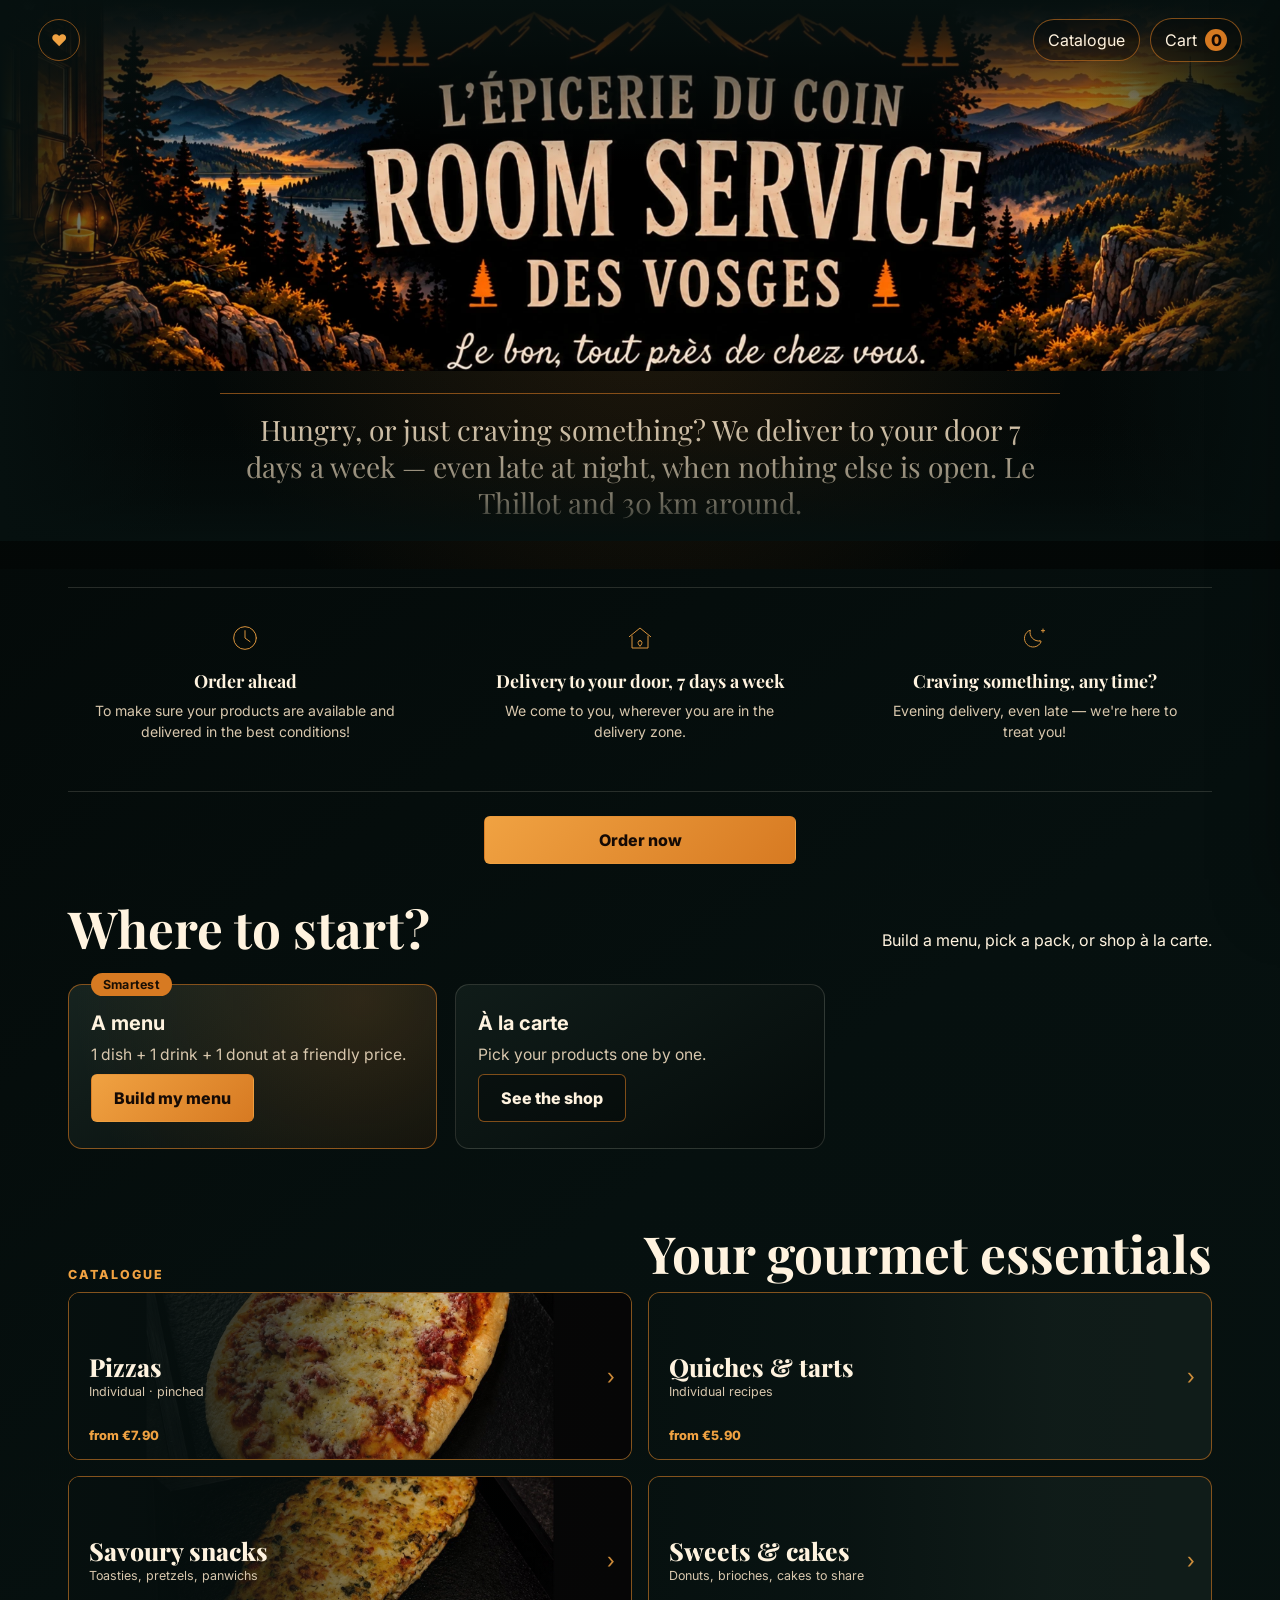
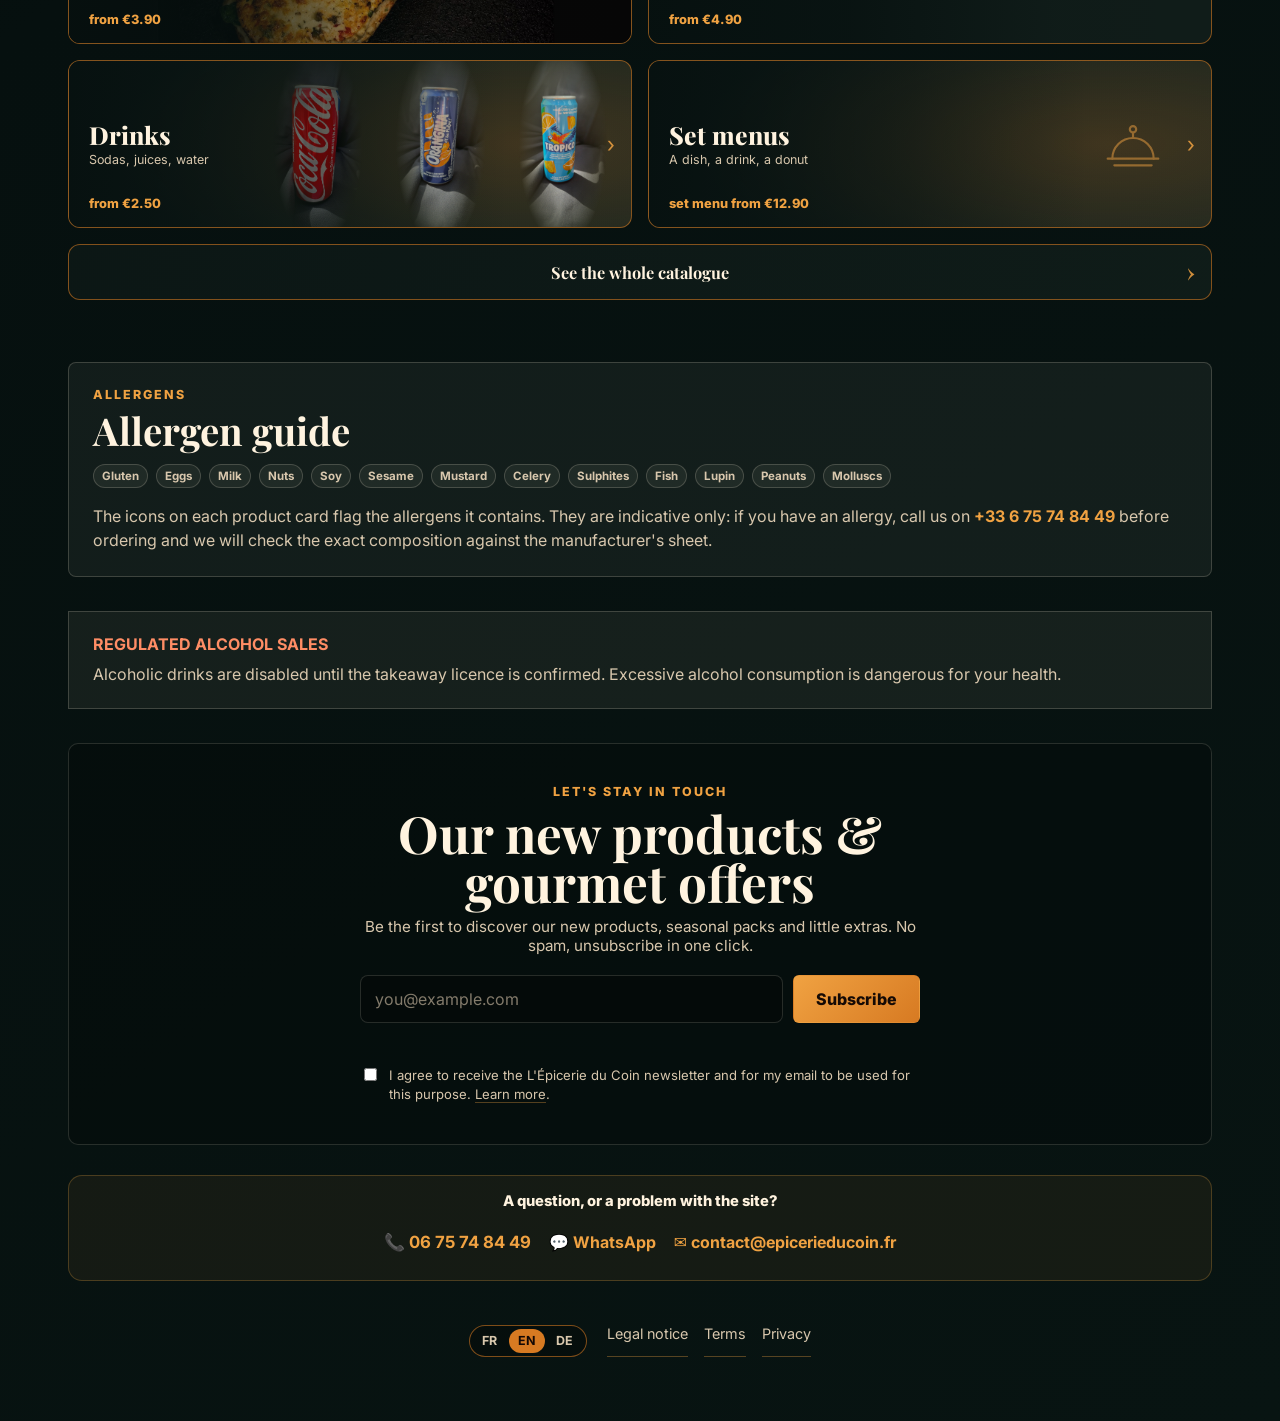
<file: index.html>
<!doctype html>
<html lang="fr">
  <head>
    <meta charset="UTF-8" />
    <meta name="viewport" content="width=device-width, initial-scale=1.0" />
    <meta name="facebook-domain-verification" content="o2ktb5gvhfooelqufmgys62ij73ph2" />
    <title>L'Épicerie du Coin — Livraison de repas 7j/7 au Thillot</title>
    <meta
      name="description"
      content="Pizzas, quiches, snacking et douceurs livrés chez vous 7j/7, même tard le soir. Le Thillot et 30 km alentour. Commande en ligne, paiement par carte ou en espèces."
    />
    <link rel="canonical" href="https://epicerieducoin.fr/" />

    <!-- Partage social. Sans ces balises, un lien colle dans WhatsApp, Messenger
         ou un post Facebook n'affichait ni titre, ni image, ni description :
         juste une adresse grise. Pour une boutique dont tout le trafic vient
         des reseaux, c'est la premiere chose qu'on voit d'elle. -->
    <meta property="og:type" content="website" />
    <meta property="og:site_name" content="L'Épicerie du Coin" />
    <meta property="og:locale" content="fr_FR" />
    <meta property="og:url" content="https://epicerieducoin.fr/" />
    <meta property="og:title" content="L'Épicerie du Coin — Livraison de repas 7j/7 au Thillot" />
    <meta
      property="og:description"
      content="Pizzas, quiches, snacking et douceurs livrés chez vous 7j/7, même tard le soir. Le Thillot et 30 km alentour."
    />
    <meta property="og:image" content="https://epicerieducoin.fr/assets/og-epicerie.jpg?v=1" />
    <meta property="og:image:width" content="800" />
    <meta property="og:image:height" content="420" />
    <meta property="og:image:alt" content="Quiche tartiflette de L'Épicerie du Coin, livrée au Thillot" />
    <meta name="twitter:card" content="summary_large_image" />
    <meta name="twitter:title" content="L'Épicerie du Coin — Livraison de repas 7j/7 au Thillot" />
    <meta
      name="twitter:description"
      content="Pizzas, quiches, snacking et douceurs livrés chez vous 7j/7, même tard le soir. Le Thillot et 30 km alentour."
    />
    <meta name="twitter:image" content="https://epicerieducoin.fr/assets/og-epicerie.jpg?v=1" />

    <!-- Donnees structurees : ce qui dit a Google qu'on est un commerce local,
         avec son adresse, son telephone et sa zone de livraison. C'est ce qui
         fait apparaitre la fiche dans « livraison de repas pres de moi ».
         Les horaires ne sont PAS declares tant qu'ils ne sont pas arretes :
         Google les afficherait, et le client s'y fierait. -->
    <script type="application/ld+json">
      {
        "@context": "https://schema.org",
        "@type": "GroceryStore",
        "name": "L'Épicerie du Coin",
        "url": "https://epicerieducoin.fr/",
        "image": "https://epicerieducoin.fr/assets/og-epicerie.jpg",
        "description": "Pizzas, quiches, snacking et douceurs livrés chez vous 7j/7, même tard le soir, au Thillot et 30 km alentour.",
        "telephone": "+33675748449",
        "email": "contact@epicerieducoin.fr",
        "address": {
          "@type": "PostalAddress",
          "streetAddress": "12 Rue de la Plaine",
          "postalCode": "88160",
          "addressLocality": "Le Thillot",
          "addressRegion": "Vosges",
          "addressCountry": "FR"
        },
        "areaServed": {
          "@type": "GeoCircle",
          "geoMidpoint": {
            "@type": "GeoCoordinates",
            "latitude": 47.8775,
            "longitude": 6.7656
          },
          "geoRadius": "30000"
        },
        "openingHoursSpecification": [
          {
            "@type": "OpeningHoursSpecification",
            "dayOfWeek": [
              "Monday",
              "Tuesday",
              "Wednesday",
              "Thursday",
              "Friday",
              "Saturday",
              "Sunday"
            ],
            "opens": "11:00",
            "closes": "00:00"
          }
        ],
        "hasMenu": "https://epicerieducoin.fr/#catalogue",
        "priceRange": "€",
        "currenciesAccepted": "EUR",
        "paymentAccepted": "Carte bancaire, Espèces"
      }
    </script>
    <link rel="preconnect" href="https://fonts.googleapis.com" />
    <link rel="preconnect" href="https://fonts.gstatic.com" crossorigin />
    <link
      href="https://fonts.googleapis.com/css2?family=Inter:wght@400;500;600;700;800&family=Playfair+Display:wght@700;800&family=Satisfy&display=swap"
      rel="stylesheet"
    />
  <link rel="stylesheet" href="styles.css?v=slot70" />
  <!-- Meta Pixel -->
  <script>
    !function(f,b,e,v,n,t,s){if(f.fbq)return;n=f.fbq=function(){n.callMethod?
    n.callMethod.apply(n,arguments):n.queue.push(arguments)};if(!f._fbq)f._fbq=n;
    n.push=n;n.loaded=!0;n.version='2.0';n.queue=[];t=b.createElement(e);t.async=!0;
    t.src=v;s=b.getElementsByTagName(e)[0];s.parentNode.insertBefore(t,s)}
    (window,document,'script','https://connect.facebook.net/en_US/fbevents.js');
    fbq('init','1433295321964680');
    fbq('track','PageView');
  </script>
  <noscript><img height="1" width="1" style="display:none"
    src="https://www.facebook.com/tr?id=1433295321964680&ev=PageView&noscript=1"/></noscript>
  <!-- End Meta Pixel -->
  <!-- Microsoft Clarity -->
  <script type="text/javascript">
    (function(c,l,a,r,i,t,y){c[a]=c[a]||function(){(c[a].q=c[a].q||[]).push(arguments)};t=l.createElement(r);t.async=1;t.src="https://www.clarity.ms/tag/"+i;y=l.getElementsByTagName(r)[0];y.parentNode.insertBefore(t,y);})(window,document,"clarity","script","xx9o3zvq5b");
  </script>
  <!-- End Microsoft Clarity -->
  </head>
  <body>
    <div class="app-shell">
      <header class="hero">
        <nav class="topbar" aria-label="Navigation principale">
          <!-- Le nom de la boutique est ecrit juste en dessous, en tres grand,
               dans la photo : le repeter ici en petit n'apporte rien. Il reste
               la pastille, qui garde le lien de retour et sert de marque. -->
          <a class="brand brand-mark-only" href="#catalogue" aria-label="L'Épicerie du Coin">
            <span class="brand-mark">❤</span>
          </a>
          <div class="nav-actions">
            <a href="#catalogue" data-i18n="nav_catalogue">Catalogue</a>
            <button class="cart-chip" type="button" data-cart-open>
              <span data-i18n="nav_cart">Panier</span>
              <span data-cart-count>0</span>
            </button>
          </div>
        </nav>

        <section class="hero-cover" aria-label="L'Épicerie du Coin">
          <!-- La version WebP pèse 85 Ko contre 1 Mo pour le PNG : c'est la
               première image affichée, donc celle qui décide si le visiteur
               reste ou repart. Les navigateurs qui ignorent WebP retombent
               automatiquement sur le PNG d'origine. -->
          <picture>
            <source srcset="assets/hero-cover-vosges.webp" type="image/webp" />
            <img src="assets/hero-cover-vosges.png" width="2000" height="593" fetchpriority="high" alt="L'Épicerie du Coin Room Service des Vosges - Le bon, tout près de chez vous." />
          </picture>
          <div class="hero-note">
            <p data-i18n="hero_note">
              Une envie, une petite faim ? On vous livre chez vous 7j/7 — même tard le soir, quand plus rien n'est ouvert. Le Thillot et 30 km alentour.
            </p>
          </div>
        </section>
      </header>

      <main>
        <section class="service-strip" id="livraison" aria-label="Services">
          <!-- Une seule famille de pictogrammes, trait fin, au même gabarit
               (48, stroke 1.5) que ceux du menu par familles. Les anciens
               venaient de deux jeux différents — l'un avec des rayons autour
               du cadran, l'autre sans — et la troisième carte n'en avait
               aucune. -->
          <article class="service-order">
            <span aria-hidden="true">
              <svg viewBox="0 0 48 48" fill="none" stroke="currentColor" stroke-width="1.5" stroke-linecap="round" stroke-linejoin="round"><circle cx="24" cy="24" r="17"/><path d="M24 13v11l7.5 5.5"/></svg>
            </span>
            <strong data-i18n-html="svc_order_title">Commander à l'avance</strong>
            <p data-i18n="svc_order_text">Pour être sûr que vos produits soient disponibles et livrés dans les meilleures conditions !</p>
          </article>
          <article class="service-delivery">
            <span aria-hidden="true">
              <svg viewBox="0 0 48 48" fill="none" stroke="currentColor" stroke-width="1.5" stroke-linecap="round" stroke-linejoin="round"><path d="M8 22 24 9l16 13"/><path d="M12 21v18h24V21"/><path d="M24 28a3 3 0 0 1 3 3c0 2-3 5.5-3 5.5S21 33 21 31a3 3 0 0 1 3-3Z"/></svg>
            </span>
            <strong data-i18n-html="svc_delivery_title">Livraison à votre adresse, 7 jours sur 7</strong>
            <p data-i18n="svc_delivery_text">On arrive chez vous, où que vous soyez dans la zone.</p>
          </article>
          <article class="service-treat">
            <span aria-hidden="true">
              <svg viewBox="0 0 48 48" fill="none" stroke="currentColor" stroke-width="1.5" stroke-linecap="round" stroke-linejoin="round"><path d="M31.5 28.5A13 13 0 0 1 17 12.2a13 13 0 1 0 16.3 17.1 13.4 13.4 0 0 1-1.8-.8Z"/><path d="M36 10.5v5M38.5 13h-5"/></svg>
            </span>
            <strong data-i18n="svc_treat_title">Une envie à toute heure ?</strong>
            <p data-i18n="svc_treat_text">On est là pour vous régaler !</p>
          </article>
        </section>

        <div class="main-actions" aria-label="Actions principales">
          <a class="primary-btn" href="#catalogue" data-i18n="cta_shop">Commander maintenant</a>
          <a class="ghost-btn" href="#packs" data-i18n="cta_packs">Voir nos packs</a>
        </div>

        <section class="doors" id="doors" aria-label="Par où commencer">
          <div class="section-heading">
            <h2 data-i18n="doors_title">Par où commencer ?</h2>
            <p data-i18n="doors_sub">Composez un menu, choisissez un pack ou piochez à la carte.</p>
          </div>
          <div class="doors-grid">
            <article class="door door-menu">
              <span class="door-badge" data-i18n="door_menu_badge">Le + malin</span>
              <h3 data-i18n="door_menu_title">Un menu</h3>
              <p data-i18n="door_menu_desc">1 plat + 1 boisson + 1 donut à prix doux.</p>
              <button class="primary-btn" type="button" data-open-composer data-i18n="door_menu_cta">Composer mon menu</button>
            </article>
            <article class="door">
              <h3 data-i18n="door_pack_title">Un pack</h3>
              <p data-i18n="door_pack_desc">Des sélections prêtes pour plusieurs personnes.</p>
              <a class="ghost-btn" href="#packs" data-i18n="door_pack_cta">Voir les packs</a>
            </article>
            <article class="door">
              <h3 data-i18n="door_product_title">À la carte</h3>
              <p data-i18n="door_product_desc">Choisissez vos produits un à un.</p>
              <a class="ghost-btn" href="#catalogue" data-i18n="door_product_cta">Voir la boutique</a>
            </article>
          </div>
        </section>

        <section class="catalogue" id="catalogue">
          <div class="section-heading">
            <p class="eyebrow" data-i18n="cat_eyebrow">Catalogue</p>
            <h2 data-i18n="cat_title">Vos essentiels gourmands</h2>
          </div>

          <!-- Bandeau « Top ventes » : rempli depuis les vraies commandes (RPC
               list_top_products). Masqué tant qu'il n'y a pas assez de données. -->
          <section class="top-sellers hidden" data-top-sellers aria-labelledby="top-sellers-title">
            <h3 class="top-sellers-title" id="top-sellers-title" data-i18n="top_sellers_title">
              Les plus commandés
            </h3>
            <div class="top-sellers-rail" data-top-sellers-rail tabindex="0"></div>
          </section>

          <!-- Menu par familles : six bandes au lieu de treize onglets. Les
               anciennes catégories ne disparaissent pas, elles deviennent les
               sous-sections à l'intérieur d'une famille. Les bandes sont
               construites en JS pour porter le vrai nombre de références et le
               vrai prix d'appel. -->
          <div class="family-menu" data-family-menu></div>

          <div class="family-bar hidden" data-family-bar>
            <button class="family-back" type="button" data-family-back>
              <span aria-hidden="true">&lsaquo;</span>
              <span data-i18n="family_back">Les familles</span>
            </button>
            <strong class="family-current" data-family-current></strong>
          </div>

          <div class="category-tabs hidden" role="tablist" aria-label="Catégories produits">
            <button class="active" type="button" data-filter="all" data-i18n-cat="all">Tout</button>
            <button type="button" data-filter="quiches" data-i18n-cat="quiches">Quiches</button>
            <button type="button" data-filter="snacking" data-i18n-cat="snacking">Snacking</button>
            <button type="button" data-filter="pizzas" data-i18n-cat="pizzas">Pizzas individuelles</button>
            <button type="button" data-filter="pizzas-26" data-i18n-cat="pizzas-26">Pizzas 26 cm</button>
            <button type="button" data-filter="pizza-pincees" data-i18n-cat="pizza-pincees">Pizzas pincées</button>
            <button type="button" data-filter="panwichs" data-i18n-cat="panwichs">Panwichs</button>
            <button type="button" data-filter="douceurs" data-i18n-cat="douceurs">Douceurs</button>
            <button type="button" data-filter="softs" data-i18n-cat="softs">Softs</button>
            <button type="button" data-filter="eaux" data-i18n-cat="eaux">Eaux</button>
            <button type="button" data-filter="jus" data-i18n-cat="jus">Jus premium</button>
            <button type="button" data-filter="bieres" data-i18n-cat="bieres">Bières</button>
            <button type="button" data-filter="vins" data-i18n-cat="vins">Vins</button>
            <button type="button" data-filter="bulles" data-i18n-cat="bulles">Bulles</button>
            <button type="button" data-filter="pack" data-i18n-cat="pack">Packs</button>
          </div>

          <div class="product-grid hidden" data-product-grid></div>

          <!-- Catalogue de secours, affiché uniquement si le JavaScript ne
               fonctionne pas. Tout le catalogue est construit par script.js :
               la page envoyée par le serveur ne contenait AUCUN nom de produit.
               Un controle automatique qui n'execute pas les scripts ouvrait
               donc ?p=bretzel-gratine-lard sur une page ne mentionnant nulle
               part le bretzel annonce — ce qui ressemble a un faux lien. Meta a
               refuse l'annonce du bretzel le 16 octobre a 2h03, puis l'a
               retablie a 5h44.
               Genere par scripts/generer-catalogue-statique.mjs — NE PAS
               modifier a la main, le bloc est reecrit. -->
          <!-- CATALOGUE-STATIQUE:DEBUT -->
          <noscript>
            <section class="catalogue-secours" aria-label="Catalogue">
              <h3>Notre catalogue</h3>
              <p>
                Livraison 7j/7 au Thillot et 30 km alentour, même tard le soir.
                Pour commander en ligne, activez JavaScript, ou appelez le
                <a href="tel:+33675748449">06 75 74 84 49</a>.
              </p>
              <ul>
              <li><a href="?p=quiche-lorraine">Quiche lorraine</a> — 5,90 €</li>
              <li><a href="?p=quiche-saumon">Quiche saumon &amp; brocoli</a> — 5,90 €</li>
              <li><a href="?p=quiche-epinards">Quiche épinards, pignons de pin</a> — 5,90 €</li>
              <li><a href="?p=quiche-poulet">Quiche poulet</a> — 5,90 €</li>
              <li><a href="?p=quiche-dinde-halal">Quiche dinde halal</a> — 5,90 €</li>
              <li><a href="?p=quiche-poireaux">Quiche poireaux</a> — 5,90 €</li>
              <li><a href="?p=quiche-mediterraneenne">Quiche méditerranéenne</a> — 5,90 €</li>
              <li><a href="?p=quiche-3-fromages">Quiche 3 fromages</a> — 5,90 €</li>
              <li><a href="?p=quiche-chevre-tomate">Quiche chèvre tomate</a> — 5,90 €</li>
              <li><a href="?p=quiche-tartiflette">Quiche tartiflette</a> — 5,90 €</li>
              <li><a href="?p=croque">Croque-monsieur premium</a> — 8,90 €</li>
              <li><a href="?p=bretzel-nature">Bretzel nature</a> — 3,90 €</li>
              <li><a href="?p=bretzel-gratine-lard">Bretzel gratiné lard &amp; emmental</a> — 5,90 €</li>
              <li><a href="?p=pizza-napolitaine">Pizza napolitaine</a> — 8,90 €</li>
              <li><a href="?p=pizza-jambon-fromage">Pizza jambon fromage</a> — 8,90 €</li>
              <li><a href="?p=pizza-chevre">Pizza chèvre miel</a> — 8,90 €</li>
              <li><a href="?p=pizza-4-fromages">Pizza 4 fromages</a> — 8,90 €</li>
              <li><a href="?p=pizza-pincee-margherita">Pizza pincée margherita</a> — 7,90 €</li>
              <li><a href="?p=pizza-pincee-diavola">Pizza pincée diavola</a> — 7,90 €</li>
              <li><a href="?p=pizza-pincee-jambon">Pizza pincée jambon fromage</a> — 7,90 €</li>
              <li><a href="?p=panwich-jambon-emmental">Panwich jambon emmental</a> — 8,90 €</li>
              <li><a href="?p=panwich-mozzarella-pesto">Panwich mozzarella tomate pesto</a> — 8,90 €</li>
              <li><a href="?p=panwich-jambon-fromage">Panwich jambon fromage emmental</a> — 8,90 €</li>
              <li><a href="?p=donut-speculoos">Donut Spéculoos</a> — 4,90 €</li>
              <li><a href="?p=donut-lion">Donut Lion</a> — 4,90 €</li>
              <li><a href="?p=brioche-babka">Brioche Babka</a> — 14,90 €</li>
              <li><a href="?p=cake-marbre-rocher">Cake marbré rocher</a> — 24,90 €</li>
              <li><a href="?p=carrot-cake">Carrot cake</a> — 19,90 €</li>
              <li><a href="?p=cake-citron">Cake citron</a> — 18,90 €</li>
              <li><a href="?p=cake-marbre">Cake marbré</a> — 17,90 €</li>
              <li><a href="?p=cake-pain-epices">Cake pain d'épices</a> — 17,90 €</li>
              <li><a href="?p=kouglof-sucre">Kouglof sucré</a> — 14,90 €</li>
              <li><a href="?p=evian">Evian 50 cl</a> — 2,50 €</li>
              <li><a href="?p=perrier-33">Perrier 33 cl</a> — 3,50 €</li>
              <li><a href="?p=san-pellegrino-50">San Pellegrino 50 cl</a> — 3,90 €</li>
              <li><a href="?p=coca">Coca-Cola 33 cl</a> — 3,50 €</li>
              <li><a href="?p=coca-zero">Coca-Cola Zero 33 cl</a> — 3,50 €</li>
              <li><a href="?p=ice-tea-peche">Ice Tea pêche</a> — 3,50 €</li>
              <li><a href="?p=oasis-tropical">Tropico</a> — 3,50 €</li>
              <li><a href="?p=orangina">Orangina</a> — 3,90 €</li>
              <li><a href="?p=schweppes-agrumes">Schweppes Agrumes</a> — 3,90 €</li>
              <li><a href="?p=lemonaid-citron">Lemonaid citron bio</a> — 5,90 €</li>
              <li><a href="?p=lemonaid-passion">Lemonaid passion bio</a> — 5,90 €</li>
              <li><a href="?p=lemonaid-ginger">Lemonaid ginger bio</a> — 5,90 €</li>
              <li><a href="?p=jus-goyave-litchi">Jus goyave - litchi 25 cl</a> — 3,90 €</li>
              <li><a href="?p=jus-pomme-kiwi">Jus pomme - kiwi 25 cl</a> — 3,90 €</li>
              <li><a href="?p=jus-ananas-gingembre">Jus ananas - gingembre 25 cl</a> — 3,90 €</li>
              <li><a href="?p=desperados">Desperados 33 cl</a> — 5,90 €</li>
              <li><a href="?p=heineken">Heineken 33 cl</a> — 4,90 €</li>
              <li><a href="?p=corona">Corona 33 cl</a> — 5,90 €</li>
              <li><a href="?p=lorraine-peu-blond">Lorraine Peu Blond</a> — 5,90 €</li>
              <li><a href="?p=lorraine-duchasse">Lorraine Duchasse</a> — 6,90 €</li>
              <li><a href="?p=saint-nicolas">Saint Nicolas</a> — 7,50 €</li>
              <li><a href="?p=loroyse-triple">Loroyse Triple</a> — 7,50 €</li>
              <li><a href="?p=noiraude-blanche">Noiraude Blanche</a> — 7,90 €</li>
              <li><a href="?p=riesling-alsace">Riesling</a> — 6,90 €</li>
              <li><a href="?p=chardonnay">Chardonnay Pierres</a> — 19,90 €</li>
              <li><a href="?p=cotes-du-rhone">Côtes-du-Rhône</a> — 19,90 €</li>
              <li><a href="?p=coteaux-aix-rose">Rosé Coteaux d'Aix</a> — 17,90 €</li>
              <li><a href="?p=uby-3">UBY n°3</a> — 19,90 €</li>
              <li><a href="?p=prosecco">Prosecco</a> — 18,90 €</li>
              <li><a href="?p=champagne-brut">Champagne Veuve Pelletier</a> — 39,90 €</li>
              <li><a href="?p=4-fromages">Pizza 4 fromages 26 cm</a> — 12,90 €</li>
              <li><a href="?p=chevre">Pizza chèvre 26 cm</a> — 12,90 €</li>
              <li><a href="?p=chorizo">Pizza chorizo 26 cm</a> — 12,90 €</li>
              <li><a href="?p=margherita">Pizza margherita 26 cm</a> — 12,90 €</li>
              <li><a href="?p=royale">Pizza royale 26 cm</a> — 12,90 €</li>
              <li><a href="?p=saumon">Pizza saumon 26 cm</a> — 12,90 €</li>
              <li><a href="?p=tartiflette">Pizza tartiflette 26 cm</a> — 12,90 €</li>
              <li><a href="?p=vegetarienne">Pizza végétarienne 26 cm</a> — 12,90 €</li>
              </ul>
            </section>
          </noscript>
          <!-- CATALOGUE-STATIQUE:FIN -->
        </section>

        <section class="allergen-panel" aria-label="Légende allergènes">
          <p class="eyebrow" data-i18n="allergen_eyebrow">Allergènes</p>
          <h2 data-i18n="allergen_title">Repères allergènes</h2>
          <div class="allergen-legend">
            <span data-i18n-allergen="Gluten">Gluten</span>
            <span data-i18n-allergen="Œufs">Œufs</span>
            <span data-i18n-allergen="Lait">Lait</span>
            <span data-i18n-allergen="Fruits à coque">Fruits à coque</span>
            <span data-i18n-allergen="Soja">Soja</span>
            <span data-i18n-allergen="Sésame">Sésame</span>
            <span data-i18n-allergen="Moutarde">Moutarde</span>
            <span data-i18n-allergen="Céleri">Céleri</span>
            <span data-i18n-allergen="Sulfites">Sulfites</span>
            <span data-i18n-allergen="Poisson">Poisson</span>
            <span data-i18n-allergen="Lupin">Lupin</span>
            <span data-i18n-allergen="Arachides">Arachides</span>
            <span data-i18n-allergen="Mollusques">Mollusques</span>
          </div>
          <p data-i18n-html="allergen_note">
            Les pictogrammes de chaque fiche produit signalent les allergènes présents. Ils sont donnés à titre indicatif : en cas d'allergie, appelez-nous au <a href="tel:+33675748449">06 75 74 84 49</a> avant de commander, nous vérifions la composition avec la fiche du fabricant.
          </p>
        </section>

        <section class="notice">
          <strong data-i18n="notice_title">Vente d'alcool réglementée</strong>
          <p data-i18n="notice_text">
            Les boissons alcoolisées sont désactivées tant que la licence de vente à emporter n'est pas confirmée. L'abus d'alcool est dangereux pour la santé.
          </p>
        </section>
        <section class="newsletter" id="newsletter" aria-label="Newsletter">
          <div class="newsletter-inner">
            <p class="eyebrow" data-i18n="news_eyebrow">Restons en contact</p>
            <h2 data-i18n-html="news_title">Nos nouveautés &amp; offres gourmandes</h2>
            <p class="newsletter-lead" data-i18n="news_lead">
              Recevez en avant-première nos nouveaux produits, packs de saison et petites attentions. Pas de spam, désinscription en un clic.
            </p>
            <form class="newsletter-form" data-newsletter-form novalidate>
              <div class="newsletter-row">
                <input
                  type="email"
                  name="email"
                  autocomplete="email"
                  placeholder="vous@exemple.fr"
                  data-i18n-ph="news_email_ph"
                  aria-label="Votre email"
                  data-i18n-aria="news_email_aria"
                  required
                />
                <button class="primary-btn" type="submit" data-i18n="news_submit">Je m'inscris</button>
              </div>
              <p class="newsletter-message" data-newsletter-message aria-live="polite"></p>
              <label class="newsletter-consent" data-newsletter-consent>
                <input type="checkbox" name="consent" />
                <span data-i18n-html="news_consent">J'accepte de recevoir la newsletter de L'Épicerie du Coin et que mon email soit utilisé à cette fin. <a href="confidentialite.html">En savoir plus</a>.</span>
              </label>
            </form>
          </div>
        </section>
        <!-- Contact bien visible : sans lui, un client bloqué par un bug ou une
             question sur un produit n'a aucun moyen de joindre la boutique. -->
        <section class="contact-strip" aria-labelledby="contact-strip-title">
          <p class="contact-strip-title" id="contact-strip-title" data-i18n="contact_title">
            Une question, un souci sur le site ?
          </p>
          <div class="contact-strip-links">
            <a class="contact-phone" href="tel:+33675748449">📞 06 75 74 84 49</a>
            <a href="https://wa.me/33675748449" target="_blank" rel="noopener">💬 WhatsApp</a>
            <a href="mailto:contact@epicerieducoin.fr">✉️ contact@epicerieducoin.fr</a>
          </div>
        </section>

        <footer class="legal-footer">
          <div class="lang-switch" role="group" data-i18n-aria="lang_aria" aria-label="Choisir la langue">
            <button type="button" data-lang-set="fr" aria-pressed="false">FR</button>
            <button type="button" data-lang-set="en" aria-pressed="false">EN</button>
            <button type="button" data-lang-set="de" aria-pressed="false">DE</button>
          </div>
          <a href="mentions-legales.html" data-i18n="footer_legal">Mentions légales</a>
          <a href="cgv.html" data-i18n="footer_cgv">CGV</a>
          <a href="confidentialite.html" data-i18n="footer_privacy">Confidentialité</a>
        </footer>
      </main>
    </div>

    <aside class="cart-panel" data-cart-panel aria-label="Panier">
      <div class="cart-header">
        <div>
          <p class="eyebrow" data-i18n="cart_eyebrow">Commande</p>
          <h2 data-i18n="cart_title">Votre panier</h2>
        </div>
        <button class="icon-btn" type="button" data-cart-close aria-label="Fermer le panier" data-i18n-aria="cart_close_aria">×</button>
      </div>
      <button type="button" class="cart-promo-banner hidden" data-promo-banner>
        <span class="cart-promo-emoji" aria-hidden="true">🎁</span>
        <span class="cart-promo-text">
          <strong data-i18n="cart_promo_title">Première commande ?</strong>
          <span data-i18n="cart_promo_sub">Code BIENVENUE10 : −10 % en un clic</span>
        </span>
      </button>
      <div class="cart-items" data-cart-items>
        <p class="empty-cart" data-i18n="cart_empty">Votre panier est vide.</p>
      </div>
      <div class="cart-footer">
        <form class="checkout-form hidden" data-checkout-form>
          <button
            type="button"
            class="checkout-options-toggle"
            data-checkout-options-toggle
            aria-expanded="false"
            aria-controls="checkout-options"
          >
            <span class="checkout-options-recap" data-checkout-options-recap></span>
            <span class="checkout-options-edit" data-i18n="options_edit">Modifier</span>
          </button>
          <div class="checkout-options hidden" id="checkout-options" data-checkout-options>
          <fieldset class="pay-choice full-field">
            <legend data-i18n="delivery_when">Quand souhaitez-vous être livré ?</legend>
            <div class="pay-options">
              <label class="pay-option">
                <input type="radio" name="deliveryWhen" value="asap" checked />
                <span class="pay-icon" aria-hidden="true">🚀</span>
                <span class="pay-label" data-i18n="delivery_asap">Au plus vite</span>
                <span class="pay-sub" data-i18n="delivery_asap_sub">dès que possible</span>
              </label>
              <label class="pay-option">
                <input type="radio" name="deliveryWhen" value="scheduled" />
                <span class="pay-icon" aria-hidden="true">📅</span>
                <span class="pay-label" data-i18n="delivery_scheduled">Planifier</span>
                <span class="pay-sub" data-i18n="delivery_scheduled_sub">choisir un créneau</span>
              </label>
            </div>
            <p class="checkout-note compact schedule-inset" data-asap-note data-i18n="delivery_asap_note">
              On vous confirme l'heure exacte par WhatsApp juste après votre commande.
            </p>
            <div class="checkout-grid schedule-inset hidden" data-schedule-fields>
              <label>
                <span data-i18n="f_date">Jour souhaité</span>
                <input type="date" name="date" />
              </label>
              <label>
                <span data-i18n="f_slot">Créneau souhaité</span>
                <input type="time" name="slot" />
              </label>
            </div>
          </fieldset>
          <p class="checkout-note compact" data-delivery-hint></p>
          <fieldset class="pay-choice full-field">
            <legend data-i18n="delivery_method">Mode de livraison</legend>
            <div class="pay-options">
              <label class="pay-option">
                <input type="radio" name="deliveryTemp" value="hot" checked />
                <span class="pay-icon" aria-hidden="true">🔥</span>
                <span class="pay-label" data-i18n="delivery_hot">Chaude, prête à déguster</span>
                <span class="pay-sub" data-i18n="delivery_hot_sub">recommandé le soir</span>
              </label>
              <label class="pay-option">
                <input type="radio" name="deliveryTemp" value="cold" />
                <span class="pay-icon" aria-hidden="true">🍽️</span>
                <span class="pay-label" data-i18n="delivery_cold">À réchauffer chez vous</span>
                <span class="pay-sub" data-i18n="delivery_cold_sub">four 10 min, à votre rythme</span>
              </label>
            </div>
          </fieldset>
          <p class="checkout-note hidden" data-reheat-note data-i18n="checkout_reheat_note">
            Vos plats sont livrés prêts à réchauffer. Préchauffez votre four 10 à 15 minutes avant dégustation.
          </p>
          </div>
          <!-- Le paiement reste TOUJOURS visible, contrairement aux deux choix
               ci-dessus. Replie le 9 aout avec eux, il etait devenu invisible :
               le client lisait « 💳 Carte » dans la ligne recap et rien ne lui
               disait qu'un autre choix existait. Zero paiement en especes entre
               le 3 et le 13 octobre, puis un client a telephone le 18 pour
               demander ou etait passee l'option.
               Le creneau et la temperature, eux, ont de vraies valeurs par
               defaut que presque personne ne change : ils restent replies. -->
          <fieldset class="pay-choice full-field">
            <legend data-i18n="pay_method">Mode de paiement</legend>
            <div class="pay-options">
              <label class="pay-option">
                <input type="radio" name="payment" value="card" checked />
                <span class="pay-icon" aria-hidden="true">💳</span>
                <span class="pay-label" data-i18n="pay_card">Payer maintenant par carte</span>
              </label>
              <label class="pay-option">
                <input type="radio" name="payment" value="cash" />
                <span class="pay-icon" aria-hidden="true">💶</span>
                <span class="pay-label" data-i18n="pay_cash">En espèces à la livraison</span>
              </label>
            </div>
          </fieldset>
          <div class="promo-field full-field">
            <span class="promo-label" data-i18n="promo_label">Code promo</span>
            <div class="promo-row">
              <input type="text" name="promo" autocomplete="off" placeholder="BIENVENUE10" data-promo-input data-i18n-ph="promo_ph" />
              <button type="button" class="secondary-btn" data-promo-apply data-i18n="promo_apply">Appliquer</button>
            </div>
            <p class="promo-message" data-promo-message aria-live="polite"></p>
          </div>
          <p class="checkout-section" data-i18n="checkout_contact_heading">Vos coordonnées de livraison</p>
          <label>
            <span data-i18n="f_name">Prénom</span>
            <input type="text" name="name" autocomplete="given-name" placeholder="Votre prénom" data-i18n-ph="f_name_ph" required />
          </label>
          <label>
            <span data-i18n="f_phone">Téléphone</span>
            <input type="tel" name="phone" autocomplete="tel" placeholder="+33 ..." required />
          </label>
          <label class="full-field">
            <span data-i18n="f_address">Adresse de livraison</span>
            <input type="text" name="address" autocomplete="street-address" placeholder="N° et rue, ville, résidence, chambre..." data-i18n-ph="f_address_ph" required />
            <button type="button" class="geo-btn" data-geo-locate data-i18n="geo_use">📍 Utiliser ma position</button>
            <p class="geo-message" data-geo-message aria-live="polite"></p>
          </label>
          <label class="full-field">
            <span data-i18n="f_email">Email (facultatif, pour recevoir votre reçu)</span>
            <input type="email" name="email" autocomplete="email" placeholder="vous@exemple.fr" data-i18n-ph="news_email_ph" />
          </label>
          <label class="full-field">
            <span data-i18n="f_notes">Notes</span>
            <textarea name="notes" rows="3" placeholder="Digicode, précision de livraison, allergie à signaler..." data-i18n-ph="f_notes_ph"></textarea>
          </label>
          <label class="checkbox-field hidden" data-alcohol-confirm>
            <input type="checkbox" name="alcoholAge" />
            <span data-i18n="f_alcohol_confirm">Je confirme avoir 18 ans ou plus pour les boissons alcoolisées.</span>
          </label>
        </form>
        <div class="cart-discount hidden" data-cart-discount-row>
          <span data-promo-tag></span>
          <strong data-cart-discount>0,00 €</strong>
        </div>
        <div class="cart-sticky-bar">
          <div class="cart-total">
            <span data-i18n="cart_total">Total estimé</span>
            <strong data-cart-total>0,00 €</strong>
          </div>
          <button class="primary-btn full" type="button" data-checkout>Finaliser ma commande</button>
          <p class="cart-message" data-cart-message aria-live="polite"></p>
          <!-- Sous le bouton, jamais au-dessus : le but est de rattraper celui
               qui hesite, pas de detourner celui qui allait commander seul.
               Le 18 octobre, deux clients ont rempli tout le formulaire sans
               envoyer ; l'un a trouve ce numero sur Facebook et a telephone. -->
          <p class="cart-phone-help">
            <span data-i18n="cart_phone_help">Vous préférez commander de vive voix ?</span>
            <a href="tel:+33675748449">06 75 74 84 49</a>
          </p>
        </div>
      </div>
    </aside>
    <section class="product-modal" data-product-modal aria-label="Détail produit" aria-modal="true">
      <button class="icon-btn modal-close" type="button" data-product-modal-close aria-label="Fermer le détail produit" data-i18n-aria="product_modal_close_aria">×</button>
      <div data-product-modal-content></div>
    </section>
    <section class="menu-composer" data-menu-composer aria-label="Composer un menu" aria-modal="true">
      <button class="icon-btn modal-close" type="button" data-menu-close aria-label="Fermer le composeur de menu" data-i18n-aria="menu_close_aria">×</button>
      <div class="menu-composer-body">
        <p class="eyebrow" data-i18n="menu_modal_title">Composez votre menu</p>
        <p class="menu-composer-sub" data-i18n="menu_modal_sub">1 plat + 1 boisson (sans alcool) + 1 donut.</p>

        <div class="menu-step">
          <h3 data-i18n="menu_pick_formula">1. Votre formule</h3>
          <div class="menu-picker" data-menu-picker></div>
        </div>
        <div class="menu-step" data-menu-slot="plat">
          <h3 data-i18n="menu_pick_plat">2. Votre plat</h3>
          <div class="menu-options"></div>
        </div>
        <div class="menu-step" data-menu-slot="boisson">
          <h3 data-i18n="menu_pick_boisson">3. Votre boisson</h3>
          <div class="menu-options"></div>
        </div>
        <div class="menu-step" data-menu-slot="donut">
          <h3 data-i18n="menu_pick_donut">4. Votre donut</h3>
          <div class="menu-options"></div>
        </div>

        <div class="menu-summary">
          <div class="menu-summary-row">
            <span data-i18n="menu_total_lbl">Prix du menu</span>
            <strong data-menu-total>—</strong>
          </div>
          <div class="menu-summary-row menu-summary-sep">
            <span data-i18n="menu_separate_lbl">Séparément</span>
            <span data-menu-separate>—</span>
          </div>
          <p class="menu-save" data-menu-save></p>
        </div>
        <button class="primary-btn full" type="button" data-menu-add disabled>Choisissez plat, boisson et donut</button>
      </div>
    </section>
    <div class="scrim" data-cart-close data-product-modal-close data-menu-close></div>
    <div class="upsell-modal hidden" data-upsell-modal aria-modal="true" aria-label="Suggestion gourmande">
      <div class="upsell-panel">
        <button class="icon-btn upsell-close" type="button" data-upsell-skip aria-label="Fermer la suggestion" data-i18n-aria="upsell_close_aria">×</button>
        <p class="eyebrow" data-i18n="upsell_eyebrow">Petit plaisir</p>
        <h2 data-i18n="upsell_title">Envie d'un dessert ?</h2>
        <p class="upsell-lead" data-i18n="upsell_lead">Complétez votre commande avec une douceur avant de valider.</p>
        <div class="upsell-list" data-upsell-list></div>
        <button class="ghost-btn full" type="button" data-upsell-continue data-i18n="upsell_continue">Continuer sans dessert</button>
      </div>
    </div>
    <div class="cart-toast" data-cart-toast aria-live="polite"></div>

  <script src="i18n.js?v=slot70"></script>
  <script src="stock.js?v=slot70"></script>
  <script src="script.js?v=lien-annonce-2"></script>
  </body>
</html>
</file>
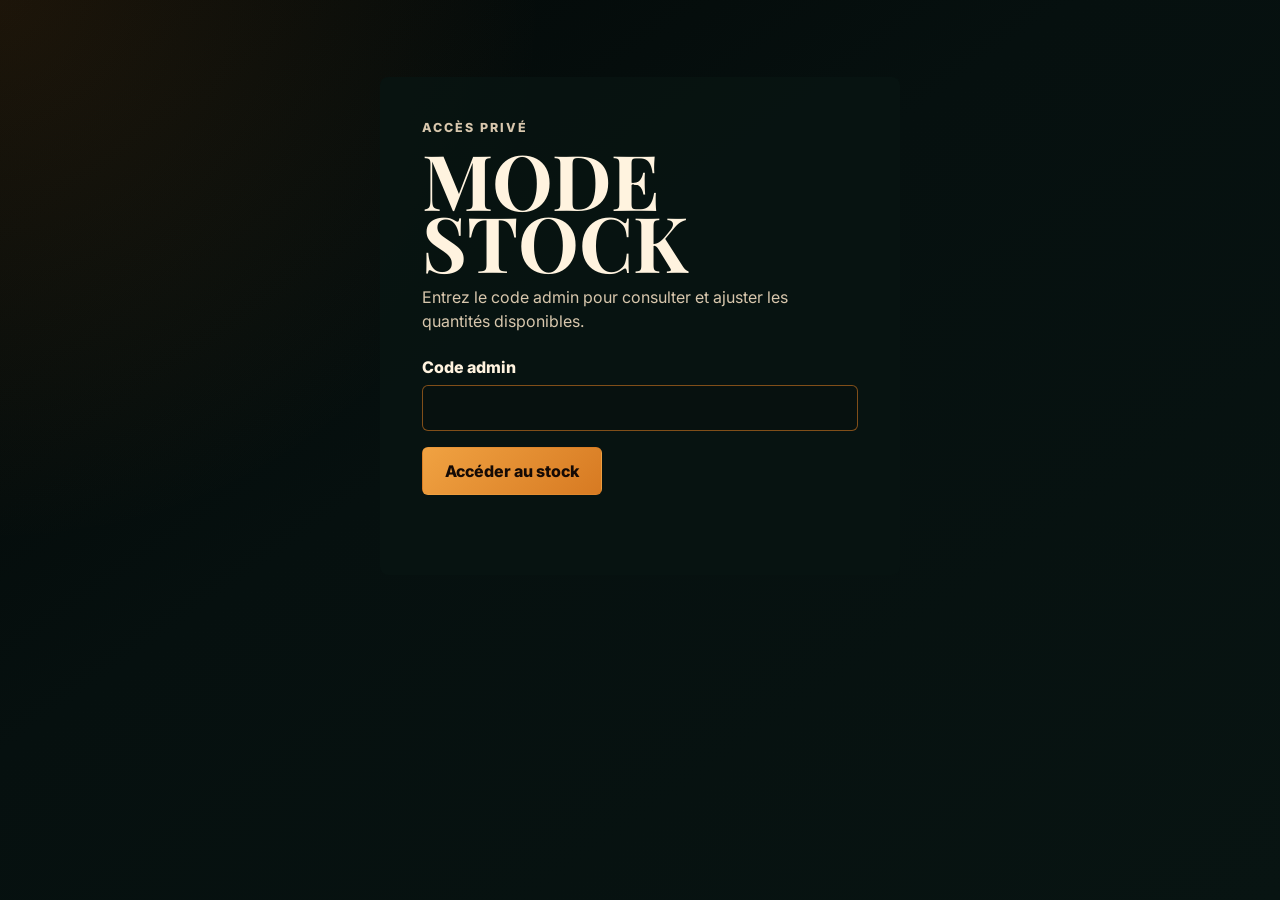
<file: admin.html>
<!doctype html>
<html lang="fr">
  <head>
    <meta charset="UTF-8" />
    <meta name="viewport" content="width=device-width, initial-scale=1.0" />
    <!-- Hors des resultats de recherche. On ne l'interdit PAS dans robots.txt :
         ce fichier est public, et y ecrire le chemin reviendrait a l'annoncer. -->
    <meta name="robots" content="noindex, nofollow" />
    <title>Stock privé - L'Épicerie du Coin</title>
    <link rel="preconnect" href="https://fonts.googleapis.com" />
    <link rel="preconnect" href="https://fonts.gstatic.com" crossorigin />
    <link
      href="https://fonts.googleapis.com/css2?family=Inter:wght@400;500;600;700;800&family=Playfair+Display:wght@700;800&display=swap"
      rel="stylesheet"
    />
    <link rel="stylesheet" href="styles.css?v=charte-1" />
  </head>
  <body class="admin-page">
    <main class="admin-shell">
      <section class="admin-login" data-admin-login>
        <p class="eyebrow">Accès privé</p>
        <h1>Mode stock</h1>
        <p>Entrez le code admin pour consulter et ajuster les quantités disponibles.</p>
        <label>
          Code admin
          <input type="password" data-admin-pin autocomplete="current-password" />
        </label>
        <button class="primary-btn" type="button" data-admin-unlock>Accéder au stock</button>
        <p class="admin-error" data-admin-error></p>
      </section>

      <section class="admin-stock hidden" data-admin-stock>
        <div class="admin-heading">
          <div>
            <p class="eyebrow">Inventaire</p>
            <h1>Stock boutique</h1>
          </div>
          <a class="ghost-btn" href="index.html?v=manual-6#catalogue">Voir la boutique</a>
        </div>

        <div class="admin-tabs" role="tablist" aria-label="Administration">
          <button class="active" type="button" data-admin-view="stock">Stock</button>
          <button type="button" data-admin-view="manual">Commande manuelle</button>
          <button type="button" data-admin-view="produits">Produits</button>
          <button type="button" data-admin-view="packs">Packs</button>
          <button type="button" data-admin-view="closures">Fermetures</button>
          <button type="button" data-admin-view="promos">Promos</button>
          <button type="button" data-admin-view="upsell">Suggestions dessert</button>
          <button type="button" data-admin-view="sales">Suivi CA</button>
          <button type="button" data-admin-view="history">Historique de ventes</button>
          <button type="button" data-admin-view="charte">Charte graphique</button>
          <button class="hidden" type="button" data-sales-filter-open>Filtrer</button>
        </div>

        <div data-admin-panel="stock">
          <div class="stock-table" data-stock-table></div>

          <div class="admin-actions">
            <button class="primary-btn" type="button" data-stock-save>Enregistrer</button>
            <button class="ghost-btn" type="button" data-stock-export>⬇ État des stocks (fournisseur)</button>
            <button class="ghost-btn" type="button" data-stock-reset>Réinitialiser la démo</button>
          </div>
        </div>

        <div class="hidden" data-admin-panel="manual">
          <div class="manual-order">
            <section class="manual-customer">
              <h2>Client</h2>
              <p class="manual-hint">Commande prise par téléphone. Le stock est décrémenté (même en rupture, il peut passer en négatif = survente) et les emails sont envoyés à l'enregistrement.</p>
              <div class="manual-fields">
                <label>Nom *<input type="text" data-manual="name" autocomplete="off" /></label>
                <label>Téléphone *<input type="tel" data-manual="phone" autocomplete="off" /></label>
                <label class="manual-wide">Adresse *<input type="text" data-manual="address" autocomplete="off" /></label>
                <label>Email<input type="email" data-manual="email" autocomplete="off" /></label>
                <label>Date *<input type="date" data-manual="date" /></label>
                <label>Heure *<input type="time" data-manual="time" /></label>
                <label class="manual-wide">Notes<textarea data-manual="notes" rows="2"></textarea></label>
              </div>
            </section>

            <section class="manual-products">
              <h2>Produits</h2>
              <input type="search" class="manual-search" data-manual-search placeholder="Rechercher un produit…" />
              <div class="manual-list" data-manual-list></div>
            </section>

            <section class="manual-summary" data-manual-summary></section>

            <div class="admin-actions">
              <button class="primary-btn" type="button" data-manual-submit>Enregistrer la commande</button>
              <button class="ghost-btn" type="button" data-manual-clear>Vider</button>
            </div>
          </div>
        </div>

        <div class="hidden" data-admin-panel="produits">
          <div class="products-manager" data-products-manager></div>
        </div>

        <div class="hidden" data-admin-panel="packs">
          <div class="pack-manager" data-pack-manager></div>
        </div>

        <div class="hidden" data-admin-panel="closures">
          <div class="closures-manager" data-closures-manager></div>
        </div>

        <div class="hidden" data-admin-panel="promos">
          <div class="promos-manager" data-promos-manager></div>
        </div>

        <div class="hidden" data-admin-panel="upsell">
          <div class="upsell-manager" data-upsell-manager></div>
        </div>

        <div class="hidden" data-admin-panel="sales">
          <div class="qr-stats" data-qr-stats></div>
          <div class="sales-dashboard" data-sales-dashboard></div>
          <div class="admin-actions">
            <button class="ghost-btn" type="button" data-sales-reset>Réinitialiser le suivi CA</button>
          </div>
        </div>

        <div class="hidden" data-admin-panel="history">
          <div class="sales-history" data-sales-history></div>
        </div>

        <!-- Charte graphique : document de référence de la marque, à remettre
             tel quel à un graphiste, une agence ou un prestataire. Il ne dépend
             d'aucun outil. Le PDF est servi en statique depuis ce même dossier. -->
        <div class="hidden" data-admin-panel="charte">
          <div class="charte-panel">
            <div class="charte-intro">
              <p class="eyebrow">Identité de marque</p>
              <h2>Charte graphique</h2>
              <p>
                Le document de référence de L'Épicerie du Coin : couleurs, polices,
                logo, photographie, gabarits, ton et règles d'écriture. Il est fait
                pour être remis tel quel à un graphiste, une agence ou un nouveau
                salarié, sans explication complémentaire, et ne dépend d'aucun logiciel.
              </p>
              <p class="charte-meta">PDF · 13 pages · A4 · Version 1 — novembre 2026</p>
              <a
                class="primary-btn charte-download"
                href="charte-graphique-epicerie-du-coin.pdf"
                download="Charte-graphique-Epicerie-du-Coin.pdf"
                >⬇ Télécharger la charte (PDF)</a
              >
              <a
                class="ghost-btn charte-view"
                href="charte-graphique-epicerie-du-coin.pdf"
                target="_blank"
                rel="noopener"
                >Ouvrir dans un nouvel onglet</a
              >
            </div>

            <div class="charte-summary">
              <h3>Les couleurs</h3>
              <ul class="charte-colors">
                <li><span style="background: #06100f"></span> Nuit · #06100F</li>
                <li><span style="background: #fff3df"></span> Crème · #FFF3DF</li>
                <li><span style="background: #d77a22"></span> Cuivre · #D77A22</li>
                <li><span style="background: #f0a242"></span> Cuivre clair · #F0A242</li>
              </ul>

              <h3>Les polices</h3>
              <ul class="charte-fonts">
                <li><b>Playfair Display</b> — titres et accroches</li>
                <li><b>Satisfy</b> — noms de produits, signature</li>
                <li><b>Inter</b> — texte courant</li>
              </ul>

              <h3>La règle qui prime</h3>
              <p>
                On ne montre jamais un produit qui n'existe pas. La photo réelle sert
                toujours de base : une IA peut composer autour d'elle, jamais fabriquer
                le plat.
              </p>
            </div>
          </div>
        </div>

        <p class="admin-success" data-admin-success></p>
      </section>
    </main>

    <div class="admin-modal hidden" data-sales-modal aria-label="Évolution du CA" aria-modal="true">
      <div class="admin-modal-panel">
        <button class="icon-btn admin-modal-close" type="button" data-sales-modal-close aria-label="Fermer">×</button>
        <div data-sales-chart-modal></div>
      </div>
    </div>

    <div class="admin-modal hidden" data-sales-filter-modal aria-label="Filtrer le suivi CA" aria-modal="true">
      <div class="admin-modal-panel admin-filter-panel">
        <button class="icon-btn admin-modal-close" type="button" data-sales-filter-close aria-label="Fermer">×</button>
        <div data-sales-filter-modal-content></div>
      </div>
    </div>

    <!-- Recadrage photo : une photo prise au téléphone est rarement cadrée pour
         une vignette. On laisse déplacer et zoomer dans un cadre 4/3, qui est
         exactement ce que le client verra sur la fiche produit. -->
    <div class="admin-modal hidden" data-cropper aria-label="Recadrer la photo" aria-modal="true">
      <div class="admin-modal-panel cropper-panel">
        <p class="cropper-title">Recadrez la photo</p>
        <p class="cropper-hint">Faites glisser l'image pour la centrer, utilisez le curseur pour zoomer.</p>
        <div class="cropper-frame" data-cropper-frame>
          <img alt="" data-cropper-image />
        </div>
        <label class="cropper-zoom">
          Zoom
          <input type="range" min="100" max="300" value="100" step="1" data-cropper-zoom />
        </label>
        <div class="admin-actions cropper-actions">
          <button class="primary-btn" type="button" data-cropper-validate>Utiliser cette photo</button>
          <button class="ghost-btn" type="button" data-cropper-cancel>Annuler</button>
        </div>
      </div>
    </div>

    <script src="stock.js?v=pizzas26-manual"></script>
    <script src="admin.js?v=pizzas26-manual"></script>
  </body>
</html>
</file>
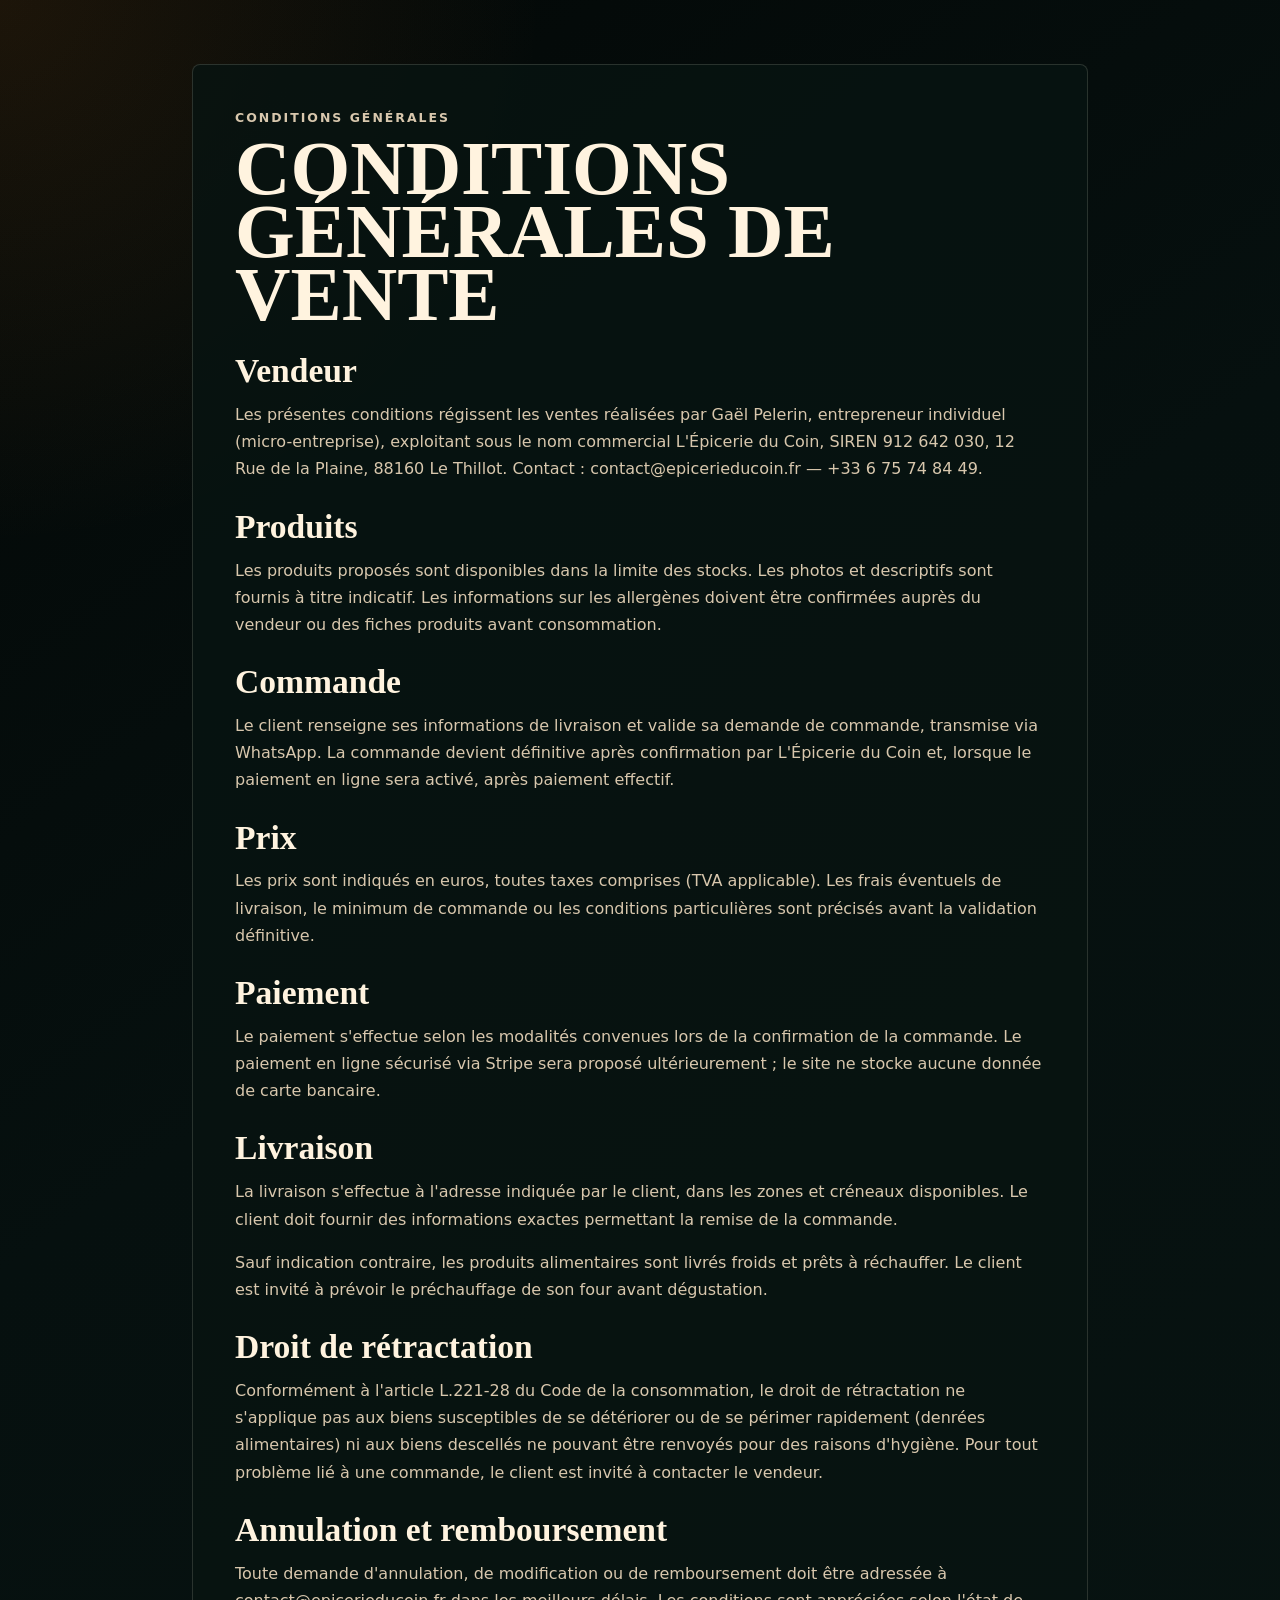
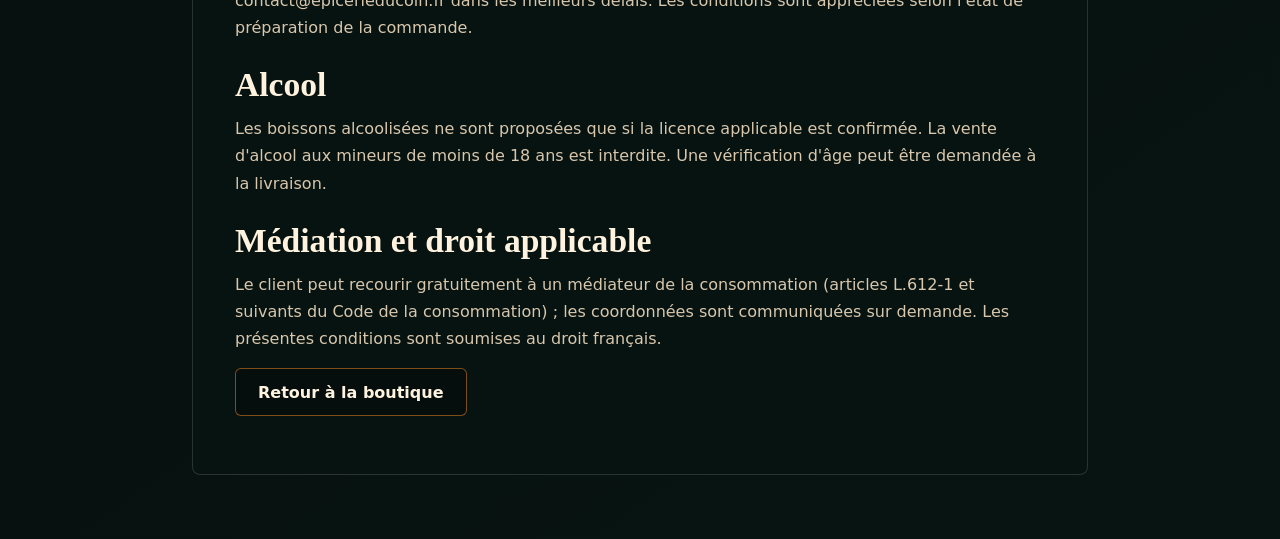
<file: cgv.html>
<!doctype html>
<html lang="fr">
  <head>
    <meta charset="UTF-8" />
    <meta name="viewport" content="width=device-width, initial-scale=1.0" />
    <title>CGV - L'Épicerie du Coin</title>
    <link rel="stylesheet" href="styles.css?v=drinks-4" />
    <!-- Meta Pixel -->
    <script>
      !function(f,b,e,v,n,t,s){if(f.fbq)return;n=f.fbq=function(){n.callMethod?
      n.callMethod.apply(n,arguments):n.queue.push(arguments)};if(!f._fbq)f._fbq=n;
      n.push=n;n.loaded=!0;n.version='2.0';n.queue=[];t=b.createElement(e);t.async=!0;
      t.src=v;s=b.getElementsByTagName(e)[0];s.parentNode.insertBefore(t,s)}
      (window,document,'script','https://connect.facebook.net/en_US/fbevents.js');
      fbq('init','1433295321964680');
      fbq('track','PageView');
    </script>
    <noscript><img height="1" width="1" style="display:none"
      src="https://www.facebook.com/tr?id=1433295321964680&ev=PageView&noscript=1"/></noscript>
    <!-- End Meta Pixel -->

  </head>
  <body class="legal-page">
    <main>
      <article class="legal-document">
        <p class="eyebrow">Conditions générales</p>
        <h1>Conditions générales de vente</h1>

        <h2>Vendeur</h2>
        <p>
          Les présentes conditions régissent les ventes réalisées par Gaël Pelerin, entrepreneur individuel (micro-entreprise), exploitant sous le nom commercial L'Épicerie du Coin, SIREN 912 642 030, 12 Rue de la Plaine, 88160 Le Thillot. Contact : contact@epicerieducoin.fr — +33 6 75 74 84 49.
        </p>

        <h2>Produits</h2>
        <p>
          Les produits proposés sont disponibles dans la limite des stocks. Les photos et descriptifs sont fournis à titre indicatif. Les informations sur les allergènes doivent être confirmées auprès du vendeur ou des fiches produits avant consommation.
        </p>

        <h2>Commande</h2>
        <p>
          Le client renseigne ses informations de livraison et valide sa demande de commande, transmise via WhatsApp. La commande devient définitive après confirmation par L'Épicerie du Coin et, lorsque le paiement en ligne sera activé, après paiement effectif.
        </p>

        <h2>Prix</h2>
        <p>
          Les prix sont indiqués en euros, toutes taxes comprises (TVA applicable). Les frais éventuels de livraison, le minimum de commande ou les conditions particulières sont précisés avant la validation définitive.
        </p>

        <h2>Paiement</h2>
        <p>
          Le paiement s'effectue selon les modalités convenues lors de la confirmation de la commande. Le paiement en ligne sécurisé via Stripe sera proposé ultérieurement ; le site ne stocke aucune donnée de carte bancaire.
        </p>

        <h2>Livraison</h2>
        <p>
          La livraison s'effectue à l'adresse indiquée par le client, dans les zones et créneaux disponibles. Le client doit fournir des informations exactes permettant la remise de la commande.
        </p>
        <p>
          Sauf indication contraire, les produits alimentaires sont livrés froids et prêts à réchauffer. Le client est invité à prévoir le préchauffage de son four avant dégustation.
        </p>

        <h2>Droit de rétractation</h2>
        <p>
          Conformément à l'article L.221-28 du Code de la consommation, le droit de rétractation ne s'applique pas aux biens susceptibles de se détériorer ou de se périmer rapidement (denrées alimentaires) ni aux biens descellés ne pouvant être renvoyés pour des raisons d'hygiène. Pour tout problème lié à une commande, le client est invité à contacter le vendeur.
        </p>

        <h2>Annulation et remboursement</h2>
        <p>
          Toute demande d'annulation, de modification ou de remboursement doit être adressée à contact@epicerieducoin.fr dans les meilleurs délais. Les conditions sont appréciées selon l'état de préparation de la commande.
        </p>

        <h2>Alcool</h2>
        <p>
          Les boissons alcoolisées ne sont proposées que si la licence applicable est confirmée. La vente d'alcool aux mineurs de moins de 18 ans est interdite. Une vérification d'âge peut être demandée à la livraison.
        </p>

        <h2>Médiation et droit applicable</h2>
        <p>
          Le client peut recourir gratuitement à un médiateur de la consommation (articles L.612-1 et suivants du Code de la consommation) ; les coordonnées sont communiquées sur demande. Les présentes conditions sont soumises au droit français.
        </p>

        <p><a class="ghost-btn" href="index.html#catalogue">Retour à la boutique</a></p>
      </article>
    </main>
  </body>
</html>
</file>
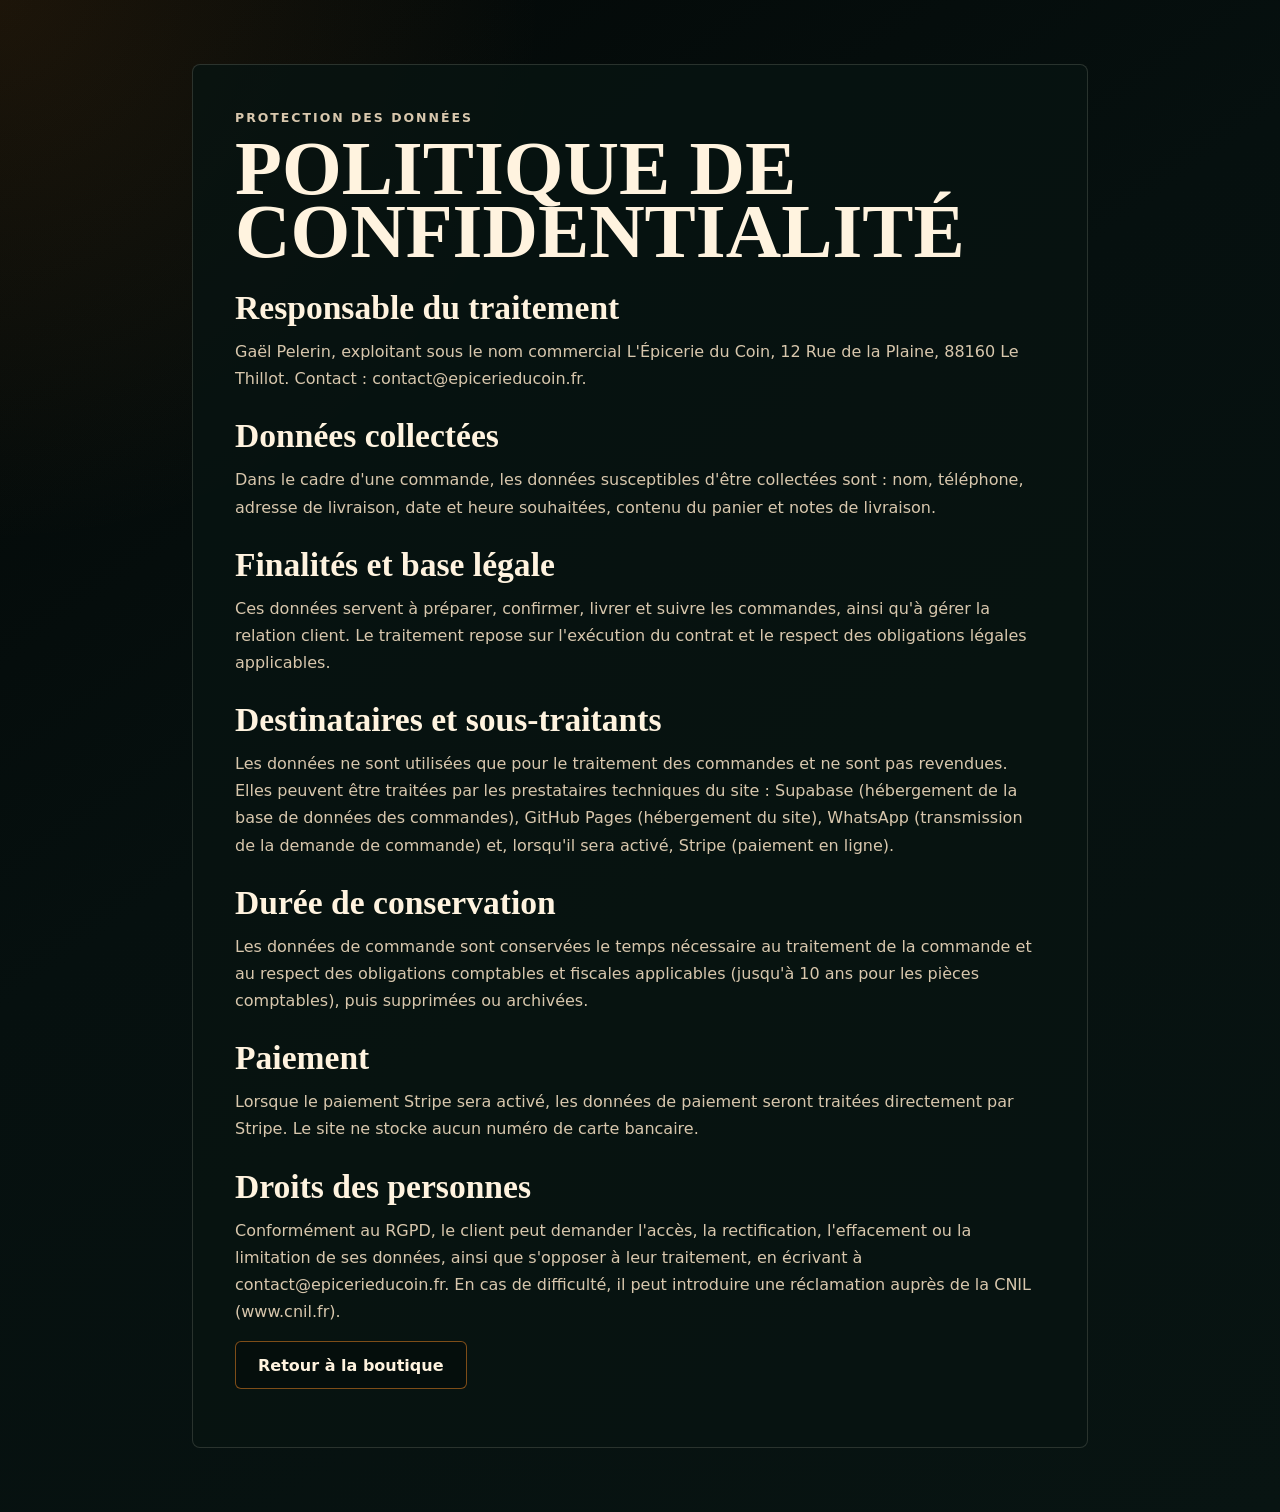
<file: confidentialite.html>
<!doctype html>
<html lang="fr">
  <head>
    <meta charset="UTF-8" />
    <meta name="viewport" content="width=device-width, initial-scale=1.0" />
    <title>Confidentialité - L'Épicerie du Coin</title>
    <link rel="stylesheet" href="styles.css?v=drinks-4" />
    <!-- Meta Pixel -->
    <script>
      !function(f,b,e,v,n,t,s){if(f.fbq)return;n=f.fbq=function(){n.callMethod?
      n.callMethod.apply(n,arguments):n.queue.push(arguments)};if(!f._fbq)f._fbq=n;
      n.push=n;n.loaded=!0;n.version='2.0';n.queue=[];t=b.createElement(e);t.async=!0;
      t.src=v;s=b.getElementsByTagName(e)[0];s.parentNode.insertBefore(t,s)}
      (window,document,'script','https://connect.facebook.net/en_US/fbevents.js');
      fbq('init','1433295321964680');
      fbq('track','PageView');
    </script>
    <noscript><img height="1" width="1" style="display:none"
      src="https://www.facebook.com/tr?id=1433295321964680&ev=PageView&noscript=1"/></noscript>
    <!-- End Meta Pixel -->

  </head>
  <body class="legal-page">
    <main>
      <article class="legal-document">
        <p class="eyebrow">Protection des données</p>
        <h1>Politique de confidentialité</h1>

        <h2>Responsable du traitement</h2>
        <p>
          Gaël Pelerin, exploitant sous le nom commercial L'Épicerie du Coin, 12 Rue de la Plaine, 88160 Le Thillot. Contact : contact@epicerieducoin.fr.
        </p>

        <h2>Données collectées</h2>
        <p>
          Dans le cadre d'une commande, les données susceptibles d'être collectées sont : nom, téléphone, adresse de livraison, date et heure souhaitées, contenu du panier et notes de livraison.
        </p>

        <h2>Finalités et base légale</h2>
        <p>
          Ces données servent à préparer, confirmer, livrer et suivre les commandes, ainsi qu'à gérer la relation client. Le traitement repose sur l'exécution du contrat et le respect des obligations légales applicables.
        </p>

        <h2>Destinataires et sous-traitants</h2>
        <p>
          Les données ne sont utilisées que pour le traitement des commandes et ne sont pas revendues. Elles peuvent être traitées par les prestataires techniques du site : Supabase (hébergement de la base de données des commandes), GitHub Pages (hébergement du site), WhatsApp (transmission de la demande de commande) et, lorsqu'il sera activé, Stripe (paiement en ligne).
        </p>

        <h2>Durée de conservation</h2>
        <p>
          Les données de commande sont conservées le temps nécessaire au traitement de la commande et au respect des obligations comptables et fiscales applicables (jusqu'à 10 ans pour les pièces comptables), puis supprimées ou archivées.
        </p>

        <h2>Paiement</h2>
        <p>
          Lorsque le paiement Stripe sera activé, les données de paiement seront traitées directement par Stripe. Le site ne stocke aucun numéro de carte bancaire.
        </p>

        <h2>Droits des personnes</h2>
        <p>
          Conformément au RGPD, le client peut demander l'accès, la rectification, l'effacement ou la limitation de ses données, ainsi que s'opposer à leur traitement, en écrivant à contact@epicerieducoin.fr. En cas de difficulté, il peut introduire une réclamation auprès de la CNIL (www.cnil.fr).
        </p>

        <p><a class="ghost-btn" href="index.html#catalogue">Retour à la boutique</a></p>
      </article>
    </main>
  </body>
</html>
</file>
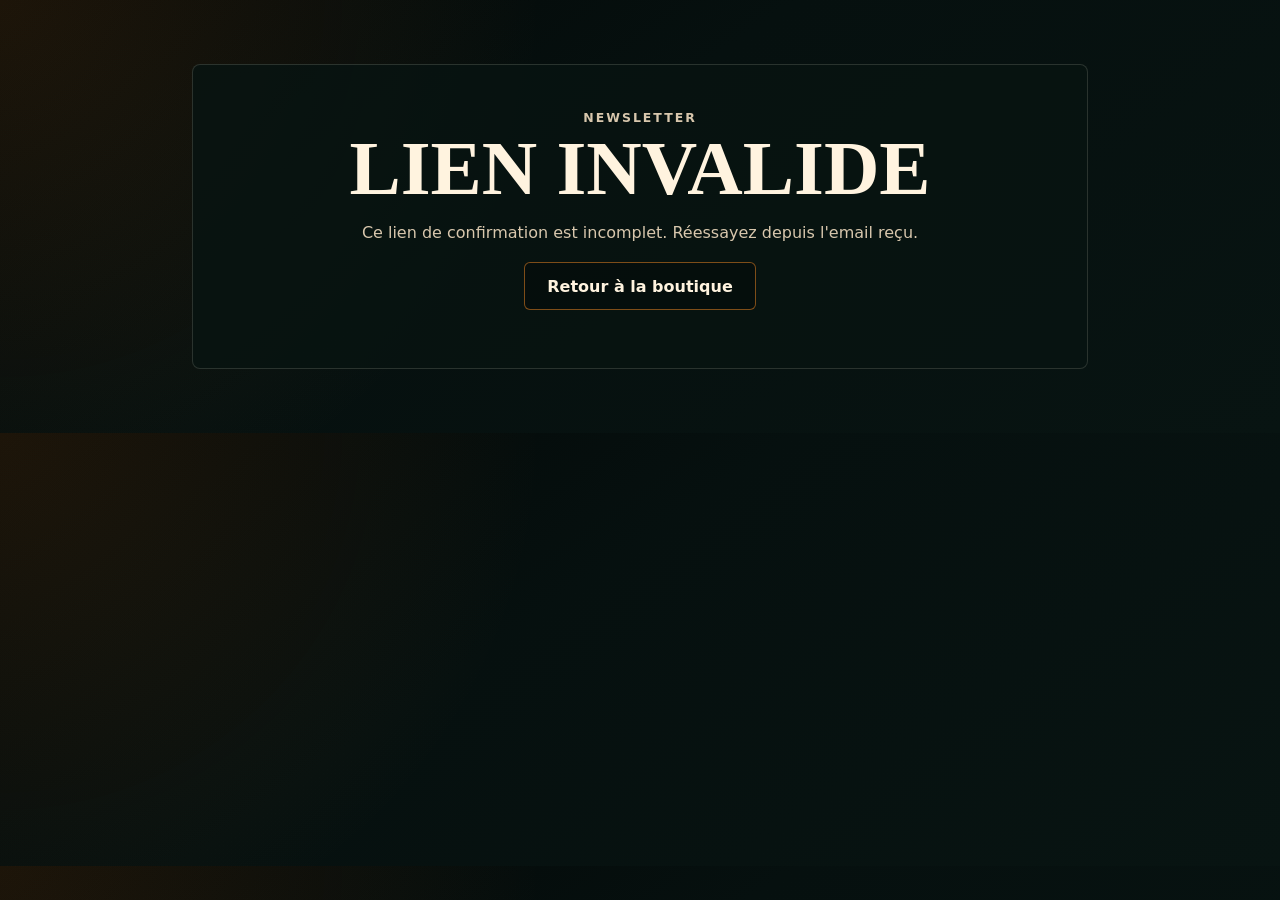
<file: confirmer-newsletter.html>
<!doctype html>
<html lang="fr">
  <head>
    <meta charset="UTF-8" />
    <meta name="viewport" content="width=device-width, initial-scale=1.0" />
    <meta name="robots" content="noindex" />
    <title>Confirmation newsletter - L'Épicerie du Coin</title>
    <link rel="stylesheet" href="styles.css?v=news-1" />
    <!-- Meta Pixel -->
    <script>
      !function(f,b,e,v,n,t,s){if(f.fbq)return;n=f.fbq=function(){n.callMethod?
      n.callMethod.apply(n,arguments):n.queue.push(arguments)};if(!f._fbq)f._fbq=n;
      n.push=n;n.loaded=!0;n.version='2.0';n.queue=[];t=b.createElement(e);t.async=!0;
      t.src=v;s=b.getElementsByTagName(e)[0];s.parentNode.insertBefore(t,s)}
      (window,document,'script','https://connect.facebook.net/en_US/fbevents.js');
      fbq('init','1433295321964680');
      fbq('track','PageView');
    </script>
    <noscript><img height="1" width="1" style="display:none"
      src="https://www.facebook.com/tr?id=1433295321964680&ev=PageView&noscript=1"/></noscript>
    <!-- End Meta Pixel -->

  </head>
  <body class="legal-page">
    <main>
      <article class="legal-document" style="text-align: center">
        <p class="eyebrow">Newsletter</p>
        <h1 data-confirm-title>Confirmation en cours…</h1>
        <p data-confirm-message>Merci de patienter pendant que nous validons votre inscription.</p>
        <p><a class="ghost-btn" href="index.html#catalogue">Retour à la boutique</a></p>
      </article>
    </main>

    <script>
      (function () {
        var SUPABASE_URL = "https://uqlqgfmlvyejenxbxjnx.supabase.co";
        var SUPABASE_KEY = "sb_publishable_IeCEj5v9LP9GQ-3DZVw_sg__IBZtvxg";

        var titleEl = document.querySelector("[data-confirm-title]");
        var messageEl = document.querySelector("[data-confirm-message]");
        var token = new URLSearchParams(window.location.search).get("token");

        function show(title, message) {
          titleEl.textContent = title;
          messageEl.textContent = message;
        }

        if (!token) {
          show("Lien invalide", "Ce lien de confirmation est incomplet. Réessayez depuis l'email reçu.");
          return;
        }

        fetch(SUPABASE_URL + "/functions/v1/newsletter-confirm", {
          method: "POST",
          headers: {
            apikey: SUPABASE_KEY,
            Authorization: "Bearer " + SUPABASE_KEY,
            "Content-Type": "application/json",
          },
          body: JSON.stringify({ token: token }),
        })
          .then(function (response) {
            return response.json();
          })
          .then(function (result) {
            if (result && result.ok && (result.status === "confirmed" || result.status === "already_confirmed")) {
              show(
                "Inscription confirmée !",
                "Merci, votre adresse est bien enregistrée. Vous recevrez nos nouveautés et offres gourmandes."
              );
            } else {
              show(
                "Lien expiré ou invalide",
                "Nous n'avons pas pu valider cette confirmation. Réinscrivez-vous depuis la boutique si besoin."
              );
            }
          })
          .catch(function () {
            show(
              "Une erreur est survenue",
              "Impossible de confirmer pour le moment. Réessayez dans quelques minutes."
            );
          });
      })();
    </script>
  </body>
</html>
</file>
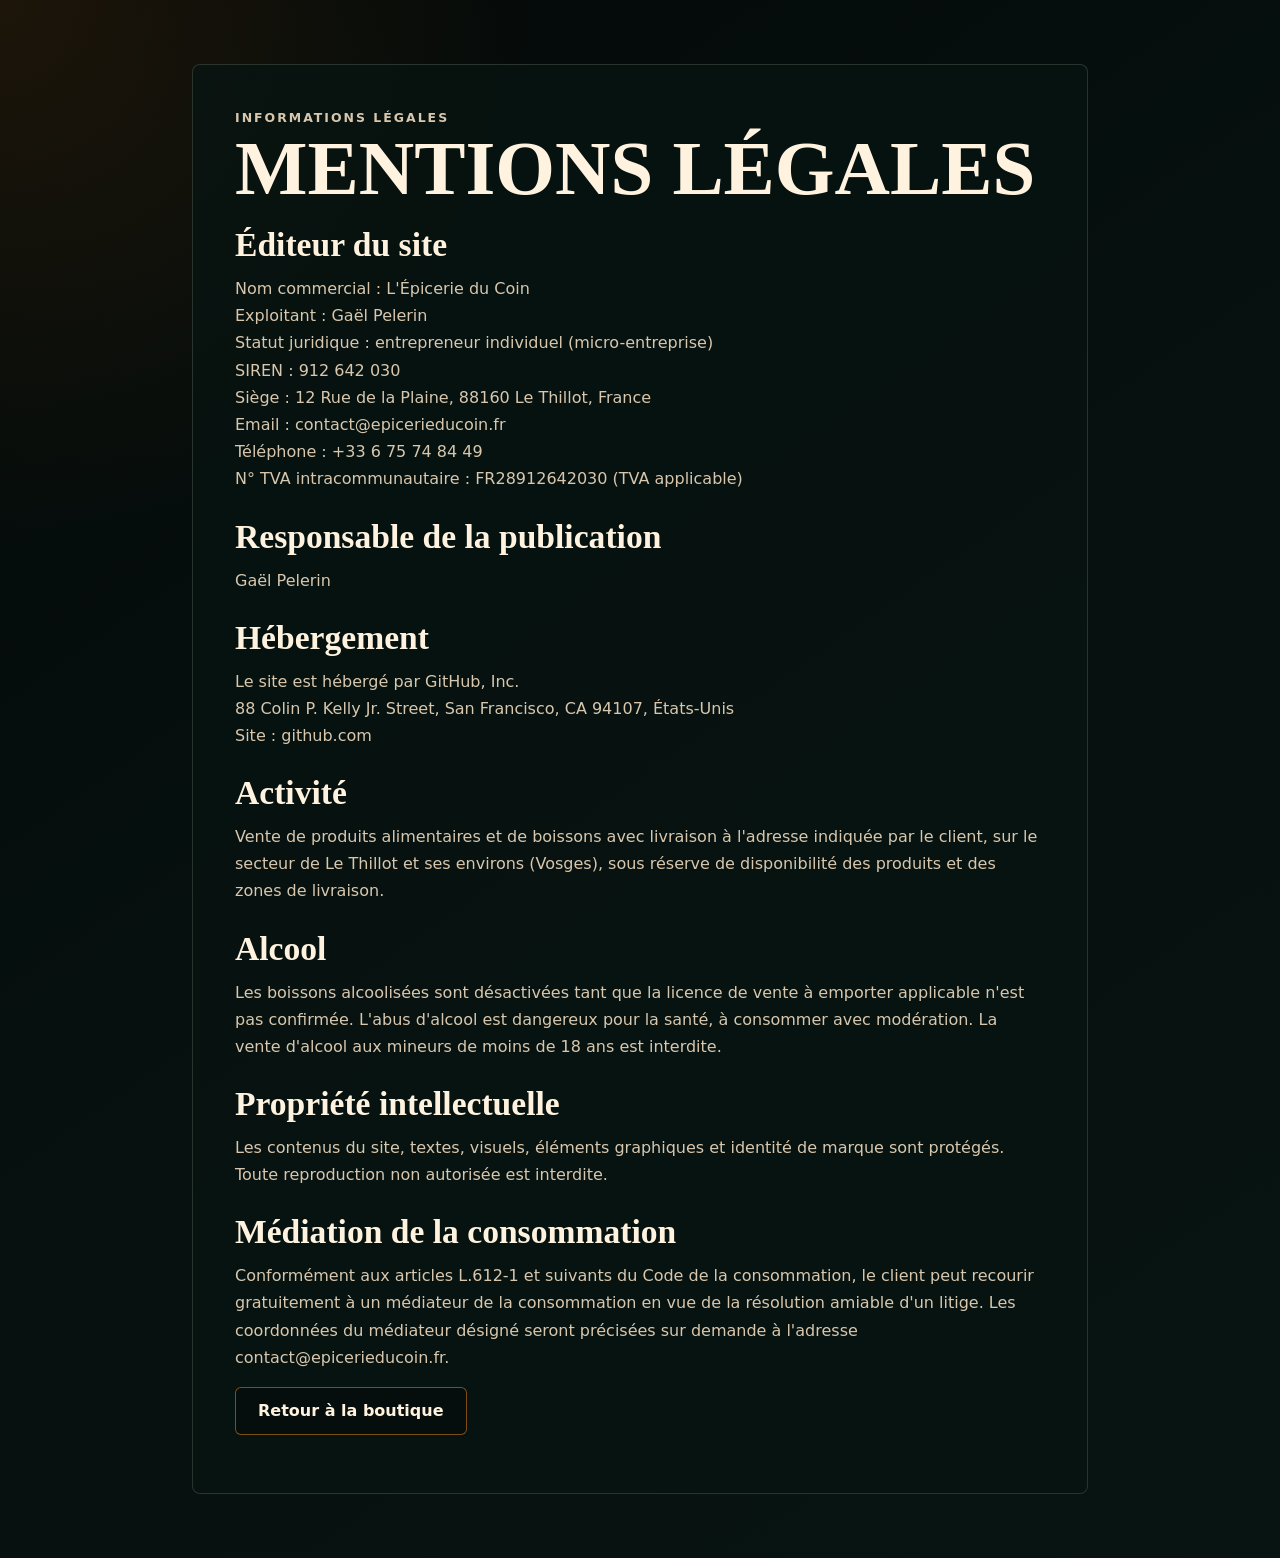
<file: mentions-legales.html>
<!doctype html>
<html lang="fr">
  <head>
    <meta charset="UTF-8" />
    <meta name="viewport" content="width=device-width, initial-scale=1.0" />
    <title>Mentions légales - L'Épicerie du Coin</title>
    <link rel="stylesheet" href="styles.css?v=drinks-4" />
    <!-- Meta Pixel -->
    <script>
      !function(f,b,e,v,n,t,s){if(f.fbq)return;n=f.fbq=function(){n.callMethod?
      n.callMethod.apply(n,arguments):n.queue.push(arguments)};if(!f._fbq)f._fbq=n;
      n.push=n;n.loaded=!0;n.version='2.0';n.queue=[];t=b.createElement(e);t.async=!0;
      t.src=v;s=b.getElementsByTagName(e)[0];s.parentNode.insertBefore(t,s)}
      (window,document,'script','https://connect.facebook.net/en_US/fbevents.js');
      fbq('init','1433295321964680');
      fbq('track','PageView');
    </script>
    <noscript><img height="1" width="1" style="display:none"
      src="https://www.facebook.com/tr?id=1433295321964680&ev=PageView&noscript=1"/></noscript>
    <!-- End Meta Pixel -->

  </head>
  <body class="legal-page">
    <main>
      <article class="legal-document">
        <p class="eyebrow">Informations légales</p>
        <h1>Mentions légales</h1>

        <h2>Éditeur du site</h2>
        <p>
          Nom commercial : L'Épicerie du Coin<br />
          Exploitant : Gaël Pelerin<br />
          Statut juridique : entrepreneur individuel (micro-entreprise)<br />
          SIREN : 912 642 030<br />
          Siège : 12 Rue de la Plaine, 88160 Le Thillot, France<br />
          Email : contact@epicerieducoin.fr<br />
          Téléphone : +33 6 75 74 84 49<br />
          N° TVA intracommunautaire : FR28912642030 (TVA applicable)
        </p>

        <h2>Responsable de la publication</h2>
        <p>Gaël Pelerin</p>

        <h2>Hébergement</h2>
        <p>
          Le site est hébergé par GitHub, Inc.<br />
          88 Colin P. Kelly Jr. Street, San Francisco, CA 94107, États-Unis<br />
          Site : github.com
        </p>

        <h2>Activité</h2>
        <p>
          Vente de produits alimentaires et de boissons avec livraison à l'adresse indiquée par le client, sur le secteur de Le Thillot et ses environs (Vosges), sous réserve de disponibilité des produits et des zones de livraison.
        </p>

        <h2>Alcool</h2>
        <p>
          Les boissons alcoolisées sont désactivées tant que la licence de vente à emporter applicable n'est pas confirmée. L'abus d'alcool est dangereux pour la santé, à consommer avec modération. La vente d'alcool aux mineurs de moins de 18 ans est interdite.
        </p>

        <h2>Propriété intellectuelle</h2>
        <p>
          Les contenus du site, textes, visuels, éléments graphiques et identité de marque sont protégés. Toute reproduction non autorisée est interdite.
        </p>

        <h2>Médiation de la consommation</h2>
        <p>
          Conformément aux articles L.612-1 et suivants du Code de la consommation, le client peut recourir gratuitement à un médiateur de la consommation en vue de la résolution amiable d'un litige. Les coordonnées du médiateur désigné seront précisées sur demande à l'adresse contact@epicerieducoin.fr.
        </p>

        <p><a class="ghost-btn" href="index.html#catalogue">Retour à la boutique</a></p>
      </article>
    </main>
  </body>
</html>
</file>
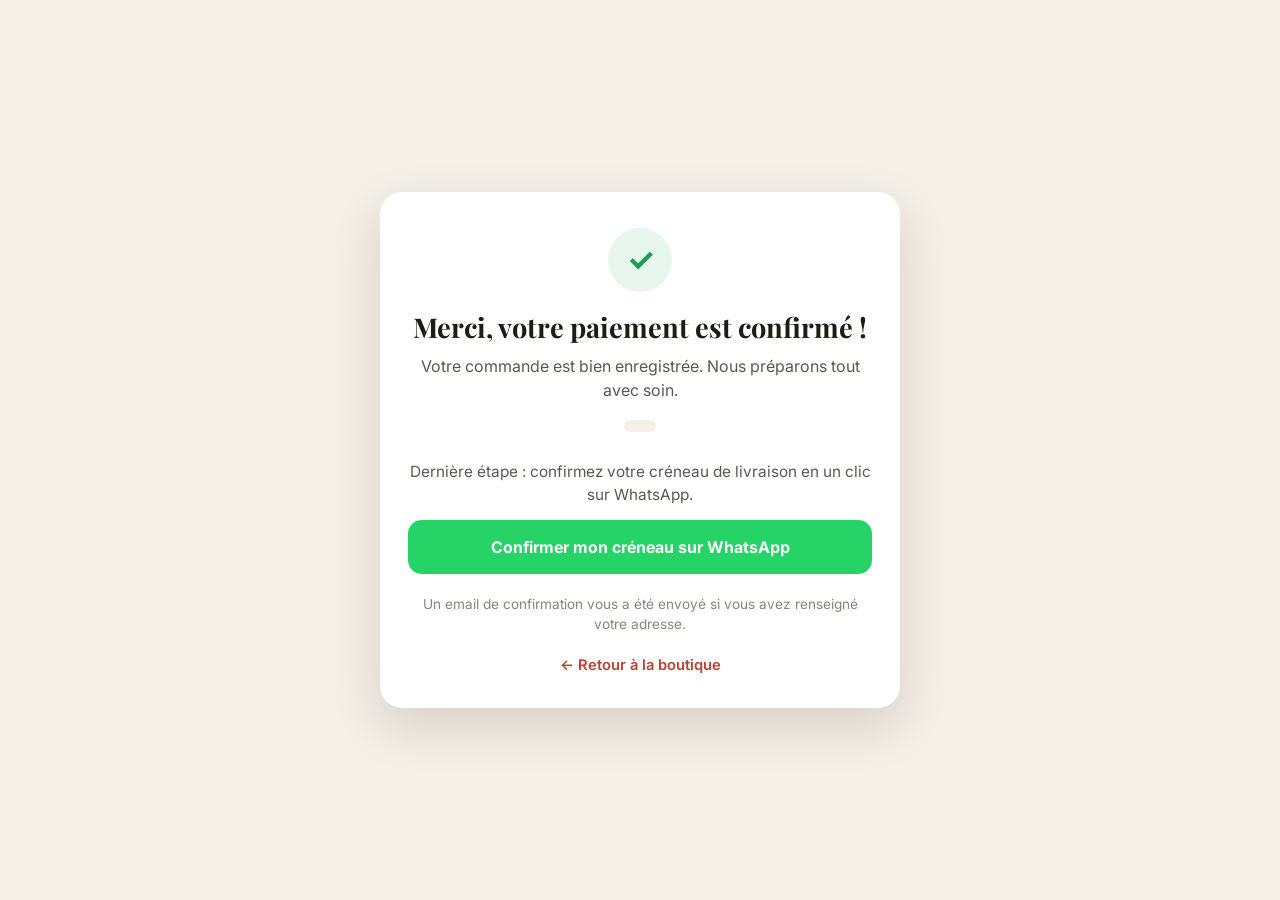
<file: merci.html>
<!doctype html>
<html lang="fr">
  <head>
    <meta charset="UTF-8" />
    <meta name="viewport" content="width=device-width, initial-scale=1.0" />
    <meta name="robots" content="noindex" />
    <title>Merci pour votre commande — L'Épicerie du Coin</title>
    <link rel="preconnect" href="https://fonts.googleapis.com" />
    <link rel="preconnect" href="https://fonts.gstatic.com" crossorigin />
    <link
      href="https://fonts.googleapis.com/css2?family=Inter:wght@400;500;600;700;800&family=Playfair+Display:wght@700&display=swap"
      rel="stylesheet"
    />
  <!-- Meta Pixel -->
  <script>
    !function(f,b,e,v,n,t,s){if(f.fbq)return;n=f.fbq=function(){n.callMethod?
    n.callMethod.apply(n,arguments):n.queue.push(arguments)};if(!f._fbq)f._fbq=n;
    n.push=n;n.loaded=!0;n.version='2.0';n.queue=[];t=b.createElement(e);t.async=!0;
    t.src=v;s=b.getElementsByTagName(e)[0];s.parentNode.insertBefore(t,s)}
    (window,document,'script','https://connect.facebook.net/en_US/fbevents.js');
    fbq('init','1433295321964680');
    fbq('track','PageView');
  </script>
  <noscript><img height="1" width="1" style="display:none"
    src="https://www.facebook.com/tr?id=1433295321964680&ev=PageView&noscript=1"/></noscript>
  <!-- End Meta Pixel -->
  <!-- Microsoft Clarity -->
  <script type="text/javascript">
    (function(c,l,a,r,i,t,y){c[a]=c[a]||function(){(c[a].q=c[a].q||[]).push(arguments)};t=l.createElement(r);t.async=1;t.src="https://www.clarity.ms/tag/"+i;y=l.getElementsByTagName(r)[0];y.parentNode.insertBefore(t,y);})(window,document,"clarity","script","xx9o3zvq5b");
  </script>
  <!-- End Microsoft Clarity -->
    <style>
      *,
      *::before,
      *::after {
        box-sizing: border-box;
      }
      html,
      body {
        margin: 0;
        padding: 0;
      }
      body {
        font-family: "Inter", system-ui, sans-serif;
        color: #24211d;
        background: #f4efe7;
        min-height: 100vh;
        display: flex;
        align-items: center;
        justify-content: center;
        padding: 24px 16px;
        line-height: 1.5;
      }
      .card {
        width: 100%;
        max-width: 520px;
        background: #fff;
        border-radius: 22px;
        padding: 36px 28px 32px;
        box-shadow: 0 18px 50px rgba(40, 30, 20, 0.14);
        text-align: center;
      }
      .badge {
        width: 64px;
        height: 64px;
        margin: 0 auto 18px;
        border-radius: 50%;
        background: #e7f6ec;
        color: #1f9d55;
        font-size: 32px;
        line-height: 64px;
        font-weight: 700;
      }
      h1 {
        font-family: "Playfair Display", Georgia, serif;
        font-size: 1.7rem;
        line-height: 1.25;
        margin: 0 0 10px;
        color: #1f1b16;
      }
      .lead {
        margin: 0 0 18px;
        color: #5c574f;
        font-size: 1rem;
      }
      .ref {
        display: inline-block;
        margin-bottom: 22px;
        padding: 6px 16px;
        border-radius: 999px;
        background: #f4efe7;
        font-weight: 600;
        font-size: 0.9rem;
        letter-spacing: 0.03em;
        color: #8a5a2b;
      }
      .summary {
        text-align: left;
        margin: 0 0 24px;
        padding: 16px 18px;
        border-radius: 14px;
        background: #faf7f1;
        border: 1px solid #efe7da;
      }
      .summary ul {
        list-style: none;
        margin: 0 0 10px;
        padding: 0;
      }
      .summary li {
        padding: 7px 0;
        border-bottom: 1px solid #efe7da;
        font-size: 0.94rem;
      }
      .summary li:last-child {
        border-bottom: none;
      }
      .total {
        display: flex;
        justify-content: space-between;
        align-items: baseline;
        padding-top: 12px;
        font-weight: 700;
        font-size: 1.05rem;
      }
      .wa-intro {
        margin: 0 0 14px;
        color: #5c574f;
        font-size: 0.96rem;
      }
      .wa-btn {
        display: inline-flex;
        align-items: center;
        justify-content: center;
        gap: 10px;
        width: 100%;
        padding: 15px 20px;
        border-radius: 14px;
        background: #25d366;
        color: #fff;
        font-weight: 700;
        font-size: 1rem;
        text-decoration: none;
        transition: filter 0.15s ease;
      }
      .wa-btn:hover {
        filter: brightness(0.95);
      }
      .hint {
        margin: 20px 0 0;
        font-size: 0.85rem;
        color: #8a847a;
      }
      .back {
        display: inline-block;
        margin-top: 20px;
        color: #b8442f;
        font-weight: 600;
        font-size: 0.92rem;
        text-decoration: none;
      }
      .back:hover {
        text-decoration: underline;
      }
    </style>
  </head>
  <body>
    <main class="card">
      <div class="badge" aria-hidden="true">✓</div>
      <h1>Merci, votre paiement est confirmé !</h1>
      <p class="lead">Votre commande est bien enregistrée. Nous préparons tout avec soin.</p>
      <span class="ref" data-ref hidden></span>

      <div class="summary" data-summary hidden>
        <ul data-lines></ul>
        <div class="total">
          <span>Total payé</span>
          <strong data-total></strong>
        </div>
      </div>

      <p class="wa-intro">
        Dernière étape : confirmez votre créneau de livraison en un clic sur WhatsApp.
      </p>
      <a class="wa-btn" data-whatsapp href="#" target="_blank" rel="noopener">
        Confirmer mon créneau sur WhatsApp
      </a>

      <p class="hint">
        Un email de confirmation vous a été envoyé si vous avez renseigné votre adresse.
      </p>
      <a class="back" href="index.html">← Retour à la boutique</a>
    </main>

    <script>
      const WHATSAPP_ORDER_NUMBER = "33675748449";

      function formatPrice(value) {
        return new Intl.NumberFormat("fr-FR", {
          style: "currency",
          currency: "EUR",
        }).format(value);
      }

      const params = new URLSearchParams(window.location.search);
      const refFromUrl = params.get("ref") || "";
      const isCash = params.get("mode") === "cash";

      let order = null;
      try {
        order = JSON.parse(localStorage.getItem("epicerie-last-order") || "null");
      } catch (error) {
        console.warn(error);
      }

      // Mode aperçu (?demo=1) : remplit un exemple pour visualiser la page
      // sans avoir à passer de vraie commande.
      if (!order && params.get("demo") === "1") {
        order = {
          reference: "EDC-DEMO01",
          total: 18.3,
          lines: [
            "- 1 x Pizza jambon fromage (8,90 €)",
            "- 2 x Eau plate 50 cl (1,50 €)",
            "- 1 x Tarte au citron (6,40 €)",
          ],
          customer: {
            name: "Aperçu Client",
            address: "12 rue des Vosges, 88160 Le Thillot",
            date: "2026-06-14",
            time: "19:30",
          },
        };
      }

      const reference = (order && order.reference) || refFromUrl;
      const refEl = document.querySelector("[data-ref]");
      if (reference) {
        refEl.textContent = "Référence " + reference;
        refEl.hidden = false;
      }

      if (order) {
        const summary = document.querySelector("[data-summary]");
        const linesEl = document.querySelector("[data-lines]");
        const totalEl = document.querySelector("[data-total]");

        if (Array.isArray(order.lines) && order.lines.length) {
          linesEl.innerHTML = order.lines
            .map((line) => "<li>" + line + "</li>")
            .join("");
        }
        if (typeof order.total === "number") {
          totalEl.textContent = formatPrice(order.total);
        }
        summary.hidden = false;
      }

      // Paiement à la livraison (espèces) : on adapte les textes de la page.
      if (isCash) {
        document.title = "Commande enregistrée — L'Épicerie du Coin";
        const h1El = document.querySelector("h1");
        const leadEl = document.querySelector(".lead");
        const totalLabelEl = document.querySelector(".total span");
        const waIntroEl = document.querySelector(".wa-intro");
        const hintEl = document.querySelector(".hint");
        if (h1El) h1El.textContent = "Merci, votre commande est enregistrée !";
        if (leadEl) {
          const time =
            order && order.customer && order.customer.deliveryWhen !== "asap"
              ? [order.customer.date, order.customer.time].filter(Boolean).join(" à ")
              : "";
          leadEl.innerHTML =
            "Nous vous rappelons rapidement pour confirmer" +
            (time ? " la livraison du <strong>" + time + "</strong>" : "") +
            ".<br />💵 Paiement en <strong>espèces à la livraison</strong>.";
        }
        if (totalLabelEl) totalLabelEl.textContent = "Total à régler à la livraison";
        if (waIntroEl) waIntroEl.textContent = "Une question ? Contactez-nous directement sur WhatsApp.";
        if (hintEl) hintEl.textContent = "Pensez à préparer l'appoint en espèces pour la livraison.";
      }

      // Message WhatsApp pré-rempli pour coordonner la livraison de la commande payée.
      const waLines = [];
      waLines.push(
        isCash
          ? "Bonjour, je viens de passer une commande L'Épicerie du Coin (paiement en espèces à la livraison)."
          : "Bonjour, je viens de régler ma commande L'Épicerie du Coin.",
      );
      if (reference) waLines.push("Référence : " + reference);
      if (order && order.customer) {
        const c = order.customer;
        if (c.name) waLines.push("Nom : " + c.name);
        if (c.address) waLines.push("Adresse : " + c.address);
        if (c.deliveryWhen === "asap") {
          waLines.push("Livraison : au plus vite (dès que possible)");
        } else if (c.date || c.time) {
          waLines.push("Créneau souhaité : " + [c.date, c.time].filter(Boolean).join(" à "));
        }
      }
      if (order && Array.isArray(order.lines) && order.lines.length) {
        waLines.push("");
        waLines.push("Détail de la commande :");
        order.lines.forEach((line) => waLines.push(line));
      }
      if (order && typeof order.total === "number") {
        waLines.push(
          (isCash ? "Total à régler à la livraison : " : "Total payé : ") +
            formatPrice(order.total),
        );
      }
      waLines.push("");
      waLines.push("Je confirme mon créneau de livraison. Merci !");

      const waUrl =
        "https://wa.me/" +
        WHATSAPP_ORDER_NUMBER +
        "?text=" +
        encodeURIComponent(waLines.join("\n"));
      document.querySelector("[data-whatsapp]").href = waUrl;

      // Le paiement a réussi : on nettoie le panier conservé pour une annulation.
      localStorage.removeItem("epicerie-pending-cart");

      // Détail produits de la commande (pour la correspondance catalogue Meta)
      const orderContents = order && Array.isArray(order.contents) ? order.contents : [];
      const orderContentIds = orderContents.map((c) => c.id);
      const orderNumItems = orderContents.reduce((sum, c) => sum + (c.quantity || 0), 0);

      // Un achat ne doit etre signale qu'UNE fois. La commande reste dans
      // localStorage apres le paiement : chaque retour sur cette page
      // (historique, onglet restaure, favori, bouton precedent) renvoyait donc
      // un nouvel achat a Meta. Mesure du 25 octobre : 4 achats signales les
      // 18 et 19 octobre alors qu'aucune commande n'existe en base ces deux
      // jours-la. Meta optimisait donc en partie sur des ventes inventees.
      // L'apercu (?demo=1) est exclu pour la meme raison : il portait un faux
      // montant de 18,30 EUR.
      const CLE_ACHATS_SIGNALES = "epicerie-achats-signales";

      function achatsSignales() {
        try {
          const liste = JSON.parse(localStorage.getItem(CLE_ACHATS_SIGNALES) || "[]");
          return Array.isArray(liste) ? liste : [];
        } catch (error) {
          return [];
        }
      }

      function marquerAchatSignale(ref) {
        try {
          // On ne garde que les 20 dernieres references : assez pour couvrir
          // les retours sur la page, sans laisser le stockage grossir.
          localStorage.setItem(
            CLE_ACHATS_SIGNALES,
            JSON.stringify([...achatsSignales(), ref].slice(-20)),
          );
        } catch (error) {
          console.warn(error);
        }
      }

      const achatASignaler = Boolean(
        order &&
          typeof order.total === "number" &&
          reference &&
          params.get("demo") !== "1" &&
          !achatsSignales().includes(reference),
      );
      if (achatASignaler) marquerAchatSignale(reference);

      // Meta Pixel — événement Purchase (déduplication CAPI via event_id = référence commande)
      if (typeof fbq === "function" && achatASignaler) {
        fbq("track", "Purchase", {
          value: order.total,
          currency: "EUR",
          content_type: "product",
          content_ids: orderContentIds,
          contents: orderContents,
          num_items: orderNumItems,
        }, { eventID: reference });
      }

      // Meta CAPI — côté serveur (déduplication garantie par le même event_id)
      if (achatASignaler) {
        const getCookie = (name) => {
          const m = document.cookie.match("(?:^|;)\\s*" + name + "=([^;]*)");
          return m ? decodeURIComponent(m[1]) : "";
        };
        fetch("https://uqlqgfmlvyejenxbxjnx.supabase.co/functions/v1/meta-capi", {
          method: "POST",
          headers: {
            "Content-Type": "application/json",
            apikey: "sb_publishable_IeCEj5v9LP9GQ-3DZVw_sg__IBZtvxg",
            Authorization: "Bearer sb_publishable_IeCEj5v9LP9GQ-3DZVw_sg__IBZtvxg",
          },
          body: JSON.stringify({
            event_name: "Purchase",
            event_id: reference,
            value: order.total,
            currency: "EUR",
            content_ids: orderContentIds,
            contents: orderContents,
            num_items: orderNumItems,
            event_source_url: window.location.href,
            client_user_agent: navigator.userAgent,
            fbp: getCookie("_fbp"),
            fbc: getCookie("_fbc"),
          }),
        }).catch(() => {}); // best-effort, n'impacte pas l'UX
      }
    </script>
  </body>
</html>
</file>
<file: styles.css>
:root {
  --bg: #06100f;
  --bg-soft: #0b1715;
  --panel: #101c19;
  --panel-strong: #16231f;
  --cream: #fff3df;
  --muted: #d8c7ad;
  --copper: #d77a22;
  --copper-light: #f0a242;
  --line: rgba(215, 122, 34, 0.58);
  --line-soft: rgba(255, 243, 223, 0.14);
  --shadow: rgba(0, 0, 0, 0.35);
}

* {
  box-sizing: border-box;
}

html {
  scroll-behavior: smooth;
}

body {
  margin: 0;
  background:
    radial-gradient(circle at top left, rgba(215, 122, 34, 0.12), transparent 34rem),
    linear-gradient(145deg, #030706 0%, var(--bg) 42%, #081412 100%);
  color: var(--cream);
  font-family: Inter, system-ui, sans-serif;
}

button,
a {
  font: inherit;
}

a {
  color: inherit;
  text-decoration: none;
}

.app-shell {
  min-height: 100vh;
}

.hero {
  padding: 18px clamp(16px, 3vw, 38px) 28px;
  position: relative;
  overflow: hidden;
  /* Le haut de l'en-tete doit etre EXACTEMENT la couleur vers laquelle la
     photo se fond, sinon la jonction se voit comme une bande. */
  background: var(--bg);
}

.hero::before {
  content: "";
  position: absolute;
  inset: 0;
  /* Le halo cuivre partait du bord haut : il teintait en brun la bande au
     dessus de la navigation, juste au-dessus d'une photo qui, elle, se fond
     dans le vert-noir du fond. D'ou la barre visible. Il demarre maintenant
     plus bas, la ou la photo le recouvre. */
  background:
    radial-gradient(circle at 50% 46%, rgba(215, 122, 34, 0.14), transparent 28rem),
    linear-gradient(180deg, rgba(3, 7, 6, 0) 0%, rgba(3, 7, 6, 0.64) 34%, rgba(3, 7, 6, 0.98) 100%);
}

.topbar,
.hero-cover,
main {
  position: relative;
  z-index: 1;
}

/* Pastille seule : le texte du logo a ete retire, la marque est ecrite en
   grand dans la photo juste en dessous. */
.brand-mark-only {
  gap: 0;
}

/* Le selecteur de langue vit maintenant dans le pied de page. */
.legal-footer .lang-switch {
  margin-right: 4px;
}

/* Sur grand ecran la navigation tient sur une ligne : on la fait flotter sur
   la photo plutot que de lui reserver une bande au-dessus. Raccorder la
   couleur de cette bande ne suffisait pas — un aplat pose sur une image se
   voit toujours. Le haut de la photo est deja assombri par son propre degrade,
   donc le logo et les boutons restent lisibles.
   En dessous de 961 px la navigation occupe trois lignes : elle couvrirait la
   photo entiere, on la laisse donc au-dessus. */
@media (min-width: 961px) {
  .hero {
    padding-top: 0;
  }

  .topbar {
    position: absolute;
    top: 18px;
    right: clamp(16px, 3vw, 38px);
    left: clamp(16px, 3vw, 38px);
    z-index: 3;
  }
}

.topbar {
  display: flex;
  align-items: center;
  justify-content: space-between;
  gap: 18px;
  max-width: 1220px;
  margin: 0 auto;
}

.brand {
  display: inline-flex;
  align-items: center;
  gap: 12px;
  text-transform: uppercase;
}

.brand-mark {
  display: grid;
  place-items: center;
  width: 42px;
  height: 42px;
  border: 1px solid var(--line);
  border-radius: 50%;
  color: var(--copper-light);
}

.brand strong,
.brand small {
  display: block;
  line-height: 0.98;
}

.brand strong {
  font-weight: 800;
  letter-spacing: 0.06em;
}

.brand small {
  color: var(--copper-light);
  font-weight: 800;
  letter-spacing: 0.2em;
}

.nav-actions {
  display: flex;
  align-items: center;
  gap: 10px;
}

.nav-actions a,
.cart-chip,
.ghost-btn,
.primary-btn,
.category-tabs button,
.icon-btn {
  border: 1px solid var(--line);
  color: var(--cream);
  background: rgba(3, 7, 6, 0.36);
  cursor: pointer;
}

.nav-actions a,
.cart-chip {
  padding: 10px 14px;
  border-radius: 999px;
}

.cart-chip {
  display: inline-flex;
  align-items: center;
  gap: 8px;
}

.cart-chip [data-cart-count] {
  display: grid;
  place-items: center;
  min-width: 22px;
  height: 22px;
  border-radius: 999px;
  background: var(--copper);
  color: #130805;
  font-weight: 800;
}

/* Sélecteur de langue (FR / EN / DE) — option de remplacement manuelle.
   La langue est détectée automatiquement selon le téléphone du visiteur. */
.lang-switch {
  display: inline-flex;
  align-items: center;
  gap: 2px;
  padding: 3px;
  border: 1px solid var(--line);
  border-radius: 999px;
  background: rgba(3, 7, 6, 0.36);
}

.lang-switch button {
  border: 0;
  background: transparent;
  color: var(--muted);
  cursor: pointer;
  font: inherit;
  font-size: 0.78rem;
  font-weight: 700;
  letter-spacing: 0.02em;
  padding: 6px 9px;
  border-radius: 999px;
  line-height: 1;
}

.lang-switch button:hover {
  color: var(--cream);
}

.lang-switch button.active {
  background: var(--copper);
  color: #130805;
}

/* Pleine largeur : les marges negatives annulent exactement le padding
   horizontal de .hero, donc le bandeau touche les deux bords de l'ecran sans
   recourir a 100vw, qui compte la barre de defilement et cree un debordement
   horizontal sur ordinateur. */
.hero-cover {
  position: relative;
  max-width: none;
  margin: 0 calc(-1 * clamp(16px, 3vw, 38px));
  overflow: hidden;
  text-align: center;
}

.hero-cover img {
  display: block;
  width: 100%;
  height: clamp(200px, 29vw, 450px);
  max-height: none;
  aspect-ratio: auto;
  object-fit: cover;
  object-position: 50% 54%;
  border: 0;
  border-radius: 0;
  box-shadow: none;
}

/* Fondu des quatre bords : sans ca l'image reste un rectangle pose sur la
   page. Les cotes et le bas s'effacent dans le fond du site, le haut est
   assombri pour que la barre de navigation garde son contraste. */
.hero-cover::after {
  content: "";
  position: absolute;
  inset: 0;
  z-index: 1;
  pointer-events: none;
  background:
    linear-gradient(90deg, var(--bg) 0%, rgba(6, 16, 15, 0) 15%, rgba(6, 16, 15, 0) 85%, var(--bg) 100%),
    linear-gradient(180deg, var(--bg) 0%, rgba(6, 16, 15, 0.82) 7%, rgba(6, 16, 15, 0) 30%, rgba(6, 16, 15, 0) 78%, rgba(6, 16, 15, 0.45) 92%, var(--bg) 100%);
}

.eyebrow {
  margin: 0 0 10px;
  color: var(--copper-light);
  font-size: 0.78rem;
  font-weight: 800;
  letter-spacing: 0.16em;
  text-transform: uppercase;
}

h1,
h2,
h3,
p {
  margin-top: 0;
}

h1,
h2 {
  font-family: "Playfair Display", Georgia, serif;
}

h1 {
  margin-bottom: 8px;
  font-size: clamp(4rem, 9vw, 8.8rem);
  line-height: 0.82;
  text-transform: uppercase;
}

h2 {
  margin-bottom: 14px;
  font-size: clamp(2rem, 4vw, 4rem);
  line-height: 0.95;
}

.script {
  margin-bottom: 24px;
  color: #fff7e8;
  font-family: Satisfy, cursive;
  font-size: clamp(1.7rem, 4vw, 3.2rem);
}

.intro {
  max-width: 650px;
  color: var(--muted);
  font-size: clamp(1rem, 1.8vw, 1.2rem);
  line-height: 1.65;
}

.hero-actions,
.main-actions {
  display: inline-flex;
  flex-wrap: wrap;
  gap: 12px;
  margin-top: 18px;
}

.main-actions {
  display: flex;
  justify-content: center;
  margin: 24px 0 6px;
}

.main-actions .primary-btn,
.main-actions .ghost-btn {
  min-width: 312px;
}

.hero-note {
  max-width: 840px;
  margin: 22px auto 0;
  padding: 18px 22px;
  border-top: 1px solid var(--line);
  border-bottom: 1px solid rgba(215, 122, 34, 0.32);
}

.hero-note p {
  margin: 0;
  color: var(--muted);
  font-family: "Playfair Display", Georgia, serif;
  font-size: clamp(1.25rem, 2.2vw, 2rem);
  line-height: 1.3;
}

.primary-btn,
.ghost-btn {
  display: inline-flex;
  align-items: center;
  justify-content: center;
  min-height: 48px;
  padding: 0 22px;
  border-radius: 6px;
  font-weight: 800;
}

.invoice-btn {
  text-decoration: none;
}

.primary-btn:disabled,
.add-btn:disabled {
  opacity: 0.48;
  cursor: not-allowed;
}

.primary-btn {
  border-color: transparent;
  background: linear-gradient(135deg, var(--copper-light), var(--copper));
  color: #150a05;
}

.ghost-btn {
  color: var(--cream);
}

main {
  max-width: 1220px;
  margin: 0 auto;
  padding: 18px clamp(16px, 3vw, 38px) 64px;
}

/* Direction A : la boite disparait, il ne reste que deux filets fins. Les
   bordures pleines sur trois cases donnaient un tableau de caracteristiques ;
   l'orange sature sur des traits de 5 px criait plus fort que les produits. */
.service-strip {
  display: grid;
  grid-template-columns: repeat(3, 1fr);
  gap: 40px;
  padding: 34px 0;
  border-top: 1px solid var(--line-soft);
  border-bottom: 1px solid var(--line-soft);
}

.service-strip article {
  text-align: center;
  cursor: pointer;
}

.service-strip span {
  display: block;
  width: 32px;
  height: 32px;
  margin: 0 auto 16px;
  color: var(--copper-light);
  opacity: 0.9;
}

.service-strip span svg {
  display: block;
  width: 100%;
  height: 100%;
}

.service-strip strong {
  display: block;
  max-width: 320px;
  margin: 0 auto 8px;
  color: var(--cream);
  font-family: "Playfair Display", Georgia, serif;
  font-size: 1.12rem;
  font-weight: 700;
  line-height: 1.25;
}

.service-strip p {
  max-width: 34ch;
  margin-right: auto;
  margin-left: auto;
  font-size: 0.88rem;
}

.service-strip p,
.feature-band p,
.notice p {
  color: var(--muted);
  line-height: 1.5;
}

.catalogue {
  padding: 72px 0 36px;
}

.section-heading {
  display: flex;
  align-items: end;
  justify-content: space-between;
  gap: 24px;
}

/* Bandeau « Les plus commandés » : une seule rangée qui défile, placée avant les
   onglets pour donner un point d'entrée à qui ne sait pas quoi choisir. Compact
   (≈ 150 px) pour ne pas repousser le catalogue sous la ligne de flottaison. */
.top-sellers {
  margin: 4px 0 18px;
}

.top-sellers-title {
  margin: 0 0 8px;
  font-family: inherit;
  font-size: 0.92rem;
  font-weight: 800;
  letter-spacing: 0.02em;
  color: var(--copper-light);
  text-transform: none;
}

.top-sellers-rail {
  display: flex;
  gap: 12px;
  overflow-x: auto;
  /* Ni accrochage ni animation CSS : le glissement est calculé image par image
     en JavaScript. Les deux réglages précédents se battaient contre lui — le
     « snap » ramenait la rangée en arrière et l'animation rejouait à chaque
     image. Le doigt du client, lui, fait toujours défiler normalement. */
  scroll-behavior: auto;
  overscroll-behavior-x: contain;
  padding-bottom: 6px;
  -webkit-overflow-scrolling: touch;
  scrollbar-width: none;
}

.top-sellers-rail::-webkit-scrollbar {
  display: none;
}

.top-seller-card {
  flex: 0 0 auto;
  width: 132px;
  scroll-snap-align: start;
  display: grid;
  gap: 6px;
  padding: 0;
  border: 1px solid rgba(240, 162, 66, 0.22);
  border-radius: 12px;
  background: rgba(255, 255, 255, 0.03);
  color: inherit;
  text-align: left;
  cursor: pointer;
  overflow: hidden;
}

.top-seller-card img {
  width: 100%;
  height: 74px;
  object-fit: cover;
  display: block;
}

.top-seller-body {
  display: grid;
  gap: 1px;
  padding: 0 8px 8px;
}

.top-seller-name {
  font-size: 0.78rem;
  font-weight: 700;
  line-height: 1.25;
  /* Deux lignes maxi : au-delà, toutes les cartes se désalignent. */
  display: -webkit-box;
  -webkit-line-clamp: 2;
  -webkit-box-orient: vertical;
  overflow: hidden;
}

.top-seller-price {
  font-size: 0.8rem;
  font-weight: 800;
  color: var(--copper-light);
}

.category-tabs {
  display: flex;
  flex-wrap: wrap;
  gap: 10px;
  margin: 10px 0 28px;
}

.category-tabs button {
  min-height: 42px;
  padding: 0 16px;
  border-radius: 999px;
  color: var(--muted);
}

.category-tabs button.active {
  background: var(--cream);
  border-color: var(--cream);
  color: #111614;
  font-weight: 800;
}

.product-grid {
  display: grid;
  grid-template-columns: repeat(4, minmax(0, 1fr));
  gap: 16px;
}

.featured-product {
  position: relative;
  display: flex;
  flex-direction: column;
  min-height: 345px;
  border: 1px solid var(--line);
  border-radius: 8px;
  background: linear-gradient(180deg, rgba(22, 35, 31, 0.92), rgba(9, 19, 17, 0.95));
  overflow: hidden;
  cursor: pointer;
}

.sold-out-ribbon {
  position: absolute;
  z-index: 5;
  top: 48%;
  left: 50%;
  width: min(250px, 88%);
  pointer-events: none;
  transform: translate(-50%, -50%) rotate(-13deg);
}

.sold-out-ribbon span {
  display: block;
  padding: 12px 16px 14px;
  border: 2px solid rgba(23, 17, 11, 0.55);
  border-radius: 7px;
  background: linear-gradient(135deg, #f0a242, #d77a22);
  color: #17110b;
  box-shadow: 0 16px 38px rgba(0, 0, 0, 0.42);
  font-size: clamp(0.95rem, 1.6vw, 1.35rem);
  font-weight: 900;
  line-height: 1.05;
  text-align: center;
  text-transform: uppercase;
}

.sold-out-ribbon span::before,
.sold-out-ribbon span::after {
  content: "";
  display: block;
  height: 2px;
  background: rgba(23, 17, 11, 0.42);
}

.sold-out-ribbon span::before {
  margin-bottom: 8px;
}

.sold-out-ribbon span::after {
  margin-top: 8px;
}

.featured-gallery {
  position: relative;
}

.featured-main-image {
  width: 100%;
  height: 132px;
  min-height: 132px;
  aspect-ratio: auto;
  object-fit: cover;
  border: 0;
  border-radius: 0;
  background: #091210;
}

.featured-thumbs {
  display: grid;
  grid-template-columns: repeat(3, minmax(0, 1fr));
  gap: 8px;
  max-width: 220px;
  margin-top: 12px;
}

.featured-thumbs button {
  aspect-ratio: 1;
  padding: 0;
  border: 1px solid rgba(215, 122, 34, 0.38);
  border-radius: 7px;
  background: #091210;
  cursor: pointer;
  overflow: hidden;
}

.featured-thumbs button.active {
  border-color: var(--copper-light);
  box-shadow: 0 0 0 2px rgba(240, 162, 66, 0.18);
}

.featured-thumbs img {
  display: block;
  width: 100%;
  height: 100%;
  object-fit: cover;
}

.featured-details {
  display: flex;
  flex: 1;
  flex-direction: column;
  min-width: 0;
}

.featured-details h3 {
  margin-bottom: 8px;
  color: var(--cream);
  font-family: Inter, system-ui, sans-serif;
  font-size: 1.05rem;
  line-height: 1.2;
}

.featured-description {
  color: var(--muted);
  font-size: 0.9rem;
  line-height: 1.5;
}

.stock-badge {
  display: inline-flex;
  align-items: center;
  align-self: flex-start;
  min-height: 30px;
  margin: 0 0 14px;
  padding: 0 10px;
  border: 1px solid rgba(240, 162, 66, 0.34);
  border-radius: 999px;
  color: var(--copper-light);
  background: rgba(240, 162, 66, 0.08);
  font-size: 0.78rem;
  font-weight: 800;
  text-transform: uppercase;
}

.stock-badge.low {
  color: #ffd390;
}

.stock-badge.out {
  border-color: rgba(255, 141, 101, 0.38);
  color: #ff8d65;
  background: rgba(255, 141, 101, 0.08);
}

.stock-badge.hold {
  border-color: rgba(240, 162, 66, 0.52);
  color: var(--copper-light);
  background: rgba(240, 162, 66, 0.1);
}

.allergen-tags {
  display: flex;
  flex-wrap: wrap;
  gap: 6px;
  margin: 0 0 14px;
}

.allergen-tags span,
.allergen-legend span {
  display: inline-flex;
  align-items: center;
  min-height: 24px;
  padding: 0 8px;
  border: 1px solid rgba(255, 243, 223, 0.18);
  border-radius: 999px;
  color: var(--muted);
  background: rgba(255, 243, 223, 0.06);
  font-size: 0.72rem;
  font-weight: 700;
}

.allergen-panel {
  margin: 18px 0 34px;
  padding: 24px;
  border: 1px solid rgba(255, 243, 223, 0.18);
  border-radius: 8px;
  background: rgba(255, 243, 223, 0.05);
}

.allergen-panel h2 {
  font-size: clamp(1.7rem, 3vw, 2.8rem);
}

.allergen-legend {
  display: flex;
  flex-wrap: wrap;
  gap: 8px;
  margin: 16px 0;
}

.allergen-panel p:last-child {
  margin-bottom: 0;
  color: var(--muted);
  line-height: 1.5;
}

.featured-highlights {
  display: grid;
  gap: 0;
  max-width: 520px;
  margin: 10px 0 18px;
  padding: 0;
  list-style: none;
  border-top: 1px solid var(--line-soft);
}

.featured-highlights li {
  display: flex;
  align-items: center;
  gap: 16px;
  min-height: 46px;
  border-bottom: 1px solid var(--line-soft);
  color: var(--muted);
  font-size: 0.95rem;
}

.featured-highlights span {
  color: var(--copper-light);
  font-size: 1.35rem;
}

.featured-buy {
  display: flex;
  align-items: center;
  justify-content: space-between;
  gap: 18px;
  max-width: 520px;
  margin-bottom: 14px;
}

.featured-price {
  color: var(--copper-light);
  font-size: clamp(1.6rem, 3vw, 2.2rem);
  line-height: 1;
}

.featured-quantity {
  display: grid;
  grid-template-columns: 42px 48px 42px;
  min-height: 44px;
  border: 1px solid rgba(215, 122, 34, 0.46);
  border-radius: 999px;
  overflow: hidden;
}

.featured-quantity button,
.featured-quantity span {
  display: grid;
  place-items: center;
  border: 0;
  border-right: 1px solid rgba(215, 122, 34, 0.32);
  background: rgba(3, 7, 6, 0.2);
  color: var(--cream);
  font-size: 1.25rem;
  font-weight: 800;
}

.featured-quantity button {
  cursor: pointer;
}

.featured-quantity button:last-child {
  border-right: 0;
}

.featured-cart-btn {
  width: min(100%, 520px);
  min-height: 48px;
  font-size: 1rem;
}

.product-card {
  position: relative;
  display: flex;
  flex-direction: column;
  min-height: 345px;
  border: 1px solid var(--line);
  border-radius: 8px;
  background: linear-gradient(180deg, rgba(22, 35, 31, 0.92), rgba(9, 19, 17, 0.95));
  overflow: hidden;
  cursor: pointer;
}

.product-ribbon {
  top: 36%;
  width: min(230px, 86%);
}

.product-card.is-sold-out .product-image,
.product-card.is-sold-out .product-body {
  opacity: 0.58;
}

.product-image {
  position: relative;
  display: grid;
  place-items: center;
  height: 170px;
  min-height: 170px;
  background:
    radial-gradient(circle at center, rgba(240, 162, 66, 0.18), transparent 58%),
    #0b1614;
  color: var(--copper-light);
  font-size: 3.2rem;
  overflow: hidden;
}

.product-image.has-photo {
  background:
    radial-gradient(circle at 50% 42%, rgba(240, 162, 66, 0.13), transparent 62%),
    linear-gradient(180deg, rgba(15, 29, 25, 0.95), rgba(7, 16, 14, 0.98));
}

.product-image.has-photo::after {
  content: "";
  position: absolute;
  inset: 0;
  z-index: 1;
  background:
    linear-gradient(180deg, rgba(7, 16, 14, 0) 0%, rgba(7, 16, 14, 0.08) 54%, rgba(7, 16, 14, 0.66) 100%);
  pointer-events: none;
}

.product-card-photo {
  position: absolute;
  inset: 0;
  z-index: 0;
  width: 100%;
  height: 100%;
  object-fit: cover;
  object-position: center;
  transform: scale(1.03);
}

.product-card-photo--uploaded {
  box-sizing: border-box;
  width: 100%;
  height: 100%;
  padding: 8px 10px;
  object-fit: contain !important;
  object-position: center;
  transform: none !important;
  filter: drop-shadow(0 20px 26px rgba(0, 0, 0, 0.42));
}

.product-icon-fallback {
  display: none;
  color: var(--copper-light);
  font-size: 3.2rem;
}

.product-image.has-icon .product-icon-fallback {
  display: inline-block;
}

.product-body {
  display: flex;
  flex: 1;
  flex-direction: column;
  padding: 16px;
}

.product-body h3 {
  margin-bottom: 8px;
  font-size: 1.05rem;
}

.product-body p {
  color: var(--muted);
  font-size: 0.9rem;
  line-height: 1.5;
}

.product-meta {
  display: flex;
  align-items: center;
  justify-content: space-between;
  gap: 12px;
  margin-top: auto;
}

.price {
  color: var(--copper-light);
  font-size: 1.15rem;
  font-weight: 800;
}

/* Prix promo : même couleur cuivre que le prix normal, taille légèrement plus grande */
.price.is-promo {
  color: var(--copper-light);
  font-size: 1.25rem;
}

/* Prix habituel barré sous le prix promo */
.price-was {
  display: block;
  font-size: 0.8rem;
  font-weight: 500;
  color: var(--muted);
  text-decoration: line-through;
  opacity: 0.7;
  line-height: 1.2;
}

/* Badge promo : petite pastille coin haut-droit. Contrairement au sold-out
   (produit en rupture → on peut masquer), la promo est EN STOCK : le client
   doit voir la photo, la description, les allergènes et le prix. On n'obstrue
   donc PAS la carte — on override le top:36%/width hérités de .product-ribbon. */
.product-card .promo-ribbon {
  position: absolute;
  z-index: 5;
  top: 10px;
  right: 10px;
  left: auto;
  width: auto;
  max-width: 60%;
  pointer-events: none;
  transform: none;
}

.promo-ribbon span {
  display: inline-block;
  padding: 5px 12px 6px;
  border: 1px solid rgba(23, 17, 11, 0.45);
  border-radius: 999px;
  background: linear-gradient(135deg, #fff3df, #f0a242);
  color: #17110b;
  box-shadow: 0 8px 20px rgba(0, 0, 0, 0.35);
  font-size: 0.72rem;
  font-weight: 900;
  letter-spacing: 0.06em;
  line-height: 1.1;
  text-align: center;
  text-transform: uppercase;
}

/* Section "Promos du moment" : séparée du catalogue principal par une ligne.
   Elle est injectée comme item du grid catalogue (repeat 4) : on la force à
   occuper toute la largeur, sinon elle est comprimée dans une seule colonne. */
.promo-section {
  grid-column: 1 / -1;
  margin-bottom: 2.5rem;
  padding-bottom: 2rem;
  border-bottom: 1px solid var(--line-soft, var(--line));
}

.add-btn {
  width: 42px;
  height: 42px;
  border: 1px solid var(--line);
  border-radius: 50%;
  background: transparent;
  color: var(--cream);
  cursor: pointer;
  font-size: 1.35rem;
}

.card-qty {
  display: inline-flex;
  align-items: center;
  gap: 10px;
}

.card-qty strong {
  min-width: 20px;
  text-align: center;
  font-size: 1.15rem;
  font-weight: 800;
  color: var(--cream);
}

.card-qty button:not(.add-btn) {
  width: 36px;
  height: 36px;
  border: 1px solid var(--line);
  border-radius: 50%;
  background: transparent;
  color: var(--cream);
  cursor: pointer;
  font-size: 1.25rem;
  line-height: 1;
}

/* Packs adaptables au nombre de personnes */
.pack-persons {
  display: flex;
  align-items: center;
  justify-content: space-between;
  gap: 10px;
  margin: 10px 0 8px;
  flex-wrap: wrap;
}

.pack-persons-label {
  font-size: 0.85rem;
  font-weight: 600;
  color: var(--muted);
}

.pack-persons-stepper {
  display: inline-flex;
  align-items: center;
  gap: 10px;
}

.pack-persons-stepper strong {
  min-width: 20px;
  text-align: center;
  font-size: 1.1rem;
  font-weight: 800;
  color: var(--cream);
}

.pack-persons-stepper button {
  width: 34px;
  height: 34px;
  border: 1px solid var(--line);
  border-radius: 50%;
  background: transparent;
  color: var(--cream);
  cursor: pointer;
  font-size: 1.2rem;
  line-height: 1;
}

.pack-persons-stepper button:disabled {
  opacity: 0.4;
  cursor: not-allowed;
}

.pack-contents {
  list-style: none;
  margin: 0 0 6px;
  padding: 10px 12px;
  border: 1px solid var(--line-soft);
  border-radius: 8px;
  background: rgba(3, 7, 6, 0.28);
  display: grid;
  gap: 4px;
  font-size: 0.86rem;
  color: var(--cream);
}

.pack-price-unit {
  display: block;
  font-size: 0.72rem;
  font-weight: 600;
  color: var(--muted);
}

.add-btn.pack-add-btn {
  width: auto;
  height: auto;
  border-radius: 999px;
  padding: 9px 18px;
  font-size: 0.9rem;
  font-weight: 700;
  white-space: nowrap;
  background: var(--copper);
  border-color: var(--copper);
  color: #1a0f06;
}

.add-btn.pack-add-btn:disabled {
  opacity: 0.5;
  cursor: not-allowed;
}

.feature-band {
  display: flex;
  align-items: center;
  justify-content: space-between;
  gap: 28px;
  margin: 28px 0;
  padding: 32px;
  border: 1px solid var(--line);
  background:
    linear-gradient(90deg, rgba(6, 16, 15, 0.82), rgba(6, 16, 15, 0.96)),
    url("assets/boissons-flyer.jpeg") center / cover;
}

.feature-band h2 {
  margin-bottom: 10px;
}

.feature-band p {
  max-width: 680px;
  margin-bottom: 0;
}

.notice {
  padding: 22px 24px;
  border: 1px solid rgba(255, 243, 223, 0.18);
  background: rgba(255, 243, 223, 0.06);
}

.newsletter {
  margin-top: 34px;
  padding: clamp(26px, 4vw, 40px);
  border: 1px solid var(--line-soft);
  border-radius: 10px;
  background: rgba(3, 7, 6, 0.28);
}

.newsletter-inner {
  max-width: 560px;
  margin: 0 auto;
  text-align: center;
}

.newsletter-inner h2 {
  margin: 6px 0 10px;
}

.newsletter-lead {
  color: var(--muted);
  font-size: 0.95rem;
  margin-bottom: 20px;
}

.newsletter-form {
  display: flex;
  flex-direction: column;
  gap: 14px;
}

.newsletter-row {
  display: flex;
  gap: 10px;
}

.newsletter-row input {
  flex: 1;
  min-width: 0;
  padding: 12px 14px;
  border: 1px solid var(--line-soft);
  border-radius: 8px;
  background: rgba(3, 7, 6, 0.4);
  color: var(--cream);
  font: inherit;
}

.newsletter-row input::placeholder {
  color: rgba(216, 199, 173, 0.6);
}

.newsletter-row input:focus {
  outline: none;
  border-color: var(--copper-light);
}

.newsletter-row .primary-btn {
  flex-shrink: 0;
  white-space: nowrap;
}

.newsletter-consent {
  display: flex;
  gap: 9px;
  align-items: flex-start;
  text-align: left;
  color: var(--muted);
  font-size: 0.82rem;
  line-height: 1.45;
}

.newsletter-consent input {
  margin-top: 2px;
  flex-shrink: 0;
}

.newsletter-consent a {
  border-bottom: 1px solid rgba(240, 162, 66, 0.34);
}

/* Le message est placé juste sous le bouton : sur mobile, le visiteur voit la
   réponse à l'endroit exact où il vient de cliquer. Vide, il ne prend pas de place. */
.newsletter-message {
  font-size: 0.95rem;
  line-height: 1.4;
  color: var(--muted);
  text-align: left;
  border-radius: 8px;
}

.newsletter-message.is-success {
  color: var(--copper-light);
  padding: 10px 12px;
  background: rgba(240, 162, 66, 0.12);
  border: 1px solid rgba(240, 162, 66, 0.4);
}

.newsletter-message.is-error {
  color: #ffc27a;
  padding: 10px 12px;
  background: rgba(214, 92, 60, 0.16);
  border: 1px solid rgba(214, 92, 60, 0.55);
}

/* Consentement manquant : on montre quoi corriger, pas seulement qu'il y a un souci. */
.newsletter-consent.is-flagged {
  color: var(--cream);
  padding: 8px 10px;
  margin: -8px -10px;
  border-radius: 8px;
  background: rgba(214, 92, 60, 0.16);
  box-shadow: 0 0 0 1px rgba(214, 92, 60, 0.55);
}

.newsletter-consent.is-flagged input {
  outline: 2px solid #d65c3c;
  outline-offset: 2px;
}

@media (max-width: 560px) {
  .newsletter-row {
    flex-direction: column;
  }
}

/* Bandeau de contact : joignable sans quitter la page, y compris quand le site
   coince — c'est le seul recours du client si quelque chose ne marche pas. */
/* Recadrage photo : le cadre reproduit exactement la vignette produit (4/3),
   pour que le gérant voie ce que verra le client, sans surprise. */
.cropper-panel {
  max-width: 460px;
  display: grid;
  gap: 12px;
}

.cropper-title {
  margin: 0;
  font-size: 1.05rem;
  font-weight: 800;
  color: var(--cream);
}

.cropper-hint {
  margin: 0;
  font-size: 0.82rem;
  color: var(--muted);
}

.cropper-frame {
  position: relative;
  width: 100%;
  aspect-ratio: 4 / 3;
  overflow: hidden;
  border-radius: 12px;
  border: 1px solid rgba(240, 162, 66, 0.35);
  background: #0b1614;
  cursor: grab;
  touch-action: none; /* sinon le doigt fait défiler la page au lieu de déplacer */
}

.cropper-frame:active {
  cursor: grabbing;
}

.cropper-frame img {
  position: absolute;
  top: 0;
  left: 0;
  transform-origin: top left;
  max-width: none;
  user-select: none;
  -webkit-user-drag: none;
}

.cropper-zoom {
  display: grid;
  gap: 6px;
  font-size: 0.82rem;
  font-weight: 700;
  color: var(--muted);
}

.cropper-zoom input {
  width: 100%;
}

.cropper-actions {
  margin: 0;
}

/* Onglet Produits de l'admin : liste + formulaire de création. */
.alcohol-switch {
  display: flex;
  align-items: center;
  justify-content: space-between;
  gap: 14px;
  flex-wrap: wrap;
  padding: 12px 14px;
  border-radius: 12px;
  border: 1px solid rgba(224, 103, 79, 0.5);
  background: rgba(224, 103, 79, 0.1);
}
.alcohol-switch.is-on { border-color: rgba(240, 162, 66, 0.4); background: rgba(240, 162, 66, 0.08); }
.alcohol-switch span { display: grid; gap: 3px; max-width: 640px; }
.alcohol-switch small { color: var(--muted); font-size: 0.78rem; line-height: 1.4; }

.products-manager { display: grid; gap: 18px; }
.product-list { display: grid; gap: 10px; }

.product-row {
  display: flex;
  align-items: center;
  gap: 12px;
  padding: 10px 12px;
  border: 1px solid var(--line);
  border-radius: 12px;
}
.product-row.is-off { opacity: 0.55; }

.product-row-photo {
  flex: none;
  width: 52px;
  height: 40px;
  display: grid;
  place-items: center;
  overflow: hidden;
  border-radius: 8px;
  background: rgba(240, 162, 66, 0.08);
  font-size: 1.3rem;
}
.product-row-photo img { width: 100%; height: 100%; object-fit: cover; }

.product-row-main { flex: 1; min-width: 0; display: grid; }
.product-row-main small { color: var(--muted); font-size: 0.78rem; }
.product-row-actions { display: flex; flex-wrap: wrap; gap: 6px; }
.product-row-actions button { min-height: 38px; padding: 0 12px; font-size: 0.8rem; }

.product-form {
  display: grid;
  grid-template-columns: repeat(3, minmax(0, 1fr));
  gap: 12px;
  padding: 16px;
  border: 1px solid rgba(240, 162, 66, 0.3);
  border-radius: 14px;
}
.product-form-title {
  grid-column: 1 / -1;
  margin: 0;
  font-size: 1rem;
  font-weight: 800;
  color: var(--cream);
}
.product-form label { display: grid; gap: 5px; font-size: 0.82rem; font-weight: 700; color: var(--muted); }
.product-form-wide { grid-column: 1 / -1; }

.product-allergens {
  display: flex;
  flex-wrap: wrap;
  gap: 8px 14px;
  border: 1px solid var(--line);
  border-radius: 12px;
  padding: 10px 12px;
}
.product-allergens legend { padding: 0 6px; font-size: 0.8rem; font-weight: 800; color: var(--muted); }
/* Plus précis que « .product-form label », sinon la case passe au-dessus du texte. */
.product-form label.product-allergen,
.product-form label.product-alcohol {
  display: flex;
  flex-direction: row;
  align-items: center;
  gap: 8px;
  font-weight: 600;
}
.product-form label.product-allergen input,
.product-form label.product-alcohol input { width: 18px; height: 18px; flex: none; }

.product-photo-preview { grid-column: 1 / -1; }
.product-photo-preview img {
  width: 220px;
  max-width: 100%;
  aspect-ratio: 4 / 3;
  object-fit: cover;
  border-radius: 12px;
  border: 1px solid var(--line);
}

@media (max-width: 680px) {
  .product-form { grid-template-columns: 1fr; }
  .product-row { flex-wrap: wrap; }
}

.contact-strip {
  margin: 30px 0 10px;
  padding: 16px 18px;
  border: 1px solid rgba(240, 162, 66, 0.25);
  border-radius: 14px;
  background: rgba(240, 162, 66, 0.06);
  text-align: center;
}

.contact-strip-title {
  margin: 0 0 10px;
  font-size: 0.92rem;
  font-weight: 800;
  color: var(--cream);
}

.contact-strip-links {
  display: flex;
  flex-wrap: wrap;
  justify-content: center;
  gap: 10px 18px;
}

.contact-strip-links a {
  min-height: 44px;
  display: inline-flex;
  align-items: center;
  color: var(--copper-light);
  font-weight: 700;
  text-decoration: none;
}

.contact-strip-links a:hover,
.contact-strip-links a:focus-visible {
  text-decoration: underline;
}

.contact-phone {
  font-size: 1.05rem;
}

.allergen-panel a {
  color: var(--copper-light);
  font-weight: 700;
}

.legal-footer {
  display: flex;
  flex-wrap: wrap;
  justify-content: center;
  gap: 16px;
  padding: 34px 0 0;
  color: var(--muted);
  font-size: 0.9rem;
}

.legal-footer a {
  border-bottom: 1px solid rgba(240, 162, 66, 0.34);
}

.legal-page main {
  max-width: 980px;
  margin: 0 auto;
  padding: clamp(28px, 5vw, 70px) clamp(18px, 4vw, 42px);
}

.legal-document {
  padding: clamp(22px, 4vw, 42px);
  border: 1px solid var(--line-soft);
  border-radius: 8px;
  background: rgba(8, 20, 18, 0.82);
}

.legal-document h1 {
  margin-bottom: 18px;
  font-size: clamp(2.4rem, 6vw, 5rem);
}

.legal-document h2 {
  margin-top: 28px;
  font-size: clamp(1.35rem, 3vw, 2.1rem);
}

.legal-document p,
.legal-document li {
  color: var(--muted);
  line-height: 1.7;
}

.legal-document ul {
  padding-left: 20px;
}

.legal-warning {
  margin: 22px 0;
  padding: 16px;
  border: 1px solid rgba(240, 162, 66, 0.34);
  border-radius: 8px;
  color: var(--cream);
  background: rgba(240, 162, 66, 0.08);
}

.notice strong {
  color: #ff8d65;
  text-transform: uppercase;
}

.notice p {
  margin: 8px 0 0;
}

.cart-panel {
  position: fixed;
  z-index: 20;
  top: 0;
  right: 0;
  display: flex;
  flex-direction: column;
  width: min(420px, 100vw);
  height: 100vh;
  padding: 24px;
  border-left: 1px solid var(--line);
  background: #07110f;
  box-shadow: -24px 0 60px var(--shadow);
  transform: translateX(105%);
  transition: transform 180ms ease;
  overflow-y: auto;
}

.cart-panel.open {
  transform: translateX(0);
}

.product-modal {
  position: fixed;
  z-index: 30;
  top: 50%;
  left: 50%;
  display: none;
  width: min(1160px, calc(100vw - 36px));
  max-height: calc(100vh - 36px);
  border: 1px solid var(--line);
  border-radius: 8px;
  background:
    radial-gradient(circle at 72% 16%, rgba(215, 122, 34, 0.12), transparent 22rem),
    linear-gradient(135deg, #101c19, #050c0b);
  box-shadow: 0 34px 90px rgba(0, 0, 0, 0.56);
  overflow: auto;
  transform: translate(-50%, -50%);
}

.product-modal.open {
  display: block;
}

/* Pop-up de vente incitative (upsell dessert) : proposé au 1er clic sur
   "Finaliser ma commande", uniquement si le panier ne contient pas déjà
   une douceur. Le client peut ajouter en 1 clic ou continuer sans. */
.upsell-modal {
  position: fixed;
  inset: 0;
  z-index: 50;
  display: flex;
  align-items: center;
  justify-content: center;
  padding: 20px;
  background: rgba(3, 7, 6, 0.72);
}

.upsell-modal.hidden {
  display: none;
}

.upsell-panel {
  position: relative;
  width: min(560px, 100%);
  max-height: calc(100vh - 40px);
  overflow-y: auto;
  padding: 28px 26px 24px;
  border: 1px solid var(--line);
  border-radius: 14px;
  background:
    radial-gradient(circle at 72% 8%, rgba(215, 122, 34, 0.14), transparent 20rem),
    linear-gradient(135deg, #101c19, #050c0b);
  box-shadow: 0 34px 90px rgba(0, 0, 0, 0.56);
}

.upsell-close {
  position: absolute;
  top: 12px;
  right: 12px;
  background: rgba(3, 7, 6, 0.7);
}

.upsell-panel h2 {
  margin: 4px 0 6px;
  color: var(--cream);
}

.upsell-lead {
  margin: 0 0 18px;
  color: var(--muted);
  font-size: 0.92rem;
}

.upsell-list {
  display: grid;
  grid-template-columns: repeat(2, minmax(0, 1fr));
  gap: 12px;
  margin-bottom: 18px;
}

.upsell-item {
  display: flex;
  flex-direction: column;
  gap: 8px;
  padding: 12px;
  border: 1px solid var(--line-soft);
  border-radius: 10px;
  background: rgba(3, 7, 6, 0.35);
}

.upsell-item-photo {
  width: 100%;
  height: 96px;
  object-fit: cover;
  border-radius: 8px;
  background: #0b1614;
}

.upsell-item h3 {
  margin: 0;
  font-size: 0.92rem;
  color: var(--cream);
  line-height: 1.2;
}

.upsell-item-foot {
  display: flex;
  align-items: center;
  justify-content: space-between;
  gap: 8px;
  margin-top: auto;
}

.upsell-item .price {
  font-size: 1rem;
  font-weight: 800;
  color: var(--copper-light);
}

.upsell-add-btn {
  padding: 7px 14px;
  border: none;
  border-radius: 999px;
  background: var(--copper);
  color: #1a0f04;
  font-weight: 700;
  font-size: 0.85rem;
  cursor: pointer;
}

.upsell-add-btn:hover {
  background: var(--copper-light);
}

.upsell-empty {
  margin: 0 0 18px;
  color: var(--muted);
  font-size: 0.9rem;
  text-align: center;
}

.modal-close {
  position: sticky;
  z-index: 3;
  top: 16px;
  float: right;
  margin: 16px 16px 0 0;
  background: rgba(3, 7, 6, 0.7);
}

.modal-product-detail {
  display: grid;
  grid-template-columns: minmax(0, 1.08fr) minmax(320px, 0.92fr);
  gap: clamp(22px, 4vw, 54px);
  padding: clamp(18px, 3vw, 38px);
}

.modal-gallery {
  position: relative;
  display: grid;
  align-content: start;
  gap: 14px;
}

.modal-main-image {
  width: 100%;
  aspect-ratio: 1 / 0.82;
  object-fit: contain;
  padding: 12px;
  border: 1px solid rgba(215, 122, 34, 0.42);
  border-radius: 8px;
  background:
    radial-gradient(circle at center, rgba(240, 162, 66, 0.11), transparent 62%),
    #091210;
}

.modal-icon-image {
  display: grid;
  place-items: center;
  background:
    radial-gradient(circle at center, rgba(240, 162, 66, 0.2), transparent 62%),
    #091210;
  color: var(--copper-light);
  font-size: clamp(5rem, 14vw, 10rem);
}

.modal-ribbon {
  top: 40%;
  width: min(620px, 88%);
}

.modal-ribbon span {
  padding: 18px 26px 20px;
  font-size: clamp(1.7rem, 4.2vw, 3.8rem);
}

.modal-product-info {
  display: flex;
  flex-direction: column;
  justify-content: center;
  min-width: 0;
  padding-right: 10px;
}

.featured-icon {
  margin-bottom: 10px;
  font-size: 3rem;
}

.modal-product-info h3 {
  margin-bottom: 14px;
  color: #fff7e8;
  font-family: "Playfair Display", Georgia, serif;
  font-size: clamp(2.4rem, 5vw, 4.4rem);
  line-height: 0.98;
}

.cart-header,
.cart-total,
.cart-line {
  display: flex;
  align-items: center;
  justify-content: space-between;
  gap: 16px;
}

.cart-header h2 {
  margin-bottom: 0;
  font-size: 2rem;
}

.icon-btn {
  width: 42px;
  height: 42px;
  border-radius: 50%;
  font-size: 1.6rem;
}

.cart-items {
  flex: 0 1 auto;
  max-height: 38vh;
  margin: 22px 0;
  overflow: auto;
}

.empty-cart {
  color: var(--muted);
}

.cart-line {
  padding: 14px 0;
  border-bottom: 1px solid var(--line-soft);
}

.cart-line strong,
.cart-line span {
  display: block;
}

.cart-line span {
  margin-top: 4px;
  color: var(--muted);
  font-size: 0.86rem;
}

.qty-controls {
  display: flex;
  align-items: center;
  gap: 8px;
}

.qty-controls button {
  width: 28px;
  height: 28px;
  border: 1px solid var(--line);
  border-radius: 50%;
  background: transparent;
  color: var(--cream);
  cursor: pointer;
}

.cart-footer {
  border-top: 1px solid var(--line);
  padding-top: 18px;
}

.checkout-form {
  display: grid;
  gap: 12px;
  margin-bottom: 18px;
}

.checkout-form label {
  display: grid;
  gap: 6px;
  color: var(--cream);
  font-size: 0.85rem;
  font-weight: 800;
}

.checkout-section {
  margin: 16px 0 2px;
  padding-top: 14px;
  border-top: 1px solid rgba(240, 162, 66, 0.22);
  color: var(--copper-light);
  font-size: 0.9rem;
  font-weight: 800;
  letter-spacing: 0.02em;
}

.checkout-grid {
  display: grid;
  grid-template-columns: repeat(2, minmax(0, 1fr));
  gap: 10px;
}

.checkout-form input,
.checkout-form textarea {
  width: 100%;
  border: 1px solid var(--line-soft);
  border-radius: 8px;
  background: rgba(255, 255, 255, 0.04);
  color: var(--cream);
  font: inherit;
}

.checkout-form input {
  min-height: 42px;
  padding: 0 12px;
}

.checkout-form textarea {
  resize: vertical;
  padding: 10px 12px;
}

.checkout-form input::placeholder,
.checkout-form textarea::placeholder {
  color: rgba(238, 219, 191, 0.46);
}

.checkout-note {
  margin: 0;
  padding: 12px 13px;
  border: 1px solid rgba(240, 162, 66, 0.3);
  border-radius: 8px;
  color: var(--muted);
  background: rgba(240, 162, 66, 0.08);
  font-size: 0.84rem;
  font-weight: 700;
  line-height: 1.45;
}

.checkout-note.compact {
  padding: 10px 12px;
  font-size: 0.78rem;
}

/* Les trois choix (quand / chaud-froid / paiement) sont déjà pré-répondus : repliés,
   ils libèrent ~430 px sur mobile et les champs à remplir arrivent tout de suite. */
.checkout-options-toggle {
  display: flex;
  align-items: center;
  justify-content: space-between;
  gap: 12px;
  width: 100%;
  min-height: 46px;
  padding: 10px 13px;
  border: 1px solid rgba(240, 162, 66, 0.3);
  border-radius: 10px;
  background: rgba(240, 162, 66, 0.08);
  color: var(--cream);
  font: inherit;
  text-align: left;
  cursor: pointer;
}

.checkout-options-recap {
  font-size: 0.86rem;
  font-weight: 800;
  line-height: 1.35;
}

.checkout-options-edit {
  flex: none;
  color: var(--copper-light);
  font-size: 0.8rem;
  font-weight: 800;
  text-decoration: underline;
  white-space: nowrap;
}

.checkout-options {
  display: grid;
  gap: 12px;
}

.pay-choice {
  border: 1px solid rgba(240, 162, 66, 0.3);
  border-radius: 12px;
  padding: 12px;
  margin: 0;
  background: rgba(240, 162, 66, 0.06);
}

/* Bloc "Planifier" (jour + créneau) révélé sous les tuiles : aligné avec elles. */
.schedule-inset {
  margin-top: 12px;
}

/* Contenu centré pour s'aligner visuellement avec les tuiles (elles-mêmes centrées). */
[data-schedule-fields] label {
  text-align: center;
}

[data-schedule-fields] input {
  text-align: center;
}

.pay-choice legend {
  font-size: 0.78rem;
  font-weight: 700;
  padding: 0 6px;
  color: var(--muted);
  text-transform: uppercase;
  letter-spacing: 0.05em;
}

.pay-options {
  display: grid;
  grid-template-columns: 1fr 1fr;
  gap: 10px;
}

/* Spécificité renforcée : sinon la règle générique `label` du formulaire (display:grid)
   force les tuiles en grille et cale le contenu à gauche. */
.pay-options .pay-option {
  position: relative;
  display: flex;
  flex-direction: column;
  align-items: center;
  justify-content: flex-start;
  gap: 6px;
  text-align: center;
  padding: 12px 8px;
  border: 1.5px solid rgba(238, 219, 191, 0.22);
  border-radius: 10px;
  background: rgba(255, 255, 255, 0.03);
  color: var(--cream);
  font-size: 0.82rem;
  font-weight: 600;
  line-height: 1.25;
  cursor: pointer;
  transition: border-color 0.15s ease, background 0.15s ease;
}

.pay-option:hover {
  border-color: rgba(240, 162, 66, 0.6);
}

.pay-option input {
  position: absolute;
  opacity: 0;
  width: 0;
  height: 0;
}

.pay-icon {
  font-size: 1.7rem;
  line-height: 1;
}

.pay-sub {
  font-size: 0.68rem;
  font-weight: 500;
  color: var(--muted);
  opacity: 0.85;
  line-height: 1.2;
}

.pay-option:has(input:checked) {
  border-color: rgba(240, 162, 66, 0.95);
  background: rgba(240, 162, 66, 0.16);
  box-shadow: inset 0 0 0 1px rgba(240, 162, 66, 0.5);
}

.checkbox-field {
  display: flex !important;
  grid-template-columns: auto 1fr;
  align-items: center;
  gap: 10px !important;
  color: var(--muted) !important;
  line-height: 1.35;
}

.checkbox-field input {
  width: 18px;
  min-height: 18px;
  accent-color: var(--copper);
}

/* Barre de validation collée en bas du panier : le total et le bouton
   « Finaliser » restent visibles pendant qu'on remplit le formulaire.
   Sans ça, sur mobile, le bouton se trouve sous la zone Notes et le
   clavier le masque complètement. */
.cart-sticky-bar {
  position: sticky;
  z-index: 6;
  bottom: -24px;
  margin: 14px -24px -24px;
  padding: 14px 24px 24px;
  border-top: 1px solid var(--line);
  background: #07110f;
  box-shadow: 0 -16px 28px rgba(3, 7, 6, 0.9);
}

.cart-total {
  margin-bottom: 12px;
}

.cart-total strong {
  color: var(--copper-light);
  font-size: 1.4rem;
}

.cart-message {
  min-height: 18px;
  margin: 8px 0 0;
  color: var(--muted);
  font-size: 0.9rem;
  line-height: 1.4;
}

.promo-field {
  display: flex;
  flex-direction: column;
  gap: 6px;
}

.promo-label {
  font-size: 0.9rem;
  color: var(--muted);
}

.promo-row {
  display: flex;
  gap: 8px;
  align-items: stretch;
}

.promo-row input {
  flex: 1;
  text-transform: uppercase;
}

.promo-row .secondary-btn {
  white-space: nowrap;
  padding: 0 20px;
  border-radius: 6px;
  border: 1px solid var(--copper);
  background: rgba(3, 7, 6, 0.36);
  color: var(--copper-light);
  font-weight: 800;
  cursor: pointer;
  transition: background 0.2s ease, color 0.2s ease;
}

.promo-row .secondary-btn:hover {
  background: linear-gradient(135deg, var(--copper-light), var(--copper));
  color: #150a05;
}

.promo-message {
  min-height: 18px;
  margin: 0;
  font-size: 0.85rem;
  line-height: 1.35;
  color: var(--muted);
}

.promo-message.is-valid {
  color: var(--copper-light);
}

.promo-message.is-error {
  color: #e0736b;
}

.cart-discount {
  display: flex;
  align-items: center;
  justify-content: space-between;
  gap: 16px;
  margin-bottom: 8px;
  color: var(--copper-light);
  font-size: 0.95rem;
}

.geo-btn {
  align-self: flex-start;
  margin-top: 8px;
  padding: 8px 14px;
  border-radius: 6px;
  border: 1px solid var(--copper);
  background: rgba(3, 7, 6, 0.36);
  color: var(--copper-light);
  font-weight: 700;
  font-size: 0.85rem;
  cursor: pointer;
  transition: background 0.2s ease, color 0.2s ease;
}

.geo-btn:hover {
  background: linear-gradient(135deg, var(--copper-light), var(--copper));
  color: #150a05;
}

.geo-btn:disabled {
  opacity: 0.6;
  cursor: default;
}

.geo-message {
  min-height: 16px;
  margin: 6px 0 0;
  font-size: 0.8rem;
  line-height: 1.35;
  color: var(--muted);
}

.geo-message.is-valid {
  color: var(--copper-light);
}

.geo-message.is-error {
  color: #e0736b;
}

.cart-promo-banner {
  display: block;
  width: 100%;
  margin: 20px 0 12px;
  padding: 12px;
  border-radius: 12px;
  border: 1px solid rgba(240, 162, 66, 0.3);
  background: rgba(240, 162, 66, 0.06);
  color: var(--copper-light);
  text-align: center;
  cursor: pointer;
  transition: background 0.2s ease, border-color 0.2s ease;
}

.cart-promo-banner:hover {
  background: rgba(240, 162, 66, 0.12);
  border-color: rgba(240, 162, 66, 0.5);
}

.cart-promo-emoji {
  display: block;
  margin-bottom: 4px;
  font-size: 1.5rem;
  line-height: 1;
}

.cart-promo-text {
  display: block;
  line-height: 1.35;
}

.cart-promo-text strong {
  display: block;
  font-size: 0.95rem;
}

.cart-promo-text > span {
  display: block;
  font-size: 0.82rem;
  opacity: 0.9;
}

.full {
  width: 100%;
}

.admin-page {
  min-height: 100vh;
}

.admin-shell {
  width: min(100% - 24px, 1180px);
  max-width: none;
  padding-top: clamp(34px, 6vw, 78px);
}

.admin-login,
.admin-stock {
  border: 0;
  border-radius: 8px;
  background: rgba(8, 20, 18, 0.82);
  box-shadow: none;
  padding: clamp(22px, 4vw, 42px);
}

.hidden {
  display: none;
}

.admin-login {
  max-width: 520px;
  margin: 0 auto;
}

.admin-login h1,
.admin-heading h1 {
  margin-bottom: 12px;
  font-size: clamp(2.7rem, 6vw, 5rem);
}

.admin-login p {
  color: var(--muted);
  line-height: 1.5;
}

.admin-login label {
  display: grid;
  gap: 8px;
  margin: 24px 0 16px;
  color: var(--cream);
  font-weight: 800;
}

.admin-login input,
.stock-row input {
  min-height: 46px;
  border: 1px solid var(--line);
  border-radius: 6px;
  background: #07110f;
  color: var(--cream);
  font: inherit;
}

.admin-login input {
  padding: 0 14px;
}

.admin-error {
  min-height: 22px;
  color: #ff8d65;
}

.admin-success {
  color: var(--copper-light);
}

.admin-heading {
  display: flex;
  align-items: center;
  justify-content: space-between;
  gap: 18px;
  margin-bottom: 24px;
}

.admin-tabs {
  display: flex;
  flex-wrap: wrap;
  gap: 10px;
  margin-bottom: 22px;
}

.admin-tabs button {
  min-height: 42px;
  padding: 0 16px;
  border: 1px solid var(--line);
  border-radius: 999px;
  background: transparent;
  color: var(--muted);
  cursor: pointer;
  font-weight: 800;
}

.admin-tabs button.active {
  border-color: var(--cream);
  background: var(--cream);
  color: #111614;
}

.stock-table {
  display: grid;
  gap: 10px;
}

.stock-row {
  display: grid;
  grid-template-columns: minmax(0, 1fr) 120px;
  align-items: center;
  gap: 16px;
  padding: 14px 16px;
  border: 1px solid var(--line-soft);
  border-radius: 8px;
  background: rgba(3, 7, 6, 0.28);
}

.stock-row strong,
.stock-row small {
  display: block;
}

.stock-row small {
  margin-top: 3px;
  color: var(--muted);
}

.stock-row input {
  width: 100%;
  padding: 0 10px;
  text-align: center;
}

.admin-actions {
  display: flex;
  flex-wrap: wrap;
  gap: 12px;
  margin-top: 22px;
}

.manual-order {
  display: grid;
  gap: 22px;
}

.manual-order h2 {
  margin: 0 0 12px;
  color: var(--cream);
  font-weight: 800;
}

.manual-hint {
  margin: -4px 0 14px;
  color: var(--muted);
  font-size: 13px;
}

.manual-customer,
.manual-products,
.manual-summary {
  padding: 18px;
  border: 1px solid var(--line-soft);
  border-radius: 12px;
  background: rgba(3, 7, 6, 0.28);
}

.manual-fields {
  display: grid;
  grid-template-columns: repeat(2, minmax(0, 1fr));
  gap: 14px;
}

.manual-fields label {
  display: flex;
  flex-direction: column;
  gap: 6px;
  color: var(--muted);
  font-size: 13px;
  font-weight: 600;
}

.manual-fields .manual-wide {
  grid-column: 1 / -1;
}

.manual-fields input,
.manual-fields textarea {
  min-height: 44px;
  padding: 10px 12px;
  border: 1px solid var(--line);
  border-radius: 6px;
  background: #07110f;
  color: var(--cream);
  font: inherit;
}

.manual-fields textarea {
  min-height: 60px;
  resize: vertical;
}

.manual-search {
  width: 100%;
  min-height: 44px;
  padding: 0 14px;
  margin-bottom: 14px;
  border: 1px solid var(--line);
  border-radius: 999px;
  background: #07110f;
  color: var(--cream);
  font: inherit;
}

.manual-list {
  display: grid;
  gap: 8px;
  max-height: 420px;
  overflow-y: auto;
}

.manual-item {
  display: flex;
  align-items: center;
  justify-content: space-between;
  gap: 14px;
  padding: 10px 14px;
  border: 1px solid var(--line-soft);
  border-radius: 8px;
  background: rgba(3, 7, 6, 0.32);
}

.manual-item.active {
  border-color: var(--copper);
  background: rgba(215, 122, 34, 0.12);
}

.manual-item-info strong {
  display: block;
  color: var(--cream);
}

.manual-item-info small {
  display: block;
  margin-top: 2px;
  color: var(--muted);
  font-size: 12px;
}

.manual-stepper {
  display: inline-flex;
  align-items: center;
  gap: 12px;
}

.manual-stepper button {
  width: 34px;
  height: 34px;
  border: 1px solid var(--line);
  border-radius: 999px;
  background: transparent;
  color: var(--cream);
  font-size: 18px;
  font-weight: 800;
  cursor: pointer;
}

.manual-stepper button:hover {
  border-color: var(--copper);
  color: var(--copper-light);
}

.manual-stepper span {
  min-width: 22px;
  text-align: center;
  font-weight: 800;
  color: var(--cream);
}

.manual-summary-list {
  list-style: none;
  margin: 0;
  padding: 0;
  display: grid;
  gap: 8px;
}

.manual-summary-list li {
  display: flex;
  align-items: center;
  justify-content: space-between;
  gap: 14px;
  color: var(--cream);
}

.manual-total {
  display: flex;
  align-items: center;
  justify-content: space-between;
  margin: 16px 0 0;
  padding-top: 14px;
  border-top: 1px solid var(--line);
  font-size: 18px;
  font-weight: 800;
  color: var(--cream);
}

@media (max-width: 640px) {
  .manual-fields {
    grid-template-columns: 1fr;
  }
}

.sales-dashboard {
  display: grid;
  gap: 18px;
}

.sales-kpis {
  display: grid;
  grid-template-columns: repeat(auto-fit, minmax(150px, 1fr));
  gap: 12px;
}

.sales-kpis article,
.sales-columns section {
  border: 1px solid var(--line-soft);
  border-radius: 8px;
  background: rgba(3, 7, 6, 0.28);
}

.sales-kpis article {
  padding: 16px;
}

.sales-kpis span,
.sales-row span {
  color: var(--muted);
}

.sales-kpis strong {
  display: block;
  margin-top: 8px;
  color: var(--copper-light);
  font-size: clamp(1.3rem, 2.2vw, 2rem);
}

.sales-chart-open {
  justify-self: start;
  min-width: 240px;
}

.sales-period-summary span {
  color: var(--muted);
  font-weight: 800;
}

.sales-period-summary strong {
  display: block;
  margin-top: 5px;
  color: var(--copper-light);
  font-weight: 900;
}

.sales-filter-actions {
  display: flex;
  flex-wrap: wrap;
  gap: 8px;
  justify-content: flex-end;
}

.sales-filter-actions button,
.month-picker button {
  min-height: 40px;
  border: 1px solid var(--line-soft);
  border-radius: 999px;
  background: rgba(255, 255, 255, 0.04);
  color: var(--cream);
  font: inherit;
  font-weight: 900;
}

.sales-filter-actions button,
.month-picker button {
  padding: 0 14px;
  cursor: pointer;
}

.sales-filter-actions button.active,
.month-picker button.active {
  border-color: var(--copper);
  background: linear-gradient(135deg, var(--copper-light), var(--copper));
  color: #090908;
}

.sales-period-summary {
  display: grid;
  grid-template-columns: repeat(4, minmax(0, 1fr));
  gap: 12px;
}

.sales-period-summary article {
  padding: 16px;
  border: 1px solid var(--line-soft);
  border-radius: 8px;
  background: rgba(3, 7, 6, 0.22);
}

.admin-modal {
  position: fixed;
  inset: 0;
  z-index: 30;
  display: grid;
  place-items: center;
  padding: 24px;
  background: rgba(0, 0, 0, 0.62);
}

.admin-modal.hidden {
  display: none;
}

.admin-modal-panel {
  position: relative;
  width: min(100%, 980px);
  max-height: min(760px, calc(100vh - 48px));
  overflow-x: hidden;
  overflow-y: auto;
  border: 1px solid rgba(237, 143, 37, 0.28);
  border-radius: 8px;
  background: #06110f;
  box-shadow: 0 28px 80px rgba(0, 0, 0, 0.58);
}

.admin-filter-panel {
  width: min(100%, 680px);
}

.admin-modal-close {
  position: absolute;
  top: 14px;
  right: 14px;
  z-index: 1;
  background: rgba(0, 0, 0, 0.34);
}

.sales-filter-modal-card {
  padding: 28px;
}

.sales-filter-modal-card h2 {
  margin: 8px 44px 10px 0;
  font-size: clamp(2rem, 4vw, 3.2rem);
}

.sales-filter-current {
  margin-bottom: 18px;
  color: var(--muted);
  font-weight: 800;
}

.sales-filter-current strong {
  color: var(--copper-light);
}

.month-picker {
  display: grid;
  gap: 10px;
  margin-top: 18px;
}

.month-picker span {
  color: var(--muted);
  font-weight: 900;
}

.month-picker div {
  display: grid;
  grid-template-columns: repeat(4, minmax(0, 1fr));
  gap: 8px;
}

.month-picker .year-picker-grid {
  grid-template-columns: minmax(120px, 180px);
}

.sales-chart-card {
  padding: 22px;
  border: 0;
  border-radius: 8px;
  background:
    linear-gradient(180deg, rgba(237, 143, 37, 0.08), rgba(255, 255, 255, 0.02)),
    rgba(3, 7, 6, 0.38);
  box-shadow: inset 0 0 0 1px rgba(255, 243, 223, 0.08);
}

.sales-chart-heading {
  display: flex;
  align-items: flex-start;
  justify-content: space-between;
  gap: 56px;
  margin-bottom: 18px;
}

.sales-chart-heading h2 {
  font-size: clamp(1.4rem, 2.1vw, 2.1rem);
}

.sales-chart-heading p {
  margin-top: 4px;
  color: var(--muted);
  font-weight: 700;
}

.sales-range-tabs {
  display: flex;
  flex-wrap: wrap;
  gap: 8px;
  justify-content: flex-end;
}

.sales-range-tabs button {
  min-height: 40px;
  padding: 0 14px;
  border: 1px solid var(--line-soft);
  border-radius: 999px;
  background: rgba(255, 255, 255, 0.04);
  color: var(--cream);
  font: inherit;
  font-weight: 900;
  cursor: pointer;
}

.sales-range-tabs button.active {
  border-color: var(--copper);
  background: linear-gradient(135deg, var(--copper-light), var(--copper));
  color: #090908;
}

.sales-chart-summary {
  display: inline-flex;
  align-items: center;
  gap: 10px;
  min-height: 38px;
  margin-bottom: 12px;
  padding: 0 14px;
  border: 1px solid rgba(237, 143, 37, 0.26);
  border-radius: 999px;
  color: var(--muted);
  background: rgba(0, 0, 0, 0.18);
  font-weight: 800;
}

.sales-chart-summary strong {
  color: var(--copper-light);
}

.sales-chart-viewport {
  width: 100%;
  overflow-x: auto;
  overflow-y: hidden;
  border-top: 1px solid rgba(238, 219, 191, 0.06);
  scrollbar-color: rgba(237, 143, 37, 0.55) rgba(255, 255, 255, 0.08);
}

.sales-chart {
  display: grid;
  grid-auto-flow: column;
  grid-auto-columns: minmax(24px, 1fr);
  align-items: end;
  min-height: 250px;
  gap: 9px;
  padding: 22px 8px 4px;
}

.sales-chart-today {
  min-width: 860px;
}

.sales-chart-month {
  min-width: 1360px;
}

.sales-chart-week {
  min-width: 0;
}

.sales-chart-bar {
  display: grid;
  grid-template-rows: 24px minmax(150px, 1fr) 22px;
  align-items: end;
  min-width: 0;
  text-align: center;
}

.sales-chart-value {
  color: var(--copper-light);
  font-size: 0.74rem;
  font-weight: 900;
  white-space: nowrap;
}

.sales-chart-bar i {
  display: block;
  width: min(100%, 28px);
  min-height: 0;
  margin: 0 auto;
  border: 1px solid rgba(237, 143, 37, 0.42);
  border-radius: 8px 8px 3px 3px;
  background: rgba(255, 255, 255, 0.08);
}

.sales-chart-bar.has-value i {
  background: linear-gradient(180deg, var(--copper-light), var(--copper));
  box-shadow: 0 0 18px rgba(237, 143, 37, 0.18);
}

.sales-chart-bar small {
  display: block;
  min-height: 18px;
  margin-top: 7px;
  color: var(--muted);
  font-size: 0.7rem;
  font-weight: 800;
  white-space: nowrap;
}

.sales-columns {
  display: grid;
  grid-template-columns: repeat(2, minmax(0, 1fr));
  gap: 14px;
}

.sales-columns section {
  padding: 18px;
}

.sales-columns h2 {
  margin-bottom: 14px;
  font-size: clamp(1.4rem, 2.4vw, 2.2rem);
}

.sales-row {
  display: flex;
  align-items: center;
  justify-content: space-between;
  gap: 12px;
  padding: 12px 0;
  border-top: 1px solid var(--line-soft);
}

.sales-row strong {
  color: var(--cream);
  text-align: right;
}

.sales-order {
  border-top: 1px solid var(--line-soft);
}

.sales-order > summary.sales-row {
  border-top: none;
  cursor: pointer;
  list-style: none;
}

.sales-order > summary.sales-row::-webkit-details-marker {
  display: none;
}

.sales-order-detail {
  display: flex;
  flex-direction: column;
  align-items: flex-start;
  gap: 12px;
  padding: 0 0 16px;
}

.sales-order-items {
  list-style: none;
  margin: 0;
  padding: 0;
  width: 100%;
  display: flex;
  flex-direction: column;
  gap: 6px;
}

.sales-order-items li {
  display: flex;
  justify-content: space-between;
  gap: 12px;
  font-size: 0.85rem;
  color: var(--muted);
}

.sales-order-items strong {
  color: var(--cream);
  white-space: nowrap;
}

.sales-history-head {
  margin: 0 0 8px;
}

.sales-history-head h2 {
  margin: 0;
}

.sales-history-head p {
  margin: 4px 0 0;
  color: var(--muted);
  font-size: 0.9rem;
}

.sales-order-actions {
  display: flex;
  flex-direction: column;
  gap: 10px;
  margin-top: 4px;
}

.sales-order-ref {
  display: inline-block;
  margin-right: 8px;
  color: var(--copper-light);
  font-weight: 800;
}

.sales-order-notes {
  margin: 0;
  font-size: 0.82rem;
  color: var(--muted);
  font-style: italic;
  /* Les notes portent un récap multi-lignes (paiement, créneau, chaud/froid, GPS,
     message du client) : sans ceci, le HTML colle tout sur une seule ligne. */
  white-space: pre-line;
}

.cancel-order-btn {
  border: 1px solid var(--line);
  border-radius: 999px;
  background: transparent;
  color: var(--muted);
  padding: 6px 14px;
  font-size: 0.78rem;
  cursor: pointer;
  white-space: nowrap;
}

.cancel-order-btn:hover {
  color: var(--cream);
  border-color: var(--cream);
}

.cancel-order-btn:disabled {
  opacity: 0.5;
  cursor: progress;
}

.order-status {
  display: inline-block;
  margin: 2px 6px 2px 0;
  padding: 2px 10px;
  border-radius: 999px;
  font-size: 0.72rem;
  font-weight: 700;
  letter-spacing: 0.02em;
  border: 1px solid var(--line-soft);
}

.order-status--pending {
  color: var(--copper-light);
  background: rgba(215, 122, 34, 0.16);
  border-color: var(--line);
}

.order-status--confirmed {
  color: #8fd3b6;
  background: rgba(60, 160, 120, 0.16);
  border-color: rgba(60, 160, 120, 0.5);
}

.order-status--delivered {
  color: var(--cream);
  background: rgba(255, 243, 223, 0.12);
  border-color: var(--line-soft);
}

.order-status--cancelled {
  color: var(--muted);
  background: rgba(3, 7, 6, 0.28);
  border-color: var(--line-soft);
}

.order-status-btn {
  align-self: flex-start;
  padding: 8px 16px;
  font-size: 0.82rem;
}

.order-status-btn:disabled {
  opacity: 0.5;
  cursor: progress;
}

.sales-row small {
  display: block;
  margin-top: 4px;
  color: var(--muted);
  font-size: 0.78rem;
}

.chart-row {
  padding: 12px 0;
  border-top: 1px solid var(--line-soft);
}

.chart-row-heading {
  display: flex;
  align-items: center;
  justify-content: space-between;
  gap: 12px;
  margin-bottom: 9px;
}

.chart-row-heading span {
  color: var(--cream);
  font-weight: 800;
}

.chart-row-heading strong {
  color: var(--muted);
  font-size: 0.9rem;
  text-align: right;
}

.chart-track {
  height: 10px;
  overflow: hidden;
  border: 1px solid rgba(237, 143, 37, 0.35);
  border-radius: 999px;
  background: rgba(255, 255, 255, 0.06);
}

.chart-track span {
  display: block;
  height: 100%;
  border-radius: inherit;
  background: linear-gradient(90deg, var(--copper), var(--copper-light));
}

.scrim {
  position: fixed;
  inset: 0;
  z-index: 10;
  display: none;
  background: rgba(0, 0, 0, 0.52);
}

.cart-panel.open + .scrim,
.scrim.open {
  display: block;
}

.cart-toast {
  position: fixed;
  z-index: 45;
  right: 22px;
  bottom: 22px;
  max-width: min(360px, calc(100vw - 32px));
  padding: 14px 18px;
  border: 1px solid rgba(215, 122, 34, 0.6);
  border-radius: 8px;
  background:
    linear-gradient(135deg, rgba(16, 28, 25, 0.98), rgba(5, 12, 11, 0.98));
  box-shadow: 0 18px 50px rgba(0, 0, 0, 0.42);
  color: var(--cream);
  font-weight: 900;
  opacity: 0;
  pointer-events: none;
  transform: translateY(14px);
  transition:
    opacity 180ms ease,
    transform 180ms ease;
}

.cart-toast.show {
  opacity: 1;
  transform: translateY(0);
}

@media (max-width: 960px) {
  .modal-product-detail {
    grid-template-columns: 1fr;
  }

  .product-grid {
    grid-template-columns: 1fr;
    gap: 10px;
  }

  .product-card,
  .featured-product {
    display: grid;
    grid-template-columns: 124px minmax(0, 1fr);
    min-height: 210px;
    height: auto;
  }

  .product-body {
    overflow: visible;
  }

  .featured-product .featured-gallery {
    min-height: 0;
    height: 100%;
  }

  .featured-main-image {
    height: 100%;
    min-height: 0;
    object-fit: cover;
  }

  .featured-thumbs {
    display: none;
  }

  .hero-cover {
    margin-top: 28px;
  }

  .service-strip {
    grid-template-columns: 1fr;
    gap: 30px;
  }
}

@media (max-width: 680px) {
  body {
    font-size: 15px;
  }

  .hero {
    min-height: auto;
    padding: 12px 10px 18px;
  }

  .feature-band {
    align-items: stretch;
    flex-direction: column;
  }

  /* La barre passait en colonne parce qu'elle portait cinq elements : logo,
     Catalogue, Livraison, trois langues et Panier. Reduite a trois, elle
     tient sur une seule ligne — 88 px repris au-dessus de la ligne de
     flottaison, la ou la profondeur de defilement moyenne est de 20 %. */
  .topbar {
    gap: 10px;
  }

  .brand-mark {
    width: 36px;
    height: 36px;
  }

  .brand strong {
    font-size: 0.9rem;
  }

  .brand small {
    font-size: 0.72rem;
  }

  .nav-actions {
    display: flex;
    flex-wrap: wrap;
    width: 100%;
    gap: 8px;
  }

  .nav-actions a,
  .cart-chip {
    flex: 1 1 0;
    display: flex;
    align-items: center;
    justify-content: center;
    min-height: 40px;
    padding: 8px 7px;
    font-size: 0.82rem;
  }

  .lang-switch {
    flex: 1 1 100%;
    justify-content: center;
    order: -1;
  }

  .hero-cover {
    margin-top: 0;
  }

  .hero-cover img {
    width: 100%;
    height: clamp(190px, 44vw, 300px);
    max-height: none;
    min-height: 0;
    aspect-ratio: auto;
    object-fit: cover;
    background: #030706;
    border-radius: 6px;
  }

  .hero-note {
    margin-top: 14px;
    padding: 13px 10px;
  }

  .hero-note p {
    font-family: Inter, system-ui, sans-serif;
    font-size: 1rem;
    line-height: 1.45;
  }

  main {
    padding: 10px 10px 42px;
  }

  .service-strip article {
    min-height: auto;
    padding: 0 8px;
  }

  .service-strip span {
    width: 30px;
    height: 30px;
    margin-bottom: 12px;
  }

  .service-strip strong {
    font-size: 1.05rem;
  }

  .service-strip p {
    margin-bottom: 0;
    font-size: 0.88rem;
  }

  .main-actions {
    gap: 10px;
    margin: 18px 0 0;
  }

  .catalogue {
    padding: 44px 0 26px;
  }

  .section-heading {
    display: block;
  }

  .section-heading h2 {
    font-size: 2.2rem;
  }

  .category-tabs {
    flex-wrap: nowrap;
    gap: 8px;
    margin: 12px -10px 20px;
    padding: 0 10px 8px;
    overflow-x: auto;
    scrollbar-width: none;
  }

  .category-tabs::-webkit-scrollbar {
    display: none;
  }

  .category-tabs button {
    flex: 0 0 auto;
    min-height: 38px;
    padding: 0 13px;
    font-size: 0.88rem;
  }

  .product-grid {
    grid-template-columns: 1fr;
    gap: 9px;
  }

  .product-card,
  .featured-product {
    min-height: 212px;
    border-radius: 7px;
  }

  .product-card,
  .featured-product {
    display: grid;
    grid-template-columns: 96px minmax(0, 1fr);
    height: auto;
  }

  .featured-product .featured-gallery {
    min-height: 0;
    height: 100%;
  }

  .product-image {
    min-height: 0;
    height: 100%;
    font-size: 2.45rem;
  }

  .product-body {
    min-height: 0;
    padding: 13px 12px;
    overflow: visible;
  }

  .product-body h3 {
    margin-bottom: 5px;
    font-size: 1rem;
    line-height: 1.15;
  }

  .product-body p {
    display: -webkit-box;
    margin-bottom: 7px;
    overflow: hidden;
    -webkit-box-orient: vertical;
    -webkit-line-clamp: 1;
    font-size: 0.84rem;
    line-height: 1.35;
  }

  .product-meta {
    margin-top: auto;
  }

  .allergen-tags {
    gap: 4px;
    margin-bottom: 8px;
  }

  .allergen-tags span {
    min-height: 22px;
    padding: 0 7px;
    font-size: 0.66rem;
  }

  .featured-main-image {
    height: 100%;
    min-height: 0;
    object-fit: cover;
  }

  .featured-thumbs {
    display: none;
  }

  .stock-badge {
    min-height: 26px;
    margin-bottom: 7px;
    padding: 0 8px;
    font-size: 0.68rem;
  }

  .price {
    font-size: 1rem;
  }

  .add-btn {
    width: 36px;
    height: 36px;
    font-size: 1.2rem;
  }

  .sold-out-ribbon {
    top: 50%;
    width: min(210px, 82%);
  }

  .product-ribbon {
    top: 50%;
    left: 50%;
    width: min(200px, calc(100% - 22px));
  }

  .sold-out-ribbon span {
    padding: 9px 12px 10px;
    font-size: 0.82rem;
    line-height: 1.02;
  }

  .sold-out-ribbon span::before {
    margin-bottom: 5px;
  }

  .sold-out-ribbon span::after {
    margin-top: 5px;
  }

  .product-modal {
    inset: 0;
    top: 0;
    left: 0;
    width: 100vw;
    max-height: none;
    height: 100dvh;
    border: 0;
    border-radius: 0;
    transform: none;
  }

  .modal-product-detail {
    gap: 18px;
    padding: 18px 14px 28px;
  }

  .modal-main-image {
    min-height: 0;
    aspect-ratio: 1 / 0.74;
  }

  .modal-ribbon {
    width: min(330px, 88%);
  }

  .modal-product-info {
    justify-content: flex-start;
    padding-right: 0;
  }

  .modal-product-info h3 {
    font-size: 2.2rem;
  }

  .featured-icon {
    display: none;
  }

  .featured-highlights li {
    min-height: 42px;
    gap: 12px;
    font-size: 0.9rem;
  }

  .featured-buy {
    align-items: stretch;
    flex-direction: column;
    gap: 12px;
  }

  .featured-price {
    font-size: 2rem;
  }

  .featured-quantity {
    width: 152px;
  }

  .hero-actions {
    display: flex;
    width: 100%;
  }

  .main-actions {
    flex-direction: column;
  }

  .main-actions .primary-btn,
  .main-actions .ghost-btn {
    width: 100%;
    min-width: 0;
  }

  .feature-band {
    padding: 22px 18px;
  }

  .allergen-panel,
  .notice {
    padding: 18px;
  }

  .cart-panel {
    width: 100vw;
    padding: 16px;
    overflow-y: auto;
  }

  /* Le padding du panier passe à 16px : la barre collante doit suivre,
     sinon elle déborde de 8px de chaque côté et crée un scroll horizontal. */
  .cart-sticky-bar {
    bottom: -16px;
    margin: 12px -16px -16px;
    padding: 12px 16px 16px;
  }

  .cart-items {
    flex: 0 0 auto;
    max-height: 34vh;
    margin: 16px 0;
  }

  .checkout-grid {
    grid-template-columns: 1fr;
  }

  .admin-page {
    overflow-x: hidden;
  }

  .admin-shell {
    width: 100%;
    padding: 12px 10px 34px;
  }

  .admin-login,
  .admin-stock {
    padding: 18px 14px;
    border: 1px solid var(--line-soft);
  }

  .admin-login h1,
  .admin-heading h1 {
    font-size: 2.35rem;
    line-height: 0.96;
  }

  .admin-heading,
  .admin-actions {
    align-items: stretch;
    flex-direction: column;
  }

  .sales-columns,
  .sales-period-summary {
    grid-template-columns: 1fr;
  }

  .admin-heading {
    gap: 14px;
    margin-bottom: 18px;
  }

  .admin-heading .ghost-btn {
    width: 100%;
  }

  .admin-tabs {
    display: grid;
    grid-template-columns: repeat(3, minmax(0, 1fr));
    gap: 8px;
  }

  .admin-tabs button {
    min-height: 40px;
    padding: 0 10px;
    font-size: 0.92rem;
  }

  .stock-table {
    gap: 8px;
  }

  .stock-row {
    grid-template-columns: minmax(0, 1fr) 86px;
    gap: 10px;
    padding: 12px;
  }

  .stock-row strong {
    font-size: 0.94rem;
    line-height: 1.18;
  }

  .stock-row small {
    font-size: 0.76rem;
  }

  .stock-row input {
    min-height: 42px;
    font-size: 1rem;
  }

  .sales-dashboard {
    gap: 14px;
  }

  .sales-kpis {
    grid-template-columns: repeat(2, minmax(0, 1fr));
    gap: 8px;
  }

  .sales-kpis article,
  .sales-columns section,
  .sales-period-summary article {
    padding: 13px;
  }

  .sales-kpis span,
  .sales-row span {
    font-size: 0.84rem;
  }

  .sales-kpis strong {
    font-size: 1.35rem;
  }

  .sales-chart-open {
    width: 100%;
    min-width: 0;
  }

  .sales-filter-actions {
    display: grid;
    grid-template-columns: repeat(2, minmax(0, 1fr));
    justify-content: stretch;
  }

  .sales-filter-actions button,
  .month-picker button {
    min-height: 44px;
    padding: 0 10px;
    font-size: 0.92rem;
  }

  .admin-modal {
    align-items: stretch;
    justify-items: stretch;
    padding: 0;
  }

  .admin-modal-panel,
  .admin-filter-panel {
    width: 100%;
    max-height: 100dvh;
    border: 0;
    border-radius: 0;
  }

  .admin-modal-close {
    top: 10px;
    right: 10px;
  }

  .sales-filter-modal-card,
  .sales-chart-card {
    padding: 18px 12px 24px;
  }

  .sales-filter-modal-card h2 {
    margin-right: 46px;
    font-size: 2.15rem;
  }

  .month-picker div {
    grid-template-columns: repeat(2, minmax(0, 1fr));
  }

  .month-picker .year-picker-grid {
    grid-template-columns: 1fr;
  }

  .sales-chart-heading {
    display: block;
  }

  .sales-range-tabs {
    justify-content: flex-start;
    margin-top: 12px;
  }

  .sales-chart {
    min-height: 220px;
  }

  .sales-chart-today {
    min-width: 760px;
  }

  .sales-chart-month {
    min-width: 980px;
  }

  .section-heading {
    display: block;
  }

  .feature-band {
    padding: 24px;
  }
}

.pack-manager {
  display: flex;
  flex-direction: column;
  gap: 24px;
}

.pack-head {
  display: flex;
  align-items: flex-end;
  justify-content: space-between;
  gap: 16px;
  flex-wrap: wrap;
}

.pack-head h2 {
  margin: 4px 0 0;
}

.pack-stock {
  margin: 0;
  font-size: 0.95rem;
  color: #5f5246;
}

.pack-recipe,
.pack-assemble {
  background: #fff;
  border: 1px solid #ede3d6;
  border-radius: 16px;
  padding: 20px;
  display: flex;
  flex-direction: column;
  gap: 16px;
  color: #2b2118;
}

.pack-recipe h3,
.pack-assemble h3 {
  margin: 0;
  font-size: 1.05rem;
  color: #2b2118;
}

.pack-recipe-list {
  display: flex;
  flex-direction: column;
  gap: 10px;
}

.pack-recipe-row {
  display: flex;
  align-items: center;
  gap: 14px;
  padding: 12px 14px;
  border: 1px solid #f0e7da;
  border-radius: 12px;
  background: #faf6f0;
}

.pack-recipe-info {
  display: flex;
  flex-direction: column;
  gap: 2px;
  flex: 1;
  min-width: 0;
}

.pack-recipe-info strong {
  color: #2b2118;
}

.pack-recipe-info small {
  color: #8a7d6e;
}

.pack-recipe-qty {
  display: flex;
  flex-direction: column;
  gap: 4px;
  font-size: 0.8rem;
  color: #8a7d6e;
}

.pack-recipe-qty input {
  width: 80px;
  padding: 8px 10px;
  border: 1px solid #ddd0bf;
  border-radius: 8px;
}

.pack-recipe-row.is-out {
  border-color: #e3b4ae;
  background: #fbeceb;
}

.pack-recipe-row.is-out .pack-recipe-info small {
  color: #b3433a;
  font-weight: 600;
}

.pack-recipe-remove {
  border: none;
  background: #f3e2e2;
  color: #b3433a;
  width: 34px;
  height: 34px;
  border-radius: 50%;
  font-size: 1.2rem;
  line-height: 1;
  cursor: pointer;
}

.pack-recipe-remove:hover {
  background: #eccfcf;
}

.pack-remove-out {
  margin-top: 12px;
  border-color: #e3b4ae;
  color: #b3433a;
}

/* Avis fermeture côté boutique (sous le rappel de délai). */
.delivery-closed-note {
  display: inline-block;
  margin-top: 4px;
  color: #b3433a;
  font-weight: 600;
}

/* Encart visites (admin, en tête du Suivi CA). */
.qr-stats {
  margin-bottom: 24px;
  padding: 18px 20px;
  border: 1px solid var(--line-soft);
  border-radius: 8px;
  background: var(--panel);
}

.qr-stats h2 {
  margin: 0 0 4px;
  color: var(--cream);
  font-size: 1.05rem;
}

.qr-stats-hint {
  margin: 0 0 14px;
  font-size: 0.82rem;
  color: var(--muted);
}

.qr-stats-hint.is-error {
  color: var(--copper-light);
}

.qr-stats-grid {
  display: grid;
  grid-template-columns: repeat(4, 1fr);
  gap: 12px;
}

.qr-stat {
  display: flex;
  flex-direction: column;
  align-items: center;
  gap: 4px;
  padding: 14px 8px;
  border-radius: 8px;
  background: rgba(3, 7, 6, 0.28);
  border: 1px solid var(--line-soft);
}

.qr-stat strong {
  color: var(--copper-light);
  font-size: clamp(1.3rem, 2.2vw, 1.8rem);
}

.qr-stat small {
  font-size: 0.74rem;
  color: var(--muted);
  text-align: center;
}

@media (max-width: 560px) {
  .qr-stats-grid {
    grid-template-columns: repeat(2, 1fr);
  }
}

/* Entonnoir de conversion (admin). */
.qr-stats h2 + .qr-stats-hint,
.qr-stats .funnel + .funnel-top,
.qr-stats h2 {
  margin-top: 0;
}

.qr-stats > h2:not(:first-child) {
  margin-top: 26px;
}

.funnel {
  display: flex;
  flex-direction: column;
  gap: 12px;
  margin-top: 4px;
}

.funnel-row {
  display: flex;
  flex-direction: column;
  gap: 6px;
}

.funnel-row-head {
  display: flex;
  align-items: baseline;
  justify-content: space-between;
  gap: 12px;
  font-size: 0.85rem;
  color: var(--muted);
}

.funnel-row-head strong {
  color: var(--cream);
  font-size: 1rem;
}

.funnel-step {
  margin-left: 8px;
  font-size: 0.72rem;
  font-weight: 600;
  color: var(--copper-light);
}

.funnel-track {
  height: 14px;
  border-radius: 8px;
  background: rgba(3, 7, 6, 0.28);
  border: 1px solid var(--line-soft);
  overflow: hidden;
}

.funnel-track span {
  display: block;
  height: 100%;
  border-radius: 8px;
  background: linear-gradient(90deg, var(--copper), var(--copper-light));
  transition: width 0.4s ease;
}

.funnel-top {
  margin-top: 22px;
}

.funnel-top h3 {
  margin: 0 0 10px;
  color: var(--cream);
  font-size: 0.95rem;
}

.funnel-top ul {
  list-style: none;
  margin: 0;
  padding: 0;
  display: flex;
  flex-direction: column;
  gap: 6px;
}

.funnel-top li {
  display: flex;
  align-items: center;
  justify-content: space-between;
  gap: 12px;
  padding: 8px 12px;
  border-radius: 8px;
  background: rgba(3, 7, 6, 0.28);
  border: 1px solid var(--line-soft);
  font-size: 0.85rem;
  color: var(--muted);
}

.funnel-top li strong {
  color: var(--copper-light);
}

/* Onglet Fermetures (admin). */
.closures-manager {
  display: flex;
  flex-direction: column;
  gap: 22px;
}

.closures-msg {
  min-height: 1.2em;
  margin: 0;
  color: #cdbfa6;
  font-weight: 600;
}

.closures-msg.is-error {
  color: #e6a39b;
}

.closures-hint {
  color: #8a7d6e;
  font-size: 0.9rem;
}

.closures-fields {
  display: grid;
  grid-template-columns: repeat(2, minmax(0, 1fr));
  gap: 12px;
}

.closures-fields label {
  display: flex;
  flex-direction: column;
  gap: 4px;
  font-size: 0.85rem;
}

.closures-fields .closures-wide {
  grid-column: 1 / -1;
}

.closures-fields input {
  padding: 9px 11px;
  border: 1px solid #ddd0bf;
  border-radius: 8px;
}

.closures-rows {
  display: flex;
  flex-direction: column;
  gap: 10px;
}

.closure-row {
  display: flex;
  align-items: center;
  gap: 14px;
  padding: 12px 14px;
  border: 1px solid #f0e7da;
  border-radius: 12px;
  background: #faf6f0;
}

.closure-row.is-past {
  opacity: 0.55;
}

.closure-info {
  display: flex;
  flex-direction: column;
  gap: 2px;
  flex: 1;
  min-width: 0;
}

.closure-info strong {
  color: #2b2118;
  text-transform: capitalize;
}

.closure-info small {
  color: #8a7d6e;
}

.closure-remove {
  border: none;
  background: #f3e2e2;
  color: #b3433a;
  width: 34px;
  height: 34px;
  border-radius: 50%;
  font-size: 1.2rem;
  line-height: 1;
  cursor: pointer;
}

.closure-remove:hover {
  background: #eccfcf;
}

@media (max-width: 560px) {
  .closures-fields {
    grid-template-columns: 1fr;
  }
}

/* ─── Panneau Promos (admin) — thème sombre / cuivre ─────────────── */
.promos-manager {
  display: flex;
  flex-direction: column;
  gap: 22px;
}

.promo-msg {
  min-height: 1.2em;
  margin: 0;
  color: var(--copper-light);
  font-weight: 600;
}

.promo-msg.is-error {
  color: #e6a39b;
}

.promo-add,
.promo-list {
  background: rgba(3, 7, 6, 0.28);
  border: 1px solid var(--line-soft);
  border-radius: 12px;
  padding: 18px;
}

.promo-add h2,
.promo-list h2 {
  margin: 0 0 6px;
  font-size: 1.1rem;
  color: var(--cream);
}

.promo-hint {
  margin: 0 0 16px;
  color: var(--muted);
  font-size: 0.9rem;
}

.promo-form {
  display: grid;
  grid-template-columns: repeat(2, minmax(0, 1fr));
  gap: 14px;
}

.promo-field {
  display: flex;
  flex-direction: column;
  gap: 6px;
  font-size: 13px;
  font-weight: 600;
  color: var(--muted);
}

.promo-field-wide {
  grid-column: 1 / -1;
}

.promo-field-label {
  font-size: 0.85rem;
  color: var(--muted);
}

.promo-form select,
.promo-form input {
  min-height: 44px;
  padding: 10px 12px;
  border: 1px solid var(--line);
  border-radius: 6px;
  background: #07110f;
  color: var(--cream);
  font: inherit;
  color-scheme: dark;
  transition:
    border-color 0.15s ease,
    box-shadow 0.15s ease;
}

.promo-form select:focus,
.promo-form input:focus {
  outline: none;
  border-color: var(--copper);
  box-shadow: 0 0 0 3px rgba(215, 122, 34, 0.18);
}

.promo-form select option {
  color: #1a1a1a;
}

.promo-presets {
  display: flex;
  flex-wrap: wrap;
  gap: 8px;
}

.promo-preset-btn {
  padding: 8px 14px;
  border: 1px solid var(--line);
  border-radius: 999px;
  background: transparent;
  color: var(--copper-light);
  font-weight: 700;
  cursor: pointer;
  transition:
    background 0.15s ease,
    color 0.15s ease;
}

.promo-preset-btn:hover {
  background: var(--copper);
  color: #1a0f04;
}

.promo-preview {
  grid-column: 1 / -1;
  display: flex;
  align-items: center;
  gap: 12px;
  flex-wrap: wrap;
  padding: 14px 16px;
  border-radius: 12px;
  background: rgba(215, 122, 34, 0.08);
  border: 1px dashed var(--line);
}

.promo-preview.is-invalid {
  background: rgba(179, 67, 58, 0.12);
  border-color: rgba(179, 67, 58, 0.5);
}

.promo-preview-old {
  color: var(--muted);
  text-decoration: line-through;
}

.promo-preview-arrow {
  color: var(--copper-light);
  font-weight: 700;
}

.promo-preview-new {
  color: var(--cream);
  font-size: 1.3rem;
  font-weight: 800;
}

.promo-preview-pct {
  margin-left: auto;
  padding: 4px 12px;
  border-radius: 999px;
  background: var(--copper);
  color: #1a0f04;
  font-weight: 800;
}

.promo-preview-original {
  color: var(--muted);
}

.promo-preview-hint {
  color: var(--muted);
  font-size: 0.85rem;
}

.promo-preview-bad {
  color: #e6a39b;
  font-weight: 600;
}

.promo-actions {
  margin-top: 16px;
}

/* Suggestions dessert (upsell configurable) */
.upsell-cfg-list {
  display: flex;
  flex-direction: column;
  gap: 18px;
  margin-top: 6px;
}

.upsell-cfg-group h3 {
  margin: 0 0 8px;
  font-size: 13px;
  font-weight: 700;
  letter-spacing: 0.04em;
  text-transform: uppercase;
  color: var(--copper-light);
}

.upsell-cfg-items {
  display: grid;
  grid-template-columns: repeat(auto-fill, minmax(220px, 1fr));
  gap: 8px;
}

.upsell-cfg-item {
  display: flex;
  align-items: center;
  gap: 10px;
  padding: 9px 12px;
  border: 1px solid var(--line-soft);
  border-radius: 8px;
  background: #07110f;
  color: var(--cream);
  cursor: pointer;
}

.upsell-cfg-item.is-on {
  border-color: var(--line);
  background: rgba(215, 122, 34, 0.12);
}

.upsell-cfg-item input {
  accent-color: var(--copper);
  width: 16px;
  height: 16px;
  flex: none;
}

.upsell-cfg-name {
  flex: 1;
  min-width: 0;
  font-size: 14px;
}

.upsell-cfg-price {
  font-size: 13px;
  color: var(--muted);
}

.upsell-cfg-count {
  margin-right: 12px;
  font-size: 13px;
  color: var(--muted);
}

.promo-rows {
  display: flex;
  flex-direction: column;
  gap: 12px;
}

.promo-card {
  display: flex;
  align-items: center;
  gap: 14px;
  padding: 14px 16px;
  border: 1px solid var(--line-soft);
  border-radius: 14px;
  background: rgba(255, 243, 223, 0.03);
}

.promo-card.is-active {
  border-color: var(--line);
  background: rgba(215, 122, 34, 0.09);
}

.promo-card-main {
  flex: 1;
  min-width: 0;
  display: flex;
  flex-direction: column;
  gap: 6px;
}

.promo-card-head {
  display: flex;
  align-items: center;
  gap: 10px;
  flex-wrap: wrap;
}

.promo-card-head strong {
  color: var(--cream);
  font-size: 1rem;
}

.promo-pct {
  padding: 2px 10px;
  border-radius: 999px;
  background: var(--copper);
  color: #1a0f04;
  font-size: 0.8rem;
  font-weight: 800;
}

.promo-badge-active {
  padding: 2px 10px;
  border-radius: 999px;
  background: rgba(46, 193, 107, 0.16);
  color: #57d98a;
  font-size: 0.78rem;
  font-weight: 700;
}

.promo-badge-scheduled {
  padding: 2px 10px;
  border-radius: 999px;
  background: rgba(255, 243, 223, 0.08);
  color: var(--muted);
  font-size: 0.78rem;
  font-weight: 700;
}

.promo-card-price {
  display: flex;
  align-items: baseline;
  gap: 10px;
  flex-wrap: wrap;
}

.promo-new {
  color: var(--copper-light);
  font-size: 1.15rem;
  font-weight: 800;
}

.promo-old {
  color: var(--muted);
  text-decoration: line-through;
  font-size: 0.9rem;
}

.promo-label-chip {
  padding: 2px 10px;
  border-radius: 999px;
  background: rgba(255, 243, 223, 0.08);
  color: var(--cream);
  font-size: 0.8rem;
}

.promo-dates {
  color: var(--muted);
  font-size: 0.8rem;
}

.promo-remove {
  border: none;
  background: rgba(179, 67, 58, 0.16);
  color: #e6a39b;
  width: 36px;
  height: 36px;
  border-radius: 50%;
  font-size: 1.3rem;
  line-height: 1;
  cursor: pointer;
  flex-shrink: 0;
  transition: background 0.15s ease;
}

.promo-remove:hover {
  background: rgba(179, 67, 58, 0.3);
}

.promo-empty {
  margin: 0;
  color: var(--muted);
  text-align: center;
  padding: 20px;
}

@media (max-width: 560px) {
  .promo-form {
    grid-template-columns: 1fr;
  }
  .promo-preview-pct {
    margin-left: 0;
  }
}

.pack-add {
  display: flex;
  gap: 10px;
  flex-wrap: wrap;
  align-items: center;
}

.pack-add select {
  flex: 1;
  min-width: 180px;
  padding: 10px 12px;
  border: 1px solid #ddd0bf;
  border-radius: 8px;
}

.pack-add input {
  width: 80px;
  padding: 10px 12px;
  border: 1px solid #ddd0bf;
  border-radius: 8px;
}

.pack-dirty {
  color: #b3742a;
  font-size: 0.9rem;
  align-self: center;
}

.pack-max {
  margin: 0;
  font-size: 0.95rem;
}

.pack-assemble-row {
  display: flex;
  align-items: center;
  gap: 14px;
  flex-wrap: wrap;
}

.pack-assemble-row label {
  display: flex;
  align-items: center;
  gap: 8px;
}

.pack-assemble-row input {
  width: 80px;
  padding: 10px 12px;
  border: 1px solid #ddd0bf;
  border-radius: 8px;
}

.pack-hint {
  margin: 0;
  font-size: 0.85rem;
  color: #8a7d6e;
}

.pack-create,
.pack-edit {
  background: #fff;
  border: 1px solid #ede3d6;
  border-radius: 16px;
  padding: 20px;
  display: flex;
  flex-direction: column;
  gap: 14px;
  color: #2b2118;
}

.pack-create h3,
.pack-edit h3 {
  margin: 0;
  font-size: 1.05rem;
  color: #2b2118;
}

.pack-form-grid {
  display: grid;
  grid-template-columns: repeat(3, 1fr);
  gap: 14px;
}

.pack-form-grid label {
  display: flex;
  flex-direction: column;
  gap: 6px;
  font-size: 0.85rem;
  color: #5f5246;
}

.pack-form-grid input,
.pack-form-grid textarea {
  padding: 10px 12px;
  border: 1px solid #ddd0bf;
  border-radius: 8px;
  font: inherit;
}

.pack-form-wide {
  grid-column: 1 / -1;
}

.pack-check {
  flex-direction: row !important;
  align-items: center;
  gap: 8px;
}

.pack-check input {
  width: auto;
}

.pack-photo-preview {
  display: flex;
  align-items: center;
  justify-content: center;
  min-height: 80px;
  border: 1px dashed #ddd0bf;
  border-radius: 12px;
  background: #faf6f0;
  color: #8a7d6e;
  font-size: 0.85rem;
  overflow: hidden;
}

.pack-photo-preview img {
  max-width: 100%;
  max-height: 200px;
  border-radius: 8px;
  display: block;
}

.pack-select-row label {
  display: flex;
  flex-direction: column;
  gap: 6px;
  font-size: 0.85rem;
  color: var(--cream);
}

.pack-select-row select {
  padding: 10px 12px;
  border: 1px solid #ddd0bf;
  border-radius: 8px;
  font: inherit;
}

.pack-delete {
  color: #b3433a;
  border-color: #e7c4c0;
}

.pack-delete:hover {
  background: #f7e6e4;
}

.pack-tags-head {
  display: flex;
  flex-wrap: wrap;
  gap: 10px;
  align-items: center;
  justify-content: space-between;
  margin-top: 4px;
}

.pack-tag-search {
  flex: 1;
  min-width: 200px;
  padding: 10px 12px;
  border: 1px solid #ddd0bf;
  border-radius: 8px;
}

.pack-tags {
  display: flex;
  flex-wrap: wrap;
  gap: 8px;
}

.pack-tag {
  display: inline-flex;
  align-items: center;
  gap: 8px;
  padding: 8px 12px;
  border: 1px solid #ddd0bf;
  border-radius: 999px;
  background: #fff;
  cursor: pointer;
  font-size: 0.9rem;
  transition: border-color 0.15s, background 0.15s;
}

.pack-tag:hover {
  border-color: var(--copper, #b3742a);
}

.pack-tag.is-in {
  background: #f3ead9;
  border-color: var(--copper, #b3742a);
}

.pack-tag-price {
  color: #8a7d6e;
  font-size: 0.82rem;
}

.pack-tag-qty {
  background: var(--copper, #b3742a);
  color: #fff;
  border-radius: 999px;
  padding: 1px 8px;
  font-size: 0.78rem;
  font-weight: 700;
}

.pack-autofill-row {
  display: flex;
  flex-wrap: wrap;
  gap: 10px;
  align-items: center;
}

@media (max-width: 680px) {
  .pack-form-grid {
    grid-template-columns: 1fr;
  }
}

/* ── Entrées d'accueil : 3 portes (menu / pack / à la carte) ── */
.doors {
  margin: 40px 0 8px;
}

.doors-grid {
  display: grid;
  grid-template-columns: repeat(3, 1fr);
  gap: 18px;
  margin-top: 18px;
}

/* « .door » est déclaré après « .hidden » avec la même priorité : sans cette
   règle, masquer une carte n'avait aucun effet. */
.door.hidden {
  display: none;
}

.door {
  position: relative;
  display: flex;
  flex-direction: column;
  gap: 10px;
  padding: 26px 22px;
  border: 1px solid var(--line-soft);
  border-radius: 14px;
  background: linear-gradient(150deg, var(--panel), #050c0b);
}

.door h3 {
  margin: 0;
  font-size: 1.25rem;
  color: var(--cream);
}

.door p {
  margin: 0;
  flex: 1;
  color: var(--muted);
  font-size: 0.98rem;
}

.door .primary-btn,
.door .ghost-btn {
  align-self: flex-start;
}

.door-menu {
  border-color: var(--line);
  background:
    radial-gradient(circle at 80% 10%, rgba(215, 122, 34, 0.16), transparent 18rem),
    linear-gradient(150deg, var(--panel-strong), #050c0b);
}

.door-badge {
  position: absolute;
  top: -12px;
  left: 22px;
  padding: 4px 12px;
  border-radius: 999px;
  background: var(--copper);
  color: #1a0f04;
  font-size: 0.78rem;
  font-weight: 700;
  letter-spacing: 0.02em;
}

/* ── Composeur de menu (pop-up centré) ── */
.menu-composer {
  position: fixed;
  z-index: 30;
  top: 50%;
  left: 50%;
  display: none;
  width: min(720px, calc(100vw - 36px));
  max-height: calc(100vh - 36px);
  border: 1px solid var(--line);
  border-radius: 12px;
  background:
    radial-gradient(circle at 72% 8%, rgba(215, 122, 34, 0.14), transparent 22rem),
    linear-gradient(135deg, #101c19, #050c0b);
  box-shadow: 0 34px 90px rgba(0, 0, 0, 0.56);
  overflow: auto;
  transform: translate(-50%, -50%);
}

.menu-composer.open {
  display: block;
}

.menu-composer-body {
  padding: 30px 28px 26px;
  display: flex;
  flex-direction: column;
  gap: 18px;
}

.menu-composer-sub {
  margin: -8px 0 0;
  color: var(--muted);
}

.menu-step h3 {
  margin: 0 0 10px;
  font-size: 1.02rem;
  color: var(--cream);
}

.menu-picker,
.menu-options {
  display: flex;
  flex-wrap: wrap;
  gap: 8px;
}

.menu-pill,
.menu-opt {
  display: inline-flex;
  align-items: center;
  gap: 8px;
  padding: 9px 14px;
  border: 1px solid var(--line-soft);
  border-radius: 999px;
  background: rgba(255, 243, 223, 0.04);
  color: var(--cream);
  cursor: pointer;
  transition: border-color 0.15s, background 0.15s;
}

.menu-pill span,
.menu-opt-price {
  color: var(--copper-light);
  font-weight: 700;
}

.menu-pill:hover,
.menu-opt:hover {
  border-color: var(--line);
}

.menu-pill.active,
.menu-opt.selected {
  border-color: var(--copper);
  background: rgba(215, 122, 34, 0.18);
}

.menu-summary {
  padding: 16px 18px;
  border: 1px solid var(--line-soft);
  border-radius: 12px;
  background: rgba(255, 243, 223, 0.04);
}

.menu-summary-row {
  display: flex;
  align-items: baseline;
  justify-content: space-between;
  gap: 12px;
}

.menu-summary-row strong {
  font-size: 1.35rem;
  color: var(--copper-light);
}

.menu-summary-sep {
  margin-top: 6px;
  color: var(--muted);
  font-size: 0.92rem;
}

.menu-summary-sep span[data-menu-separate] {
  text-decoration: line-through;
}

.menu-save {
  margin: 10px 0 0;
  color: var(--copper-light);
  font-weight: 700;
}

/* Ligne « Menu » dans le panier */
.cart-line-menu {
  border-left: 3px solid var(--copper);
  padding-left: 12px;
}

.cart-line-menu strong {
  color: var(--copper-light);
}

@media (max-width: 860px) {
  .doors-grid {
    grid-template-columns: 1fr;
  }
}

/* --- Mobile : les produits avant le decor -------------------------------
   Mesure Clarity sur 30 jours : 81 % des visiteurs mobiles ne depassaient
   pas 25 % de la page, alors que le catalogue commence a 1312 px du haut
   sur une page de 9717 px. Ils repartaient sans avoir vu un seul produit.
   Sous 680 px, le catalogue remonte donc juste apres les boutons d'action
   et la banniere est raccourcie. L'ordre desktop reste inchange. */
@media (max-width: 680px) {
  main {
    display: flex;
    flex-direction: column;
  }
  .main-actions   { order: 1; }
  .catalogue      { order: 2; }
  .doors          { order: 3; }
  .service-strip  { order: 4; }
  .allergen-panel { order: 5; }
  .notice         { order: 6; }
  .newsletter     { order: 7; }
  /* Sans ordre explicite, une section vaut 0 et remonte devant tout le reste :
     c'est ce qui propulsait le bandeau contact juste sous la bannière. */
  .contact-strip  { order: 8; }
  .legal-footer   { order: 9; }

  /* Le catalogue est déjà remonté en tête sur mobile : « Commander maintenant »
     ne déplace la page que de 106 px, et « Voir nos packs » double l'onglet
     Packs situé juste en dessous. Mesuré dans Clarity : ces deux boutons
     représentaient l'essentiel des 114 clics morts. */
  .main-actions { display: none; }

  .hero-cover { margin-top: 0; }
  .hero-cover img {
    height: clamp(180px, 52vw, 260px);
    aspect-ratio: auto;
  }
}

/* Champ de commande laisse vide : le refus doit se voir la ou il se produit,
   pas seulement dans une ligne de texte sous le bouton. */
.checkout-form input.field-error {
  border-color: #e0674f;
  box-shadow: 0 0 0 3px rgba(224, 103, 79, 0.22);
}
.checkout-form input.field-error::placeholder {
  color: rgba(224, 103, 79, 0.75);
}

/* `.hidden` est déclaré bien plus haut dans ce fichier : à spécificité égale,
   c'est la dernière règle qui gagne. Sans ces deux lignes, `.family-menu` et
   `.family-bar` ci-dessous écrasent `.hidden` — les bandes restent affichées
   quand on ouvre une famille, et les produits semblent s'ajouter en bas de
   page. Déjà rencontré avec `.door.hidden`. */
.family-menu.hidden,
.family-bar.hidden {
  display: none;
}

/* ── Menu par familles ────────────────────────────────────────────────────
   Six bandes larges remplacent la barre de treize onglets. Une bande = une
   photo pleine, le texte posé dessus à gauche sur un dégradé, pour que le
   titre reste lisible quelle que soit la photo. */
.family-menu {
  display: grid;
  gap: 12px;
  margin-bottom: 8px;
}

/* Sur grand écran, six bandes pleine largeur obligeraient à faire défiler pour
   voir la sixième. Deux colonnes tiennent dans un seul coup d'oeil. */
@media (min-width: 900px) {
  .family-menu {
    grid-template-columns: repeat(2, minmax(0, 1fr));
    gap: 16px;
  }
}

.family-band {
  position: relative;
  display: block;
  width: 100%;
  height: 168px;
  padding: 0;
  overflow: hidden;
  border: 1px solid var(--line);
  border-radius: 12px;
  background: var(--panel);
  color: var(--cream);
  text-align: left;
  cursor: pointer;
}

/* Le sujet est poussé vers la droite : il respire, et le titre ne lui passe
   pas dessus. */
.family-photo {
  position: absolute;
  inset: 0;
  z-index: 0;
  width: 100%;
  height: 100%;
  object-fit: cover;
  object-position: 68% 50%;
}

/* Montage : trois vignettes cote a cote sur la droite de la bande. Chacune
   est fondue par un masque elliptique, ce qui efface a la fois le bord de la
   photo et la jonction entre deux cliches — on voit trois objets poses sur le
   panneau, pas trois rectangles accoles. */
.family-montage {
  position: absolute;
  right: 0;
  top: 0;
  bottom: 0;
  z-index: 0;
  display: flex;
  gap: 6px;
  width: 66%;
  padding-right: 10px;
}

/* Masque resserre autour de l'objet : le tissu de fond disparait presque
   entierement, il ne reste que la canette posee sur le panneau. Un masque
   plus large laissait voir la jointure verticale entre deux cliches. */
.family-montage img {
  flex: 1;
  min-width: 0;
  height: 100%;
  object-fit: cover;
  object-position: 50% 47%;
  filter: brightness(0.9);
  -webkit-mask-image: radial-gradient(ellipse 48% 76% at 50% 50%, #000 30%, transparent 80%);
  mask-image: radial-gradient(ellipse 48% 76% at 50% 50%, #000 30%, transparent 80%);
}

.family-band.is-emblem {
  background:
    radial-gradient(120% 140% at 82% 50%, rgba(215, 122, 34, 0.22) 0%, transparent 62%),
    linear-gradient(120deg, var(--panel) 0%, var(--panel-strong) 100%);
}

.family-emblem {
  position: absolute;
  right: 46px;
  top: 50%;
  z-index: 1;
  width: 64px;
  height: 64px;
  color: var(--copper-light);
  opacity: 0.5;
  transform: translateY(-50%);
}

.family-emblem svg {
  display: block;
  width: 100%;
  height: 100%;
}

.family-veil {
  position: absolute;
  inset: 0;
  z-index: 2;
  background: linear-gradient(
    90deg,
    rgba(6, 16, 15, 0.95) 0%,
    rgba(6, 16, 15, 0.72) 36%,
    rgba(6, 16, 15, 0.05) 72%,
    transparent 100%
  );
}

.family-band.is-emblem .family-veil {
  background: linear-gradient(90deg, rgba(6, 16, 15, 0.9) 0%, rgba(6, 16, 15, 0.45) 46%, transparent 78%);
}

.family-text {
  position: absolute;
  left: 20px;
  top: 50%;
  z-index: 3;
  display: grid;
  gap: 4px;
  transform: translateY(-50%);
}

.family-text strong {
  font-family: "Playfair Display", Georgia, serif;
  font-size: 1.55rem;
  font-weight: 800;
  line-height: 1.1;
}

.family-text small {
  color: var(--muted);
  font-size: 0.78rem;
}

.family-from {
  position: absolute;
  left: 20px;
  bottom: 16px;
  z-index: 3;
  color: var(--copper-light);
  font-size: 0.8rem;
  font-weight: 800;
}

.family-chevron {
  position: absolute;
  right: 16px;
  top: 50%;
  z-index: 3;
  color: var(--copper-light);
  font-size: 1.35rem;
  opacity: 0.85;
  transform: translateY(-50%);
}

/* Entrée discrète vers le catalogue complet : volontairement sans photo et
   sans prix, pour ne pas concurrencer les six familles — c'est une sortie de
   secours pour le client qui veut tout parcourir, pas un septième choix. */
.family-all {
  position: relative;
  display: flex;
  align-items: center;
  gap: 8px;
  width: 100%;
  /* Meme Playfair que les titres des bandes, mais libelle centre : le bouton
     appartient au meme systeme sans singer une septieme famille. Le chevron
     reste cale a droite, en absolu, donc il ne decentre pas le texte. */
  justify-content: center;
  padding: 16px 44px;
  font-family: "Playfair Display", Georgia, serif;
  font-weight: 700;
  /* Même bordure et même rayon que les bandes : la largeur était déjà
     identique, c'est le trait en pointillés plus clair qui donnait
     l'impression d'un élément mal aligné. */
  border: 1px solid var(--line);
  border-radius: 12px;
  background: linear-gradient(120deg, rgba(16, 28, 25, 0.6) 0%, rgba(22, 35, 31, 0.6) 100%);
  color: var(--cream);
  font-size: 1.02rem;
  cursor: pointer;
}

.family-all span {
  position: absolute;
  right: 16px;
  top: 50%;
  color: var(--copper-light);
  font-size: 1.35rem;
  line-height: 1;
  opacity: 0.85;
  transform: translateY(-50%);
}

.family-all:hover {
  color: var(--cream);
}

@media (min-width: 900px) {
  .family-all {
    grid-column: 1 / -1;
  }
}

/* Barre de retour affichée à l'intérieur d'une famille. */
.family-bar {
  display: flex;
  align-items: center;
  gap: 12px;
  margin-bottom: 14px;
}

.family-back {
  display: inline-flex;
  align-items: center;
  gap: 7px;
  padding: 8px 15px 8px 12px;
  border: 1px solid var(--line-soft);
  border-radius: 999px;
  background: transparent;
  color: var(--cream);
  font-size: 0.85rem;
  cursor: pointer;
}

.family-back span[aria-hidden] {
  color: var(--copper-light);
  font-size: 1.15rem;
  line-height: 1;
}

.family-current {
  font-family: "Playfair Display", Georgia, serif;
  font-size: 1.1rem;
  font-weight: 700;
}

/* Intertitre des anciennes catégories, devenues sections dans une famille. */
.family-section-title {
  grid-column: 1 / -1;
  margin: 10px 0 0;
  color: var(--muted);
  font-family: "Playfair Display", Georgia, serif;
  font-size: 1.05rem;
  font-weight: 700;
}

.family-section-title:first-child {
  margin-top: 0;
}

/* Une famille à une seule catégorie n'a rien à filtrer : la barre d'onglets
   « Tout / Quiches » sur une page qui ne contient que des quiches est du bruit. */
.category-tabs.no-tabs {
  display: none;
}

@media (max-width: 680px) {
  .family-band {
    height: 148px;
    border-radius: 10px;
  }

  .family-text strong {
    font-size: 1.35rem;
  }

  .family-emblem {
    right: 34px;
    width: 56px;
    height: 56px;
  }

  /* Sur telephone la bande est bien plus carree : `cover` met la photo a
     l'echelle de la LARGEUR, donc object-position horizontal n'a plus aucun
     effet et le plat occupe toute la bande. Le voile de l'ordinateur, qui
     s'efface des 36 %, laissait alors les titres sur du fromage en pleine
     lumiere. Il faut le tenir sombre bien plus loin. */
  .family-veil {
    background: linear-gradient(
      90deg,
      rgba(6, 16, 15, 0.96) 0%,
      rgba(6, 16, 15, 0.9) 42%,
      rgba(6, 16, 15, 0.55) 70%,
      rgba(6, 16, 15, 0.2) 100%
    );
  }

  .family-band.is-emblem .family-veil {
    background: linear-gradient(90deg, rgba(6, 16, 15, 0.92) 0%, rgba(6, 16, 15, 0.5) 52%, transparent 84%);
  }
}


/* ── Ordre des familles (admin) ──────────────────────────────────────────── */
.family-order {
  margin-bottom: 18px;
  padding: 18px;
  border: 1px solid var(--line-soft);
  border-radius: 12px;
  background: rgba(255, 243, 223, 0.03);
}

.family-order h2 {
  margin: 0 0 6px;
  font-size: 1.05rem;
}

.family-order-list {
  display: grid;
  gap: 8px;
  margin: 14px 0;
}

.family-order-row {
  display: flex;
  align-items: center;
  gap: 12px;
  padding: 10px 14px;
  border: 1px solid var(--line-soft);
  border-radius: 9px;
  background: rgba(8, 20, 18, 0.6);
}

.family-order-rank {
  flex: 0 0 auto;
  width: 24px;
  color: var(--copper-light);
  font-size: 0.82rem;
  font-weight: 800;
}

.family-order-row strong {
  flex: 1;
  min-width: 0;
  font-size: 0.95rem;
}

.family-order-actions {
  display: inline-flex;
  gap: 6px;
}

/* Cibles larges : ce panneau se manipule au doigt. */
.family-order-actions .ghost-btn {
  min-width: 44px;
  min-height: 40px;
  padding: 0;
  font-size: 1.1rem;
  line-height: 1;
}

.family-order-actions .ghost-btn:disabled {
  opacity: 0.32;
  cursor: not-allowed;
}


/* Retour visuel quand le defilement ne bougerait pas : sans lui, le bouton
   passe pour casse et le client reclique. */
@keyframes just-reached-pulse {
  0% { box-shadow: 0 0 0 0 rgba(240, 162, 66, 0); }
  28% { box-shadow: 0 0 0 3px rgba(240, 162, 66, 0.55); }
  100% { box-shadow: 0 0 0 0 rgba(240, 162, 66, 0); }
}

.just-reached {
  border-radius: 12px;
  animation: just-reached-pulse 1s ease-out;
}

@media (prefers-reduced-motion: reduce) {
  .just-reached {
    animation: none;
    outline: 2px solid rgba(240, 162, 66, 0.55);
    outline-offset: 3px;
  }
}

/* Sous le bouton d'envoi, discret : rattraper celui qui hesite sans detourner
   celui qui allait commander seul. Mesure du 18 octobre : deux clients ont
   rempli tout le formulaire sans envoyer, l'un a telephone apres avoir trouve
   le numero sur Facebook. */
.cart-phone-help {
  margin: 10px 0 0;
  color: var(--muted);
  font-size: 0.85rem;
  line-height: 1.5;
  text-align: center;
}

.cart-phone-help a {
  color: var(--copper-light);
  font-weight: 600;
  white-space: nowrap;
  text-decoration: none;
  border-bottom: 1px solid rgba(240, 162, 66, 0.4);
}

/* Charte graphique — onglet admin.
   Deux colonnes : le document à télécharger d'un côté, un rappel des
   fondamentaux de l'autre, pour n'avoir pas à ouvrir le PDF à chaque fois. */
.charte-panel {
  display: grid;
  grid-template-columns: 1.25fr 1fr;
  gap: 1.75rem;
  align-items: start;
  margin-top: 1.25rem;
}

.charte-intro h2 {
  margin: 0.35rem 0 0.75rem;
}

.charte-intro p {
  color: var(--muted);
  line-height: 1.6;
  margin-bottom: 0.75rem;
}

.charte-meta {
  font-size: 0.8rem;
  letter-spacing: 0.08em;
  text-transform: uppercase;
  color: var(--copper-light);
}

.charte-download,
.charte-view {
  display: inline-flex;
  align-items: center;
  justify-content: center;
  text-decoration: none;
  margin-top: 0.5rem;
}

.charte-download {
  margin-right: 0.6rem;
}

.charte-summary {
  background: var(--panel);
  border: 1px solid var(--line-soft);
  border-radius: 14px;
  padding: 1.25rem 1.35rem;
}

.charte-summary h3 {
  font-size: 0.78rem;
  letter-spacing: 0.1em;
  text-transform: uppercase;
  color: var(--copper-light);
  margin: 0 0 0.6rem;
}

.charte-summary h3 + * {
  margin-bottom: 1.15rem;
}

.charte-summary p {
  color: var(--muted);
  font-size: 0.9rem;
  line-height: 1.55;
  margin: 0;
}

.charte-colors,
.charte-fonts {
  list-style: none;
  margin: 0;
  padding: 0;
}

.charte-colors li,
.charte-fonts li {
  display: flex;
  align-items: center;
  gap: 0.6rem;
  font-size: 0.86rem;
  color: var(--muted);
  padding: 0.3rem 0;
}

.charte-colors span {
  width: 22px;
  height: 22px;
  border-radius: 6px;
  border: 1px solid var(--line-soft);
  flex: none;
}

.charte-fonts b {
  color: var(--cream);
  font-weight: 600;
}

@media (max-width: 820px) {
  .charte-panel {
    grid-template-columns: 1fr;
  }
}
</file>
